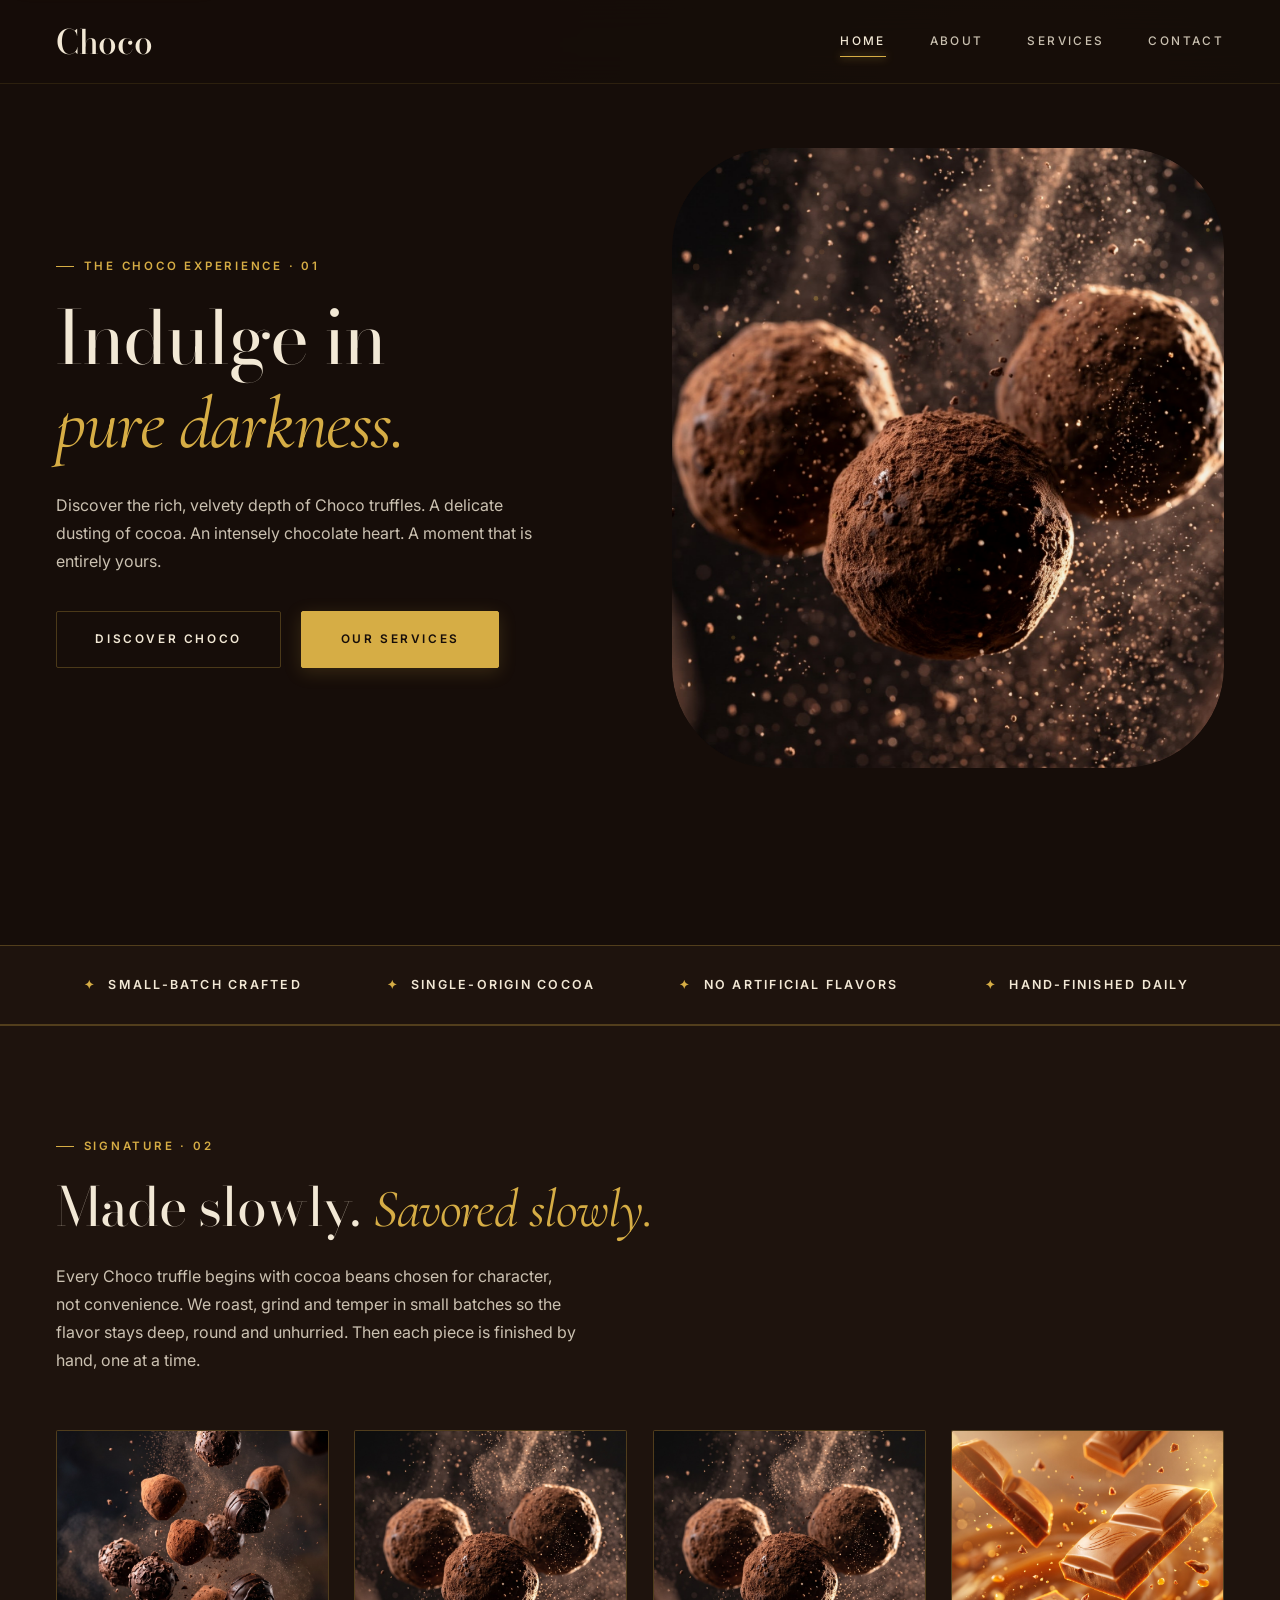
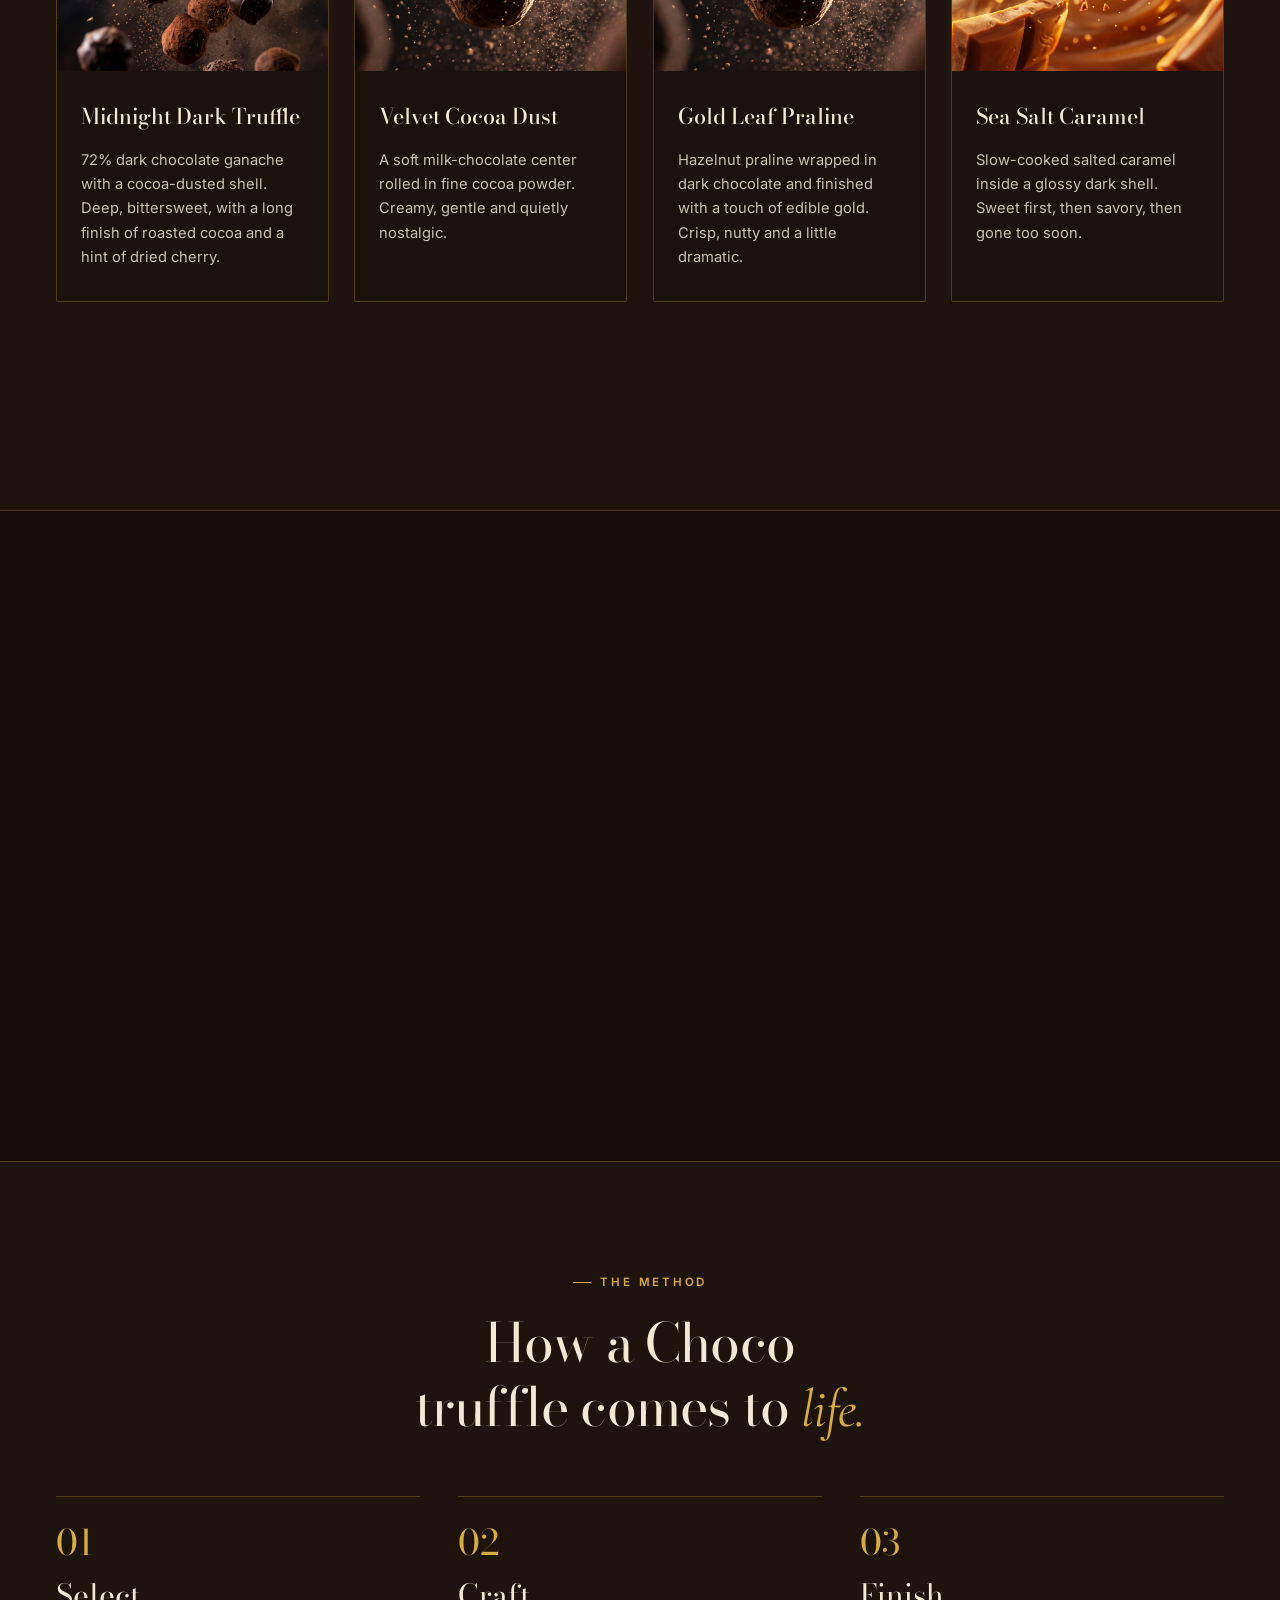
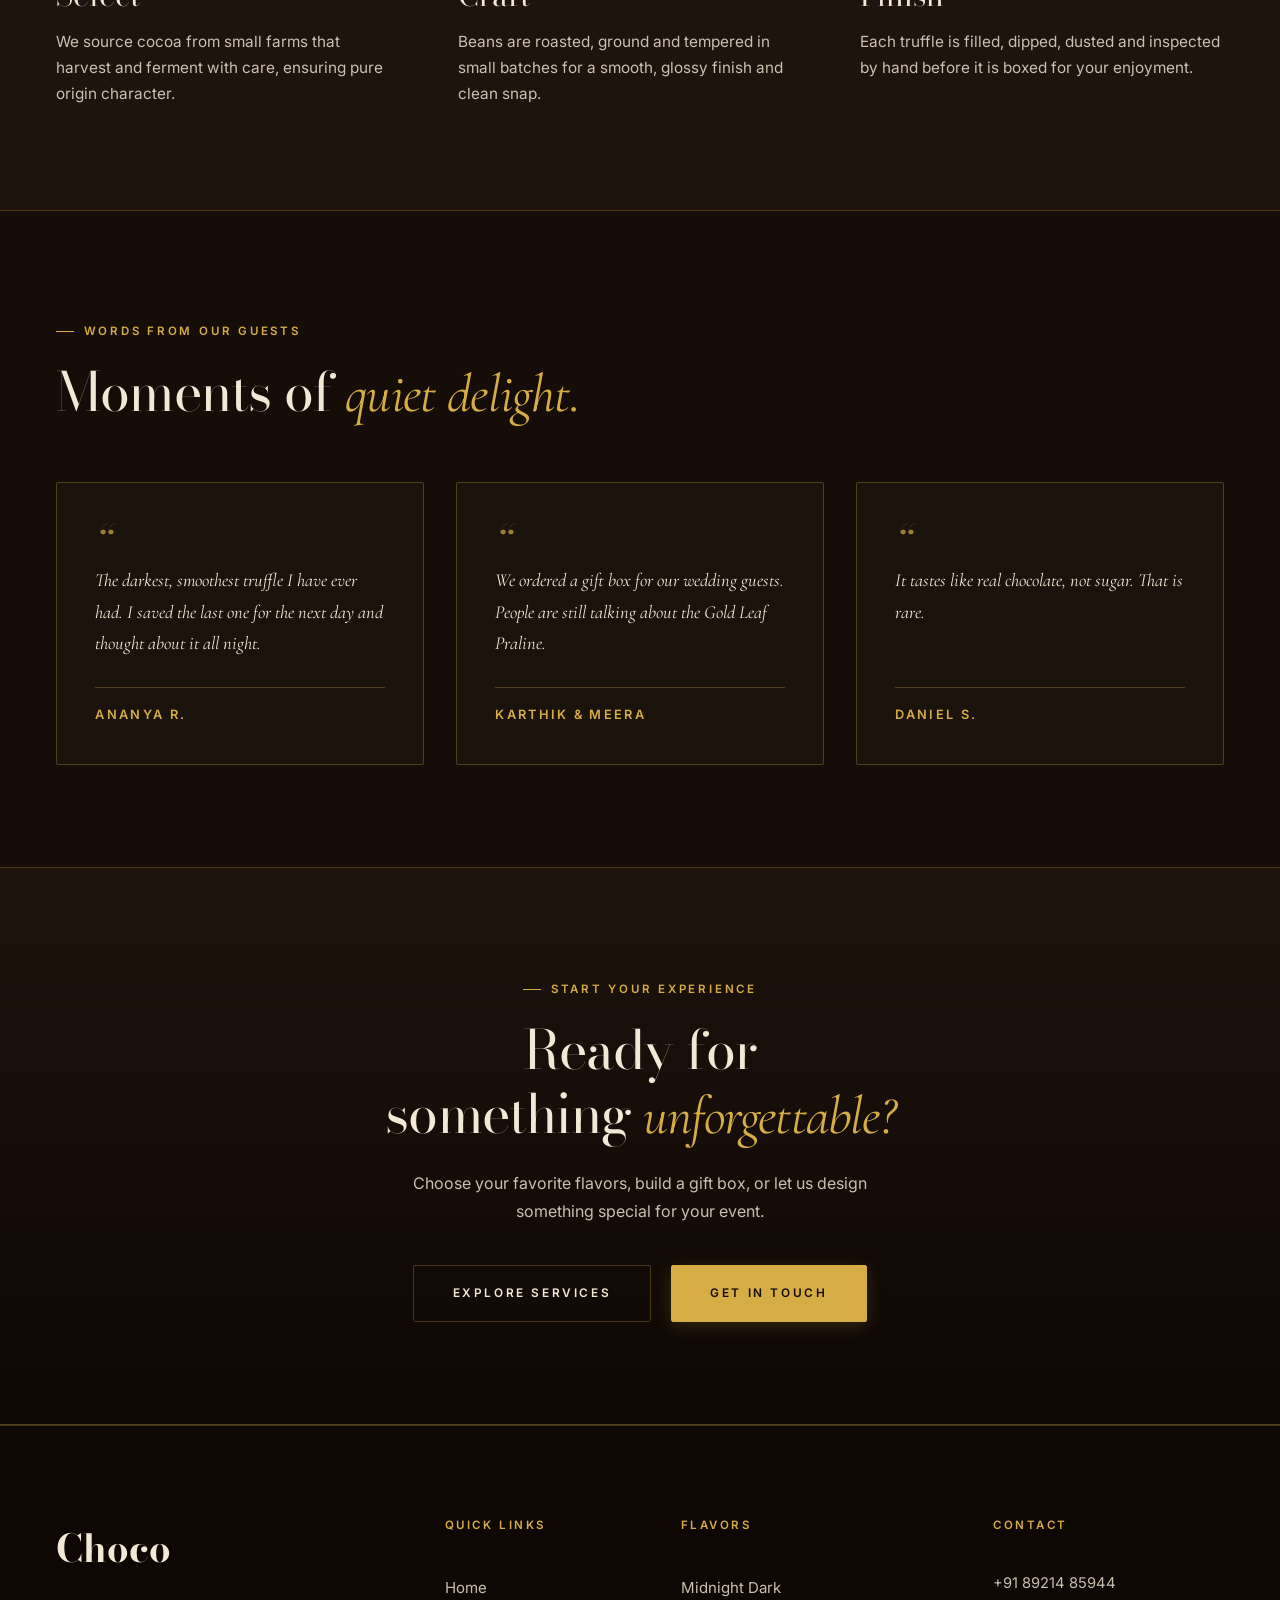
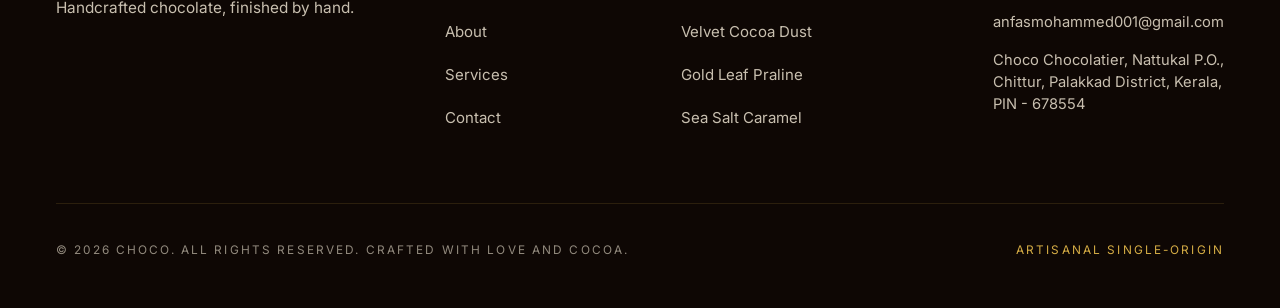
<file: index.html>
<!DOCTYPE html>
<html lang="en">
<head>
  <meta charset="UTF-8">
  <meta name="viewport" content="width=device-width, initial-scale=1.0">
  <meta name="description" content="Choco — Handcrafted artisanal luxury chocolate. Discover single-origin truffles made slowly and savored slowly.">
  <meta name="keywords" content="Choco, luxury chocolate, artisanal truffles, dark chocolate, single origin, handcrafted chocolate">
  <meta name="author" content="Choco">

  <!-- Open Graph -->
  <meta property="og:title" content="Choco — Indulge in Pure Darkness">
  <meta property="og:description" content="Discover the rich, velvety depth of Choco truffles. Small-batch crafted, single-origin cocoa, finished by hand daily.">
  <meta property="og:type" content="website">
  <meta property="og:image" content="assets/images/dark-truffles-poster.jpg">

  <title>Choco — Indulge in Pure Darkness</title>

  <!-- Google Fonts: Bodoni Moda (Headings), Cormorant Garamond (Italic Luxury), Inter (Body) -->
  <link rel="preconnect" href="https://fonts.googleapis.com">
  <link rel="preconnect" href="https://fonts.gstatic.com" crossorigin>
  <link href="https://fonts.googleapis.com/css2?family=Bodoni+Moda:ital,opsz,wght@0,6..96,400..900;1,6..96,400..900&family=Cormorant+Garamond:ital,wght@0,300..700;1,300..700&family=Inter:wght@300;400;500;600;700&display=swap" rel="stylesheet">

  <!-- Stylesheets -->
  <link rel="stylesheet" href="css/style.css?v=2.1">
  <link rel="stylesheet" href="css/animations.css">

  <link rel="icon" type="image/svg+xml" href="assets/icons/folder.svg">
</head>
<body>
  <!-- Accessibility Skip-Link -->
  <a href="#main-content" class="skip-to-content">Skip to content</a>

  <!-- Global Header Navigation -->
  <header class="site-header" role="banner">
    <div class="container nav-container">
      <a href="index.html" class="nav-brand" aria-label="Choco Home">Choco</a>

      <!-- Desktop Navigation Links -->
      <nav class="nav-links-desktop" role="navigation" aria-label="Main Navigation">
        <a href="index.html" class="nav-item-link active" aria-current="page">Home</a>
        <a href="about.html" class="nav-item-link">About</a>
        <a href="services.html" class="nav-item-link">Services</a>
        <a href="contact.html" class="nav-item-link">Contact</a>
      </nav>

      <!-- Mobile Hamburger Button -->
      <button type="button" class="hamburger-toggle" aria-label="Toggle navigation menu" aria-expanded="false" aria-controls="mobile-nav">
        <span class="hamburger-line"></span>
        <span class="hamburger-line"></span>
        <span class="hamburger-line"></span>
      </button>
    </div>
  </header>

  <!-- Mobile Navigation Drawer (Full-Screen Solid Luxury Overlay) -->
  <div id="mobile-nav" class="mobile-nav-drawer" role="dialog" aria-modal="true" aria-label="Mobile Navigation">
    <nav class="mobile-nav-list" aria-label="Mobile Navigation Links">
      <a href="index.html" class="mobile-nav-link active" aria-current="page">Home</a>
      <a href="about.html" class="mobile-nav-link">About</a>
      <a href="services.html" class="mobile-nav-link">Services</a>
      <a href="contact.html" class="mobile-nav-link">Contact</a>
    </nav>

    <div class="mobile-nav-footer">
      <div class="mobile-nav-contact">
        <span class="eyebrow" style="margin-bottom: 0.35rem; font-size: 0.72rem;">Atelier Concierge</span>
        <a href="tel:+918921485944" style="color: var(--color-gold); font-size: 0.95rem; text-decoration: none; display: block; margin-bottom: 0.2rem;">+91 89214 85944</a>
        <a href="mailto:anfasmohammed001@gmail.com" style="color: var(--color-ivory-secondary); font-size: 0.88rem; text-decoration: none; word-break: break-all;">anfasmohammed001@gmail.com</a>
      </div>
      <div class="social-links">
        <a href="https://instagram.com" target="_blank" rel="noopener noreferrer" class="social-link-icon" aria-label="Instagram">
          <svg width="22" height="22" viewBox="0 0 24 24" fill="none" stroke="currentColor" stroke-width="1.8" stroke-linecap="round" stroke-linejoin="round">
            <rect x="2" y="2" width="20" height="20" rx="5" ry="5"></rect>
            <path d="M16 11.37A4 4 0 1 1 12.63 8 4 4 0 0 1 16 11.37z"></path>
            <line x1="17.5" y1="6.5" x2="17.51" y2="6.5"></line>
          </svg>
        </a>
        <a href="https://facebook.com" target="_blank" rel="noopener noreferrer" class="social-link-icon" aria-label="Facebook">
          <svg width="22" height="22" viewBox="0 0 24 24" fill="currentColor">
            <path d="M18 2h-3a5 5 0 0 0-5 5v3H7v4h3v8h4v-8h3l1-4h-4V7a1 1 0 0 1 1-1h3z"></path>
          </svg>
        </a>
        <a href="https://wa.me/918921485944?text=Hello%20Choco" target="_blank" rel="noopener noreferrer" class="social-link-icon" aria-label="WhatsApp">
          <svg width="22" height="22" viewBox="0 0 24 24" fill="none" stroke="currentColor" stroke-width="1.8" stroke-linecap="round" stroke-linejoin="round">
            <path d="M21 11.5a8.38 8.38 0 0 1-.9 3.8 8.5 8.5 0 0 1-7.6 4.7 8.38 8.38 0 0 1-3.8-.9L3 21l1.9-5.7a8.38 8.38 0 0 1-.9-3.8 8.5 8.5 0 0 1 4.7-7.6 8.38 8.38 0 0 1 3.8-.9h.5a8.48 8.48 0 0 1 8 8v.5z"></path>
          </svg>
        </a>
      </div>
    </div>
  </div>

  <main id="main-content">

    <!-- =======================================================================
         SECTION 1: HERO (THE CHOCO EXPERIENCE · 01)
         ======================================================================= -->
    <section class="hero-experience" aria-label="The Choco Experience 01">
      <div class="container">
        <div class="hero-grid">

          <!-- Left Column: Typography & Action -->
          <div class="hero-content reveal-on-scroll">
            <span class="eyebrow">The Choco Experience · 01</span>
            <h1 class="heading-xl">Indulge in <em>pure darkness.</em></h1>
            <p class="body-lead">
              Discover the rich, velvety depth of Choco truffles. A delicate dusting of cocoa. An intensely chocolate heart. A moment that is entirely yours.
            </p>
            <div style="display: flex; gap: 1.25rem; align-items: center; flex-wrap: wrap;">
              <a href="about.html" class="btn btn-outline">Discover Choco</a>
              <a href="services.html" class="btn btn-primary">Our Services</a>
            </div>
          </div>

          <!-- Right Column: Transparent 3D Floating Chocolate Stage -->
          <div class="hero-interactive-stage" id="hero-stage" aria-label="Interactive 3D Floating Chocolate Truffles">
            <!-- Background Video Layer: Chocolate Truffles Floating in Milk Chocolate -->
            <video class="hero-video-layer" autoplay loop muted playsinline poster="assets/images/truffles-floating-in-milk-poster.jpg" preload="auto">
              <source src="assets/videos/chocolate-truffles-in-milk.mp4" type="video/mp4">
              <source src="assets/videos/Chocolate_truffles_floating_in_m…_a8e56839_1080p.mp4" type="video/mp4">
              <img src="assets/images/truffles-floating-in-milk-poster.jpg" alt="Chocolate truffles floating in milk chocolate animation">
            </video>

            <!-- Organic Cocoa Powder & Champagne Gold Dust Canvas -->
            <canvas class="hero-particle-canvas" id="hero-particle-canvas"></canvas>
          </div>

        </div>

        <!-- Meta Strip with Delicate Gold Accents -->
        <div class="hero-meta-strip reveal-on-scroll">
          <span>Dark Truffles</span>
          <span>Deep. Velvety. Unforgettable.</span>
        </div>
      </div>
    </section>

    <!-- =======================================================================
         SECTION 2: TRUST STRIP (4 Small Items in a Row)
         ======================================================================= -->
    <section class="trust-strip" aria-label="Choco Standards">
      <div class="container">
        <div class="trust-strip-grid">
          <div class="trust-item">Small-batch crafted</div>
          <div class="trust-item">Single-origin cocoa</div>
          <div class="trust-item">No artificial flavors</div>
          <div class="trust-item">Hand-finished daily</div>
        </div>
      </div>
    </section>

    <!-- =======================================================================
         SECTION 3: OUR SIGNATURE COLLECTION (SIGNATURE · 02)
         ======================================================================= -->
    <section class="section-collection" aria-label="Our Signature Collection">
      <div class="container">
        <div class="reveal-on-scroll">
          <span class="eyebrow">Signature · 02</span>
          <h2 class="heading-lg">Made slowly. <em>Savored slowly.</em></h2>
          <p class="body-lead">
            Every Choco truffle begins with cocoa beans chosen for character, not convenience. We roast, grind and temper in small batches so the flavor stays deep, round and unhurried. Then each piece is finished by hand, one at a time.
          </p>
        </div>

        <div class="signature-grid">
          <!-- Card 1: Midnight Dark Truffle -->
          <article class="signature-card reveal-on-scroll">
            <div class="signature-card-media">
              <img src="assets/images/dark-truffles-poster.jpg" alt="Midnight Dark Truffle" loading="lazy">
            </div>
            <div class="signature-card-body">
              <h3 class="signature-card-title">Midnight Dark Truffle</h3>
              <p class="signature-card-desc">
                72% dark chocolate ganache with a cocoa-dusted shell. Deep, bittersweet, with a long finish of roasted cocoa and a hint of dried cherry.
              </p>
            </div>
          </article>

          <!-- Card 2: Velvet Cocoa Dust -->
          <article class="signature-card reveal-on-scroll" style="animation-delay: 0.1s;">
            <div class="signature-card-media">
              <img src="assets/images/truffles-floating-in-milk-poster.jpg" alt="Velvet Cocoa Dust Truffle" loading="lazy">
            </div>
            <div class="signature-card-body">
              <h3 class="signature-card-title">Velvet Cocoa Dust</h3>
              <p class="signature-card-desc">
                A soft milk-chocolate center rolled in fine cocoa powder. Creamy, gentle and quietly nostalgic.
              </p>
            </div>
          </article>

          <!-- Card 3: Gold Leaf Praline -->
          <article class="signature-card reveal-on-scroll" style="animation-delay: 0.2s;">
            <div class="signature-card-media">
              <img src="assets/images/Chocolate_truffles_floating_with…_68b56a59_2K.jpg" alt="Gold Leaf Praline Truffle" loading="lazy">
            </div>
            <div class="signature-card-body">
              <h3 class="signature-card-title">Gold Leaf Praline</h3>
              <p class="signature-card-desc">
                Hazelnut praline wrapped in dark chocolate and finished with a touch of edible gold. Crisp, nutty and a little dramatic.
              </p>
            </div>
          </article>

          <!-- Card 4: Sea Salt Caramel -->
          <article class="signature-card reveal-on-scroll" style="animation-delay: 0.3s;">
            <div class="signature-card-media">
              <img src="assets/images/milk-chocolate-poster.jpg" alt="Sea Salt Caramel Truffle" loading="lazy">
            </div>
            <div class="signature-card-body">
              <h3 class="signature-card-title">Sea Salt Caramel</h3>
              <p class="signature-card-desc">
                Slow-cooked salted caramel inside a glossy dark shell. Sweet first, then savory, then gone too soon.
              </p>
            </div>
          </article>
        </div>

        <div style="margin-top: 3rem; text-align: center;" class="reveal-on-scroll">
          <a href="services.html#flavors" class="btn btn-outline">View All Flavors &rarr;</a>
        </div>
      </div>
    </section>

    <!-- =======================================================================
         SECTION 4: THE CHOCO DIFFERENCE (WHY CHOCO · 03)
         ======================================================================= -->
    <section class="section-difference" style="background-color: var(--color-espresso); padding: var(--section-pad-y) 0; border-top: 1px solid var(--color-gold-border);" aria-label="The Choco Difference">
      <div class="container">
        <div class="reveal-on-scroll">
          <span class="eyebrow">Why Choco · 03</span>
          <h2 class="heading-lg">Chocolate with <em>intention.</em></h2>
        </div>

        <div class="three-col-grid">
          <!-- Pillar 1 -->
          <article class="difference-card reveal-on-scroll">
            <span class="eyebrow" style="margin-bottom: 0.75rem;">Pillar 01</span>
            <h3 class="heading-md">Honest ingredients</h3>
            <p class="body-text">
              Cocoa, cocoa butter, cream, sugar and real flavors. Nothing we cannot pronounce, nothing that hides the taste of the chocolate itself.
            </p>
          </article>

          <!-- Pillar 2 -->
          <article class="difference-card reveal-on-scroll" style="animation-delay: 0.15s;">
            <span class="eyebrow" style="margin-bottom: 0.75rem;">Pillar 02</span>
            <h3 class="heading-md">Patient craft</h3>
            <p class="body-text">
              Our truffles rest, set and mature before they leave the kitchen. Good chocolate cannot be rushed, so we do not rush it.
            </p>
          </article>

          <!-- Pillar 3 -->
          <article class="difference-card reveal-on-scroll" style="animation-delay: 0.3s;">
            <span class="eyebrow" style="margin-bottom: 0.75rem;">Pillar 03</span>
            <h3 class="heading-md">Made to be shared</h3>
            <p class="body-text">
              From a single truffle for yourself to a hand-tied box for someone you love, every piece is made to turn an ordinary moment into a small occasion.
            </p>
          </article>
        </div>
      </div>
    </section>

    <!-- =======================================================================
         SECTION 5: A MOMENT IN THREE STEPS
         ======================================================================= -->
    <section class="section-steps" style="background-color: var(--color-espresso-surface); padding: var(--section-pad-y) 0; border-top: 1px solid var(--color-gold-border);" aria-label="How a Choco Truffle Comes to Life">
      <div class="container">
        <div class="reveal-on-scroll" style="text-align: center; max-width: 700px; margin: 0 auto 1rem;">
          <span class="eyebrow">The Method</span>
          <h2 class="heading-lg">How a Choco truffle comes to <em>life.</em></h2>
        </div>

        <div class="three-col-grid">
          <!-- Step 1 -->
          <article class="step-card reveal-on-scroll">
            <div class="step-number">01</div>
            <h3 class="heading-md">Select</h3>
            <p class="body-text">
              We source cocoa from small farms that harvest and ferment with care, ensuring pure origin character.
            </p>
          </article>

          <!-- Step 2 -->
          <article class="step-card reveal-on-scroll" style="animation-delay: 0.15s;">
            <div class="step-number">02</div>
            <h3 class="heading-md">Craft</h3>
            <p class="body-text">
              Beans are roasted, ground and tempered in small batches for a smooth, glossy finish and clean snap.
            </p>
          </article>

          <!-- Step 3 -->
          <article class="step-card reveal-on-scroll" style="animation-delay: 0.3s;">
            <div class="step-number">03</div>
            <h3 class="heading-md">Finish</h3>
            <p class="body-text">
              Each truffle is filled, dipped, dusted and inspected by hand before it is boxed for your enjoyment.
            </p>
          </article>
        </div>
      </div>
    </section>

    <!-- =======================================================================
         SECTION 6: TESTIMONIALS
         ======================================================================= -->
    <section class="section-testimonials" style="background-color: var(--color-espresso); padding: var(--section-pad-y) 0; border-top: 1px solid var(--color-gold-border);" aria-label="Customer Testimonials">
      <div class="container">
        <div class="reveal-on-scroll">
          <span class="eyebrow">Words from Our Guests</span>
          <h2 class="heading-lg">Moments of <em>quiet delight.</em></h2>
        </div>

        <div class="testimonials-grid">
          <!-- Testimonial 1 -->
          <article class="testimonial-card reveal-on-scroll">
            <p class="testimonial-quote">
              The darkest, smoothest truffle I have ever had. I saved the last one for the next day and thought about it all night.
            </p>
            <div class="testimonial-author">Ananya R.</div>
          </article>

          <!-- Testimonial 2 -->
          <article class="testimonial-card reveal-on-scroll" style="animation-delay: 0.15s;">
            <p class="testimonial-quote">
              We ordered a gift box for our wedding guests. People are still talking about the Gold Leaf Praline.
            </p>
            <div class="testimonial-author">Karthik &amp; Meera</div>
          </article>

          <!-- Testimonial 3 -->
          <article class="testimonial-card reveal-on-scroll" style="animation-delay: 0.3s;">
            <p class="testimonial-quote">
              It tastes like real chocolate, not sugar. That is rare.
            </p>
            <div class="testimonial-author">Daniel S.</div>
          </article>
        </div>
      </div>
    </section>

    <!-- =======================================================================
         SECTION 7: CALL TO ACTION BAND
         ======================================================================= -->
    <section class="cta-band" aria-label="Call to Action">
      <div class="container reveal-on-scroll">
        <span class="eyebrow">Start Your Experience</span>
        <h2 class="heading-lg">Ready for something <em>unforgettable?</em></h2>
        <p class="body-lead">
          Choose your favorite flavors, build a gift box, or let us design something special for your event.
        </p>
        <div class="cta-actions">
          <a href="services.html" class="btn btn-outline">Explore Services</a>
          <a href="contact.html" class="btn btn-primary">Get in Touch</a>
        </div>
      </div>
    </section>

  </main>

  <!-- =========================================================================
       GLOBAL LUXURY FOOTER (MATCHING ALL 4 PAGES)
       ========================================================================= -->
  <footer class="site-footer" role="contentinfo">
    <div class="container">
      <div class="footer-top-grid">

        <!-- Column 1: Brand & Tagline -->
        <div class="footer-brand-col">
          <h2 class="footer-brand">Choco</h2>
          <p class="footer-tagline">Handcrafted chocolate, finished by hand.</p>
        </div>

        <!-- Column 2: Quick Links -->
        <nav class="footer-nav-col" aria-label="Footer Navigation">
          <span class="footer-nav-title">Quick Links</span>
          <a href="index.html" class="footer-nav-link">Home</a>
          <a href="about.html" class="footer-nav-link">About</a>
          <a href="services.html" class="footer-nav-link">Services</a>
          <a href="contact.html" class="footer-nav-link">Contact</a>
        </nav>

        <!-- Column 3: Flavors -->
        <div class="footer-nav-col" aria-label="Signature Flavors">
          <span class="footer-nav-title">Flavors</span>
          <a href="services.html#flavors" class="footer-nav-link">Midnight Dark</a>
          <a href="services.html#flavors" class="footer-nav-link">Velvet Cocoa Dust</a>
          <a href="services.html#flavors" class="footer-nav-link">Gold Leaf Praline</a>
          <a href="services.html#flavors" class="footer-nav-link">Sea Salt Caramel</a>
        </div>

        <!-- Column 4: Contact -->
        <div class="footer-contact-col">
          <span class="footer-nav-title">Contact</span>
          <a href="tel:+918921485944" class="footer-contact-link">+91 89214 85944</a>
          <a href="mailto:anfasmohammed001@gmail.com" class="footer-contact-link">anfasmohammed001@gmail.com</a>
          <p class="footer-contact-item">Choco Chocolatier, Nattukal P.O., Chittur, Palakkad District, Kerala, PIN - 678554</p>
        </div>

      </div>

      <div class="footer-bottom">
        <p>&copy; 2026 Choco. All rights reserved. Crafted with love and cocoa.</p>
        <p style="color: var(--color-gold);">ARTISANAL SINGLE-ORIGIN</p>
      </div>
    </div>
  </footer>

  <!-- Scripts -->
  <script src="js/main.js"></script>
  <script src="js/hero-choc-3d.js"></script>
</body>
</html>
</file>
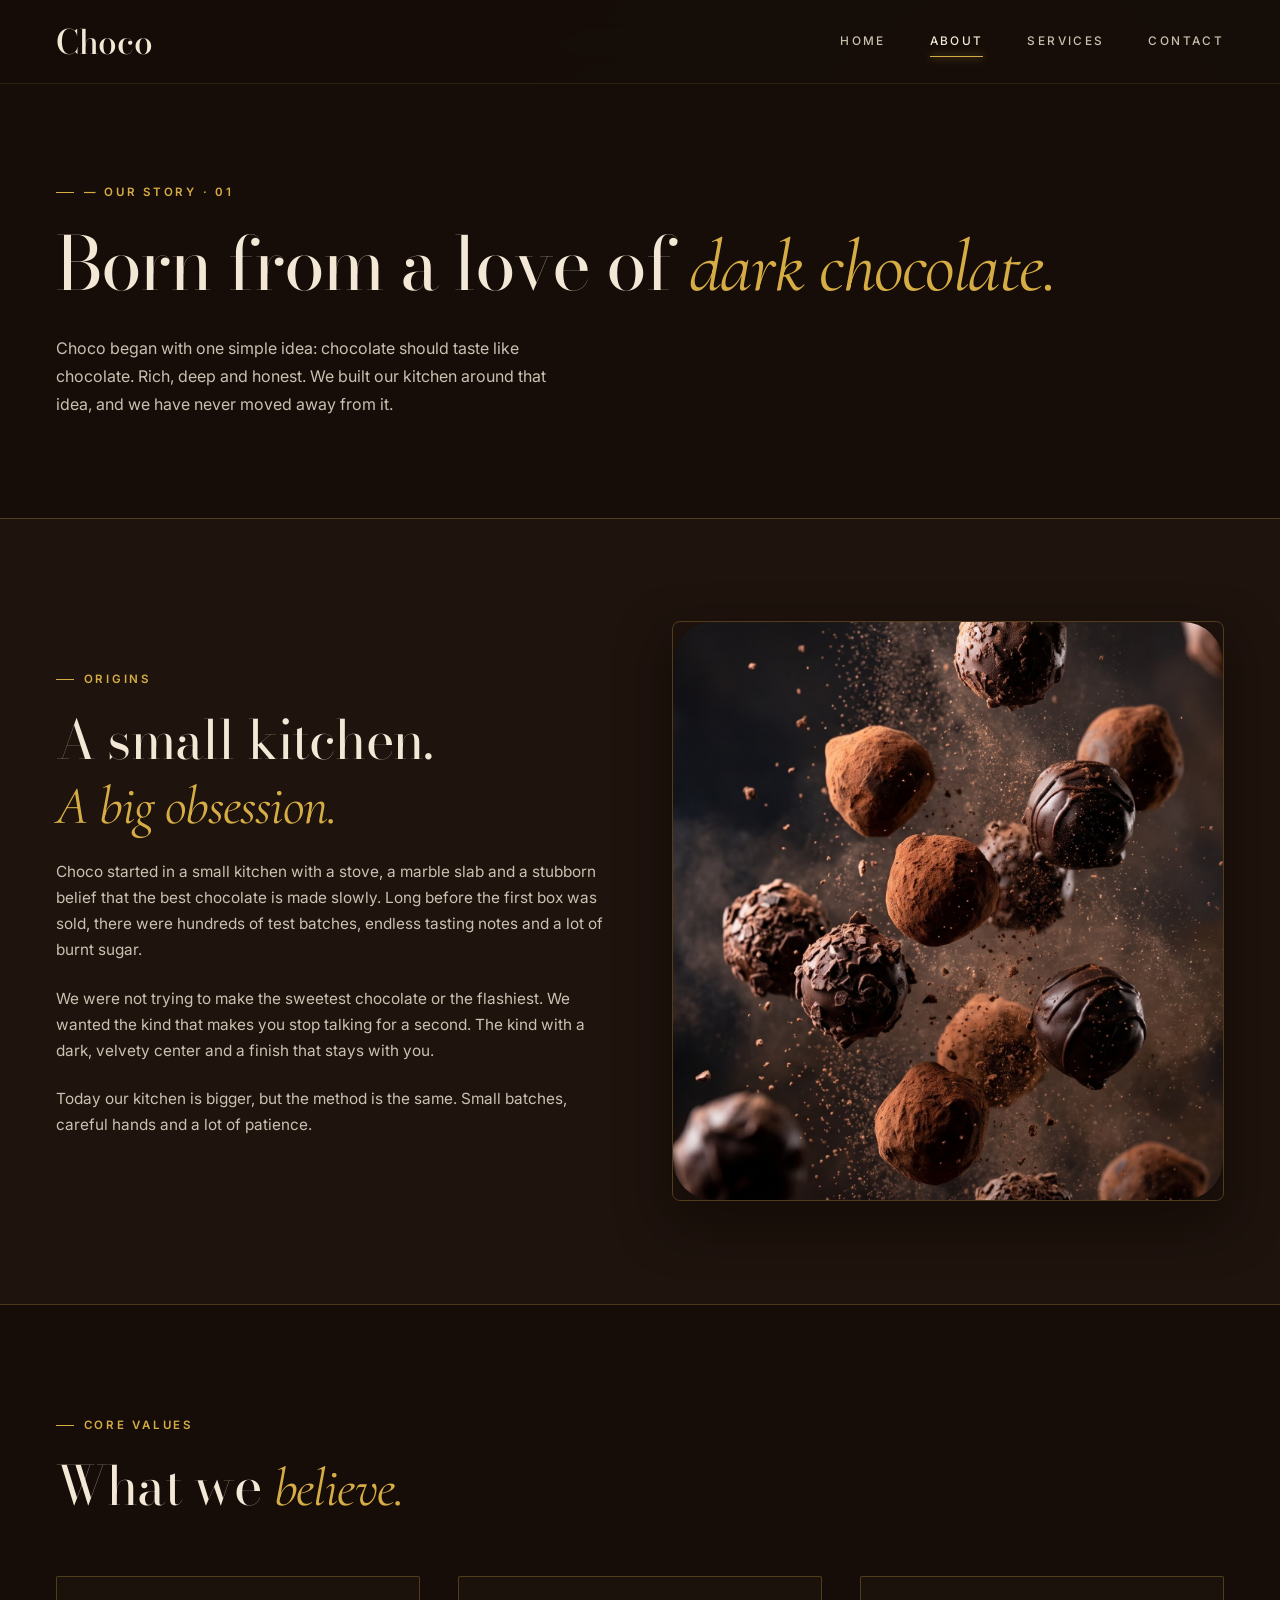
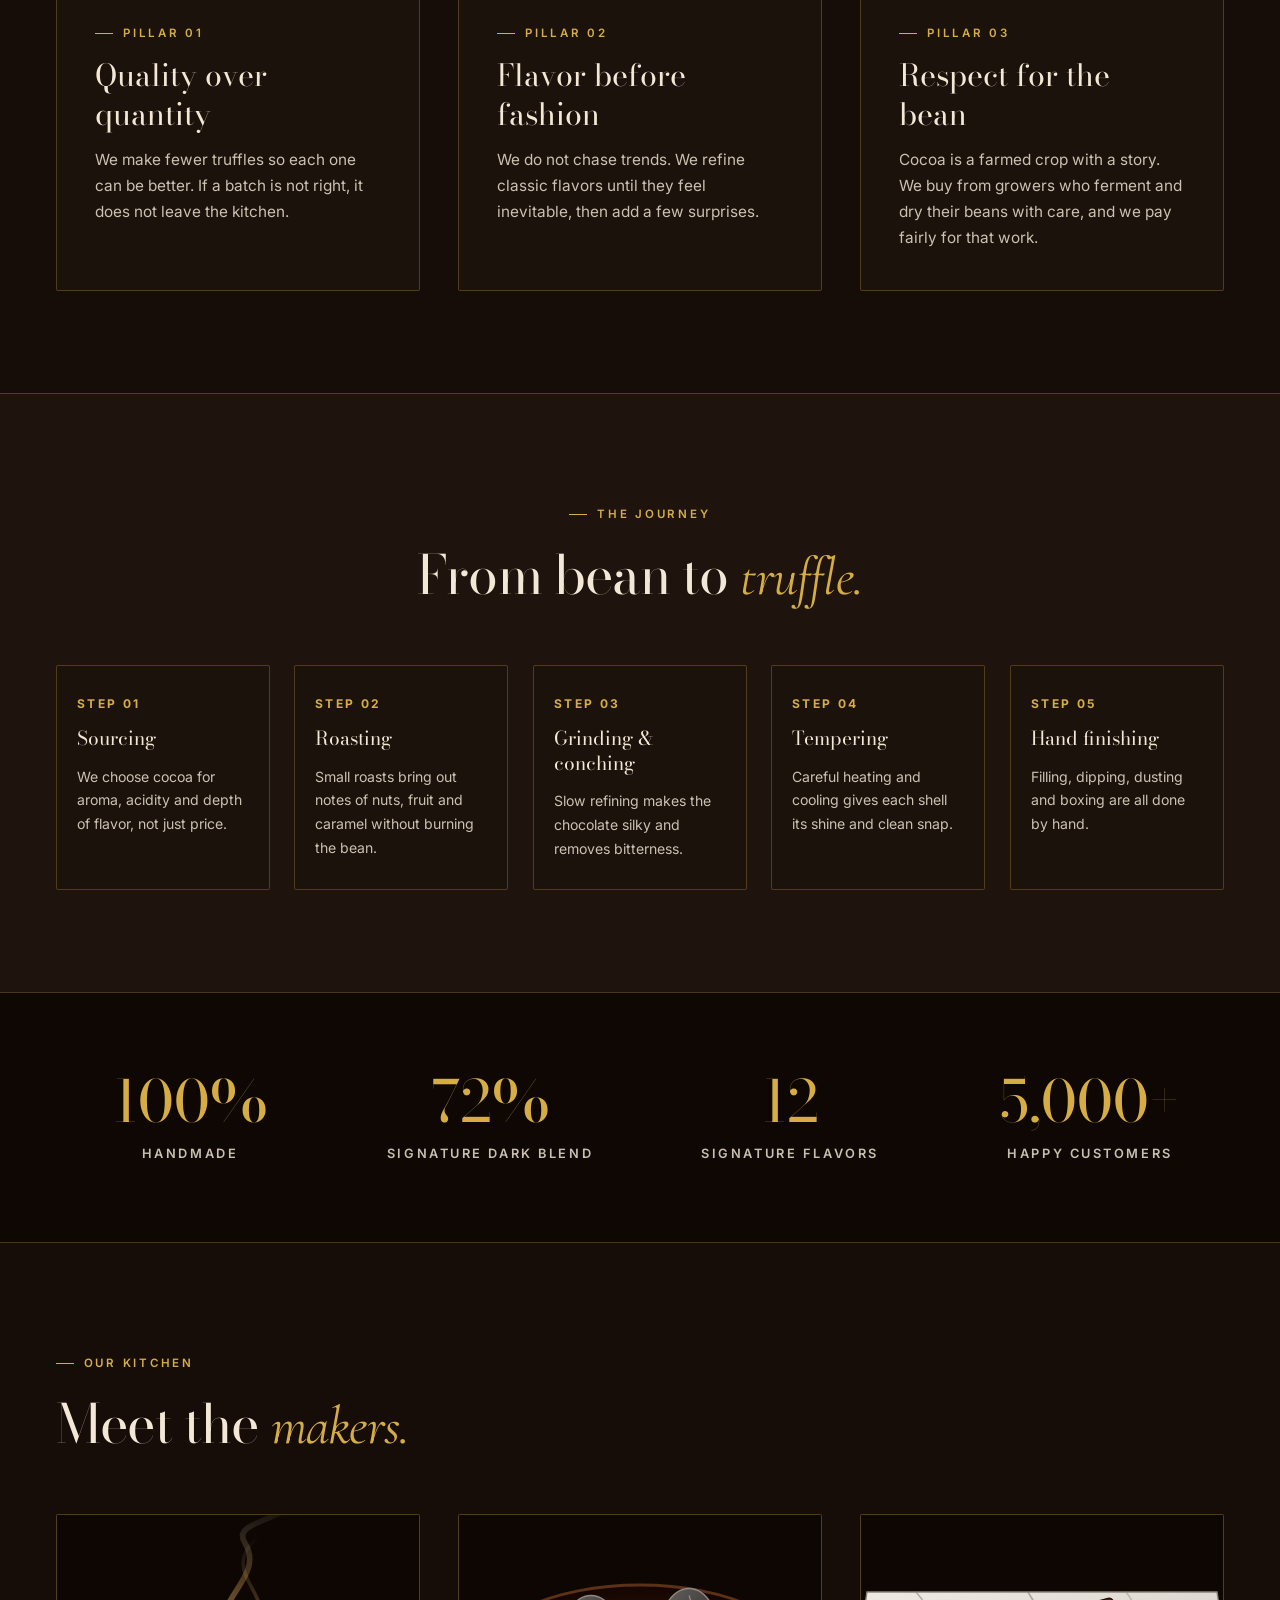
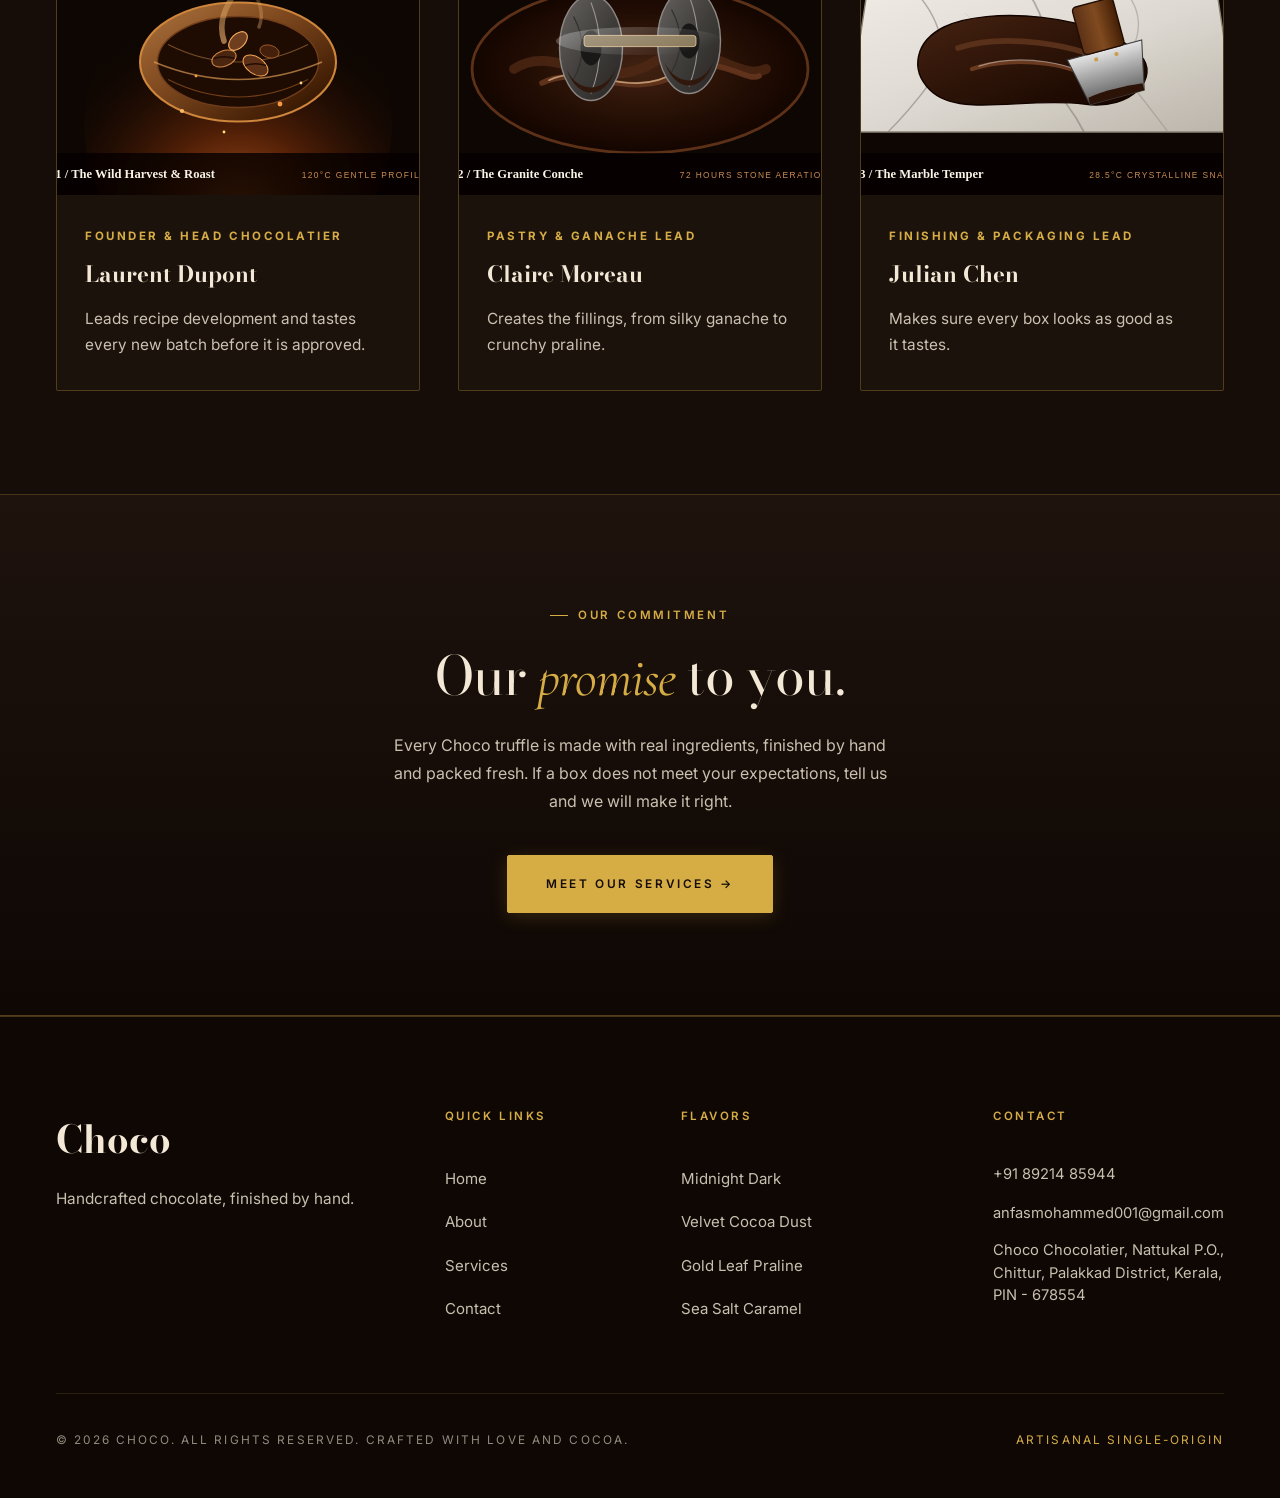
<file: about.html>
<!DOCTYPE html>
<html lang="en">
<head>
  <meta charset="UTF-8">
  <meta name="viewport" content="width=device-width, initial-scale=1.0">
  <meta name="description" content="About Choco — Born from a love of dark chocolate. Discover our philosophy, our makers, and how we craft truffles from bean to box.">
  <meta name="keywords" content="About Choco, artisanal chocolatiers, single origin cacao, dark chocolate craft, bean to truffle">
  <meta name="author" content="Choco">

  <!-- Open Graph -->
  <meta property="og:title" content="About Choco — Born from a Love of Dark Chocolate">
  <meta property="og:description" content="Choco began with one simple idea: chocolate should taste like chocolate. Rich, deep and honest.">
  <meta property="og:type" content="website">
  <meta property="og:image" content="assets/images/dark-truffles-poster.jpg">

  <title>About Choco — Born from a Love of Dark Chocolate</title>

  <!-- Google Fonts: Bodoni Moda (Headings), Cormorant Garamond (Italic Luxury), Inter (Body) -->
  <link rel="preconnect" href="https://fonts.googleapis.com">
  <link rel="preconnect" href="https://fonts.gstatic.com" crossorigin>
  <link href="https://fonts.googleapis.com/css2?family=Bodoni+Moda:ital,opsz,wght@0,6..96,400..900;1,6..96,400..900&family=Cormorant+Garamond:ital,wght@0,300..700;1,300..700&family=Inter:wght@300;400;500;600;700&display=swap" rel="stylesheet">

  <!-- Stylesheets -->
  <link rel="stylesheet" href="css/style.css?v=2.1">
  <link rel="stylesheet" href="css/animations.css">

  <link rel="icon" type="image/svg+xml" href="assets/icons/folder.svg">
</head>
<body>
  <!-- Accessibility Skip-Link -->
  <a href="#main-content" class="skip-to-content">Skip to content</a>

  <!-- Global Header Navigation -->
  <header class="site-header" role="banner">
    <div class="container nav-container">
      <a href="index.html" class="nav-brand" aria-label="Choco Home">Choco</a>

      <!-- Desktop Navigation Links -->
      <nav class="nav-links-desktop" role="navigation" aria-label="Main Navigation">
        <a href="index.html" class="nav-item-link">Home</a>
        <a href="about.html" class="nav-item-link active" aria-current="page">About</a>
        <a href="services.html" class="nav-item-link">Services</a>
        <a href="contact.html" class="nav-item-link">Contact</a>
      </nav>

      <!-- Mobile Hamburger Button -->
      <button type="button" class="hamburger-toggle" aria-label="Toggle navigation menu" aria-expanded="false" aria-controls="mobile-nav">
        <span class="hamburger-line"></span>
        <span class="hamburger-line"></span>
        <span class="hamburger-line"></span>
      </button>
    </div>
  </header>

  <!-- Mobile Navigation Drawer (Full-Screen Solid Luxury Overlay) -->
  <div id="mobile-nav" class="mobile-nav-drawer" role="dialog" aria-modal="true" aria-label="Mobile Navigation">
    <nav class="mobile-nav-list" aria-label="Mobile Navigation Links">
      <a href="index.html" class="mobile-nav-link">Home</a>
      <a href="about.html" class="mobile-nav-link active" aria-current="page">About</a>
      <a href="services.html" class="mobile-nav-link">Services</a>
      <a href="contact.html" class="mobile-nav-link">Contact</a>
    </nav>

    <div class="mobile-nav-footer">
      <div class="mobile-nav-contact">
        <span class="eyebrow" style="margin-bottom: 0.35rem; font-size: 0.72rem;">Atelier Concierge</span>
        <a href="tel:+918921485944" style="color: var(--color-gold); font-size: 0.95rem; text-decoration: none; display: block; margin-bottom: 0.2rem;">+91 89214 85944</a>
        <a href="mailto:anfasmohammed001@gmail.com" style="color: var(--color-ivory-secondary); font-size: 0.88rem; text-decoration: none; word-break: break-all;">anfasmohammed001@gmail.com</a>
      </div>
      <div class="social-links">
        <a href="https://instagram.com" target="_blank" rel="noopener noreferrer" class="social-link-icon" aria-label="Instagram">
          <svg width="22" height="22" viewBox="0 0 24 24" fill="none" stroke="currentColor" stroke-width="1.8" stroke-linecap="round" stroke-linejoin="round">
            <rect x="2" y="2" width="20" height="20" rx="5" ry="5"></rect>
            <path d="M16 11.37A4 4 0 1 1 12.63 8 4 4 0 0 1 16 11.37z"></path>
            <line x1="17.5" y1="6.5" x2="17.51" y2="6.5"></line>
          </svg>
        </a>
        <a href="https://facebook.com" target="_blank" rel="noopener noreferrer" class="social-link-icon" aria-label="Facebook">
          <svg width="22" height="22" viewBox="0 0 24 24" fill="currentColor">
            <path d="M18 2h-3a5 5 0 0 0-5 5v3H7v4h3v8h4v-8h3l1-4h-4V7a1 1 0 0 1 1-1h3z"></path>
          </svg>
        </a>
        <a href="https://wa.me/918921485944?text=Hello%20Choco" target="_blank" rel="noopener noreferrer" class="social-link-icon" aria-label="WhatsApp">
          <svg width="22" height="22" viewBox="0 0 24 24" fill="none" stroke="currentColor" stroke-width="1.8" stroke-linecap="round" stroke-linejoin="round">
            <path d="M21 11.5a8.38 8.38 0 0 1-.9 3.8 8.5 8.5 0 0 1-7.6 4.7 8.38 8.38 0 0 1-3.8-.9L3 21l1.9-5.7a8.38 8.38 0 0 1-.9-3.8 8.5 8.5 0 0 1 4.7-7.6 8.38 8.38 0 0 1 3.8-.9h.5a8.48 8.48 0 0 1 8 8v.5z"></path>
          </svg>
        </a>
      </div>
    </div>
  </div>

  <main id="main-content">

    <!-- =======================================================================
         PAGE HERO: OUR STORY · 01
         ======================================================================= -->
    <section class="about-hero" aria-label="Our Story Introduction">
      <div class="container reveal-on-scroll">
        <span class="eyebrow">— Our Story · 01</span>
        <h1 class="heading-xl">Born from a love of <em>dark chocolate.</em></h1>
        <p class="body-lead">
          Choco began with one simple idea: chocolate should taste like chocolate. Rich, deep and honest. We built our kitchen around that idea, and we have never moved away from it.
        </p>
      </div>
    </section>

    <!-- =======================================================================
         SECTION: THE BEGINNING (Text Left, Image Right)
         ======================================================================= -->
    <section class="about-story-split" aria-label="The Beginning">
      <div class="container">
        <div class="story-split-grid">

          <div class="story-content-col reveal-on-scroll">
            <span class="eyebrow">Origins</span>
            <h2 class="heading-lg">A small kitchen. <em>A big obsession.</em></h2>
            <div class="story-content-paragraphs">
              <p class="body-text">
                Choco started in a small kitchen with a stove, a marble slab and a stubborn belief that the best chocolate is made slowly. Long before the first box was sold, there were hundreds of test batches, endless tasting notes and a lot of burnt sugar.
              </p>
              <p class="body-text">
                We were not trying to make the sweetest chocolate or the flashiest. We wanted the kind that makes you stop talking for a second. The kind with a dark, velvety center and a finish that stays with you.
              </p>
              <p class="body-text">
                Today our kitchen is bigger, but the method is the same. Small batches, careful hands and a lot of patience.
              </p>
            </div>
          </div>

          <div class="story-image-box reveal-on-scroll" style="animation-delay: 0.15s;">
            <img src="assets/images/dark-truffles-poster.jpg" alt="Handcrafted Choco dark truffles dusted with rich cocoa powder" class="img-rounded-luxury" loading="lazy">
          </div>

        </div>
      </div>
    </section>

    <!-- =======================================================================
         SECTION: OUR PHILOSOPHY (3 Pillars)
         ======================================================================= -->
    <section class="about-philosophy" style="background-color: var(--color-espresso); padding: var(--section-pad-y) 0; border-top: 1px solid var(--color-gold-border);" aria-label="Our Philosophy">
      <div class="container">
        <div class="reveal-on-scroll">
          <span class="eyebrow">Core Values</span>
          <h2 class="heading-lg">What we <em>believe.</em></h2>
        </div>

        <div class="three-col-grid">
          <!-- Pillar 1 -->
          <article class="difference-card reveal-on-scroll">
            <span class="eyebrow" style="margin-bottom: 0.75rem;">Pillar 01</span>
            <h3 class="heading-md">Quality over quantity</h3>
            <p class="body-text">
              We make fewer truffles so each one can be better. If a batch is not right, it does not leave the kitchen.
            </p>
          </article>

          <!-- Pillar 2 -->
          <article class="difference-card reveal-on-scroll" style="animation-delay: 0.15s;">
            <span class="eyebrow" style="margin-bottom: 0.75rem;">Pillar 02</span>
            <h3 class="heading-md">Flavor before fashion</h3>
            <p class="body-text">
              We do not chase trends. We refine classic flavors until they feel inevitable, then add a few surprises.
            </p>
          </article>

          <!-- Pillar 3 -->
          <article class="difference-card reveal-on-scroll" style="animation-delay: 0.3s;">
            <span class="eyebrow" style="margin-bottom: 0.75rem;">Pillar 03</span>
            <h3 class="heading-md">Respect for the bean</h3>
            <p class="body-text">
              Cocoa is a farmed crop with a story. We buy from growers who ferment and dry their beans with care, and we pay fairly for that work.
            </p>
          </article>
        </div>
      </div>
    </section>

    <!-- =======================================================================
         SECTION: FROM BEAN TO TRUFFLE (Timeline, 5 Steps)
         ======================================================================= -->
    <section class="about-process" style="background-color: var(--color-espresso-surface); padding: var(--section-pad-y) 0; border-top: 1px solid var(--color-gold-border);" aria-label="From Bean to Truffle Process">
      <div class="container">
        <div class="reveal-on-scroll" style="text-align: center; max-width: 680px; margin: 0 auto;">
          <span class="eyebrow">The Journey</span>
          <h2 class="heading-lg">From bean to <em>truffle.</em></h2>
        </div>

        <div class="timeline-grid">
          <!-- Step 1 -->
          <div class="timeline-step reveal-on-scroll">
            <div class="timeline-step-num">STEP 01</div>
            <h3 class="heading-md" style="font-size: 1.2rem;">Sourcing</h3>
            <p class="body-text" style="font-size: 0.88rem;">
              We choose cocoa for aroma, acidity and depth of flavor, not just price.
            </p>
          </div>

          <!-- Step 2 -->
          <div class="timeline-step reveal-on-scroll" style="animation-delay: 0.1s;">
            <div class="timeline-step-num">STEP 02</div>
            <h3 class="heading-md" style="font-size: 1.2rem;">Roasting</h3>
            <p class="body-text" style="font-size: 0.88rem;">
              Small roasts bring out notes of nuts, fruit and caramel without burning the bean.
            </p>
          </div>

          <!-- Step 3 -->
          <div class="timeline-step reveal-on-scroll" style="animation-delay: 0.2s;">
            <div class="timeline-step-num">STEP 03</div>
            <h3 class="heading-md" style="font-size: 1.2rem;">Grinding &amp; conching</h3>
            <p class="body-text" style="font-size: 0.88rem;">
              Slow refining makes the chocolate silky and removes bitterness.
            </p>
          </div>

          <!-- Step 4 -->
          <div class="timeline-step reveal-on-scroll" style="animation-delay: 0.3s;">
            <div class="timeline-step-num">STEP 04</div>
            <h3 class="heading-md" style="font-size: 1.2rem;">Tempering</h3>
            <p class="body-text" style="font-size: 0.88rem;">
              Careful heating and cooling gives each shell its shine and clean snap.
            </p>
          </div>

          <!-- Step 5 -->
          <div class="timeline-step reveal-on-scroll" style="animation-delay: 0.4s;">
            <div class="timeline-step-num">STEP 05</div>
            <h3 class="heading-md" style="font-size: 1.2rem;">Hand finishing</h3>
            <p class="body-text" style="font-size: 0.88rem;">
              Filling, dipping, dusting and boxing are all done by hand.
            </p>
          </div>
        </div>
      </div>
    </section>

    <!-- =======================================================================
         SECTION: BY THE NUMBERS (4 Counters)
         ======================================================================= -->
    <section class="numbers-band" aria-label="By the Numbers">
      <div class="container">
        <div class="numbers-grid reveal-on-scroll">
          <div class="number-item">
            <div class="number-item-val">100%</div>
            <div class="number-item-label">Handmade</div>
          </div>
          <div class="number-item">
            <div class="number-item-val">72%</div>
            <div class="number-item-label">Signature Dark Blend</div>
          </div>
          <div class="number-item">
            <div class="number-item-val">12</div>
            <div class="number-item-label">Signature Flavors</div>
          </div>
          <div class="number-item">
            <div class="number-item-val">5,000+</div>
            <div class="number-item-label">Happy Customers</div>
          </div>
        </div>
      </div>
    </section>

    <!-- =======================================================================
         SECTION: MEET THE MAKERS (3 Profile Cards)
         ======================================================================= -->
    <section class="about-makers-section" style="background-color: var(--color-espresso); padding: var(--section-pad-y) 0;" aria-label="Meet the Makers">
      <div class="container">
        <div class="reveal-on-scroll">
          <span class="eyebrow">Our Kitchen</span>
          <h2 class="heading-lg">Meet the <em>makers.</em></h2>
        </div>

        <div class="makers-grid">
          <!-- Maker 1 -->
          <!-- Placeholder name: can be replaced later -->
          <article class="maker-card reveal-on-scroll">
            <div class="maker-avatar">
              <img src="assets/images/craft-roasting.svg" alt="Founder and Head Chocolatier craft illustration" loading="lazy">
            </div>
            <div class="maker-body">
              <span class="maker-role">Founder &amp; Head Chocolatier</span>
              <h3 class="maker-name">Laurent Dupont</h3>
              <p class="body-text">
                Leads recipe development and tastes every new batch before it is approved.
              </p>
            </div>
          </article>

          <!-- Maker 2 -->
          <!-- Placeholder name: can be replaced later -->
          <article class="maker-card reveal-on-scroll" style="animation-delay: 0.15s;">
            <div class="maker-avatar">
              <img src="assets/images/craft-conching.svg" alt="Pastry and Ganache Lead craft illustration" loading="lazy">
            </div>
            <div class="maker-body">
              <span class="maker-role">Pastry &amp; Ganache Lead</span>
              <h3 class="maker-name">Claire Moreau</h3>
              <p class="body-text">
                Creates the fillings, from silky ganache to crunchy praline.
              </p>
            </div>
          </article>

          <!-- Maker 3 -->
          <!-- Placeholder name: can be replaced later -->
          <article class="maker-card reveal-on-scroll" style="animation-delay: 0.3s;">
            <div class="maker-avatar">
              <img src="assets/images/craft-tempering.svg" alt="Finishing and Packaging Lead craft illustration" loading="lazy">
            </div>
            <div class="maker-body">
              <span class="maker-role">Finishing &amp; Packaging Lead</span>
              <h3 class="maker-name">Julian Chen</h3>
              <p class="body-text">
                Makes sure every box looks as good as it tastes.
              </p>
            </div>
          </article>
        </div>
      </div>
    </section>

    <!-- =======================================================================
         SECTION: OUR PROMISE
         ======================================================================= -->
    <section class="cta-band" aria-label="Our Promise">
      <div class="container reveal-on-scroll">
        <span class="eyebrow">Our Commitment</span>
        <h2 class="heading-lg">Our <em>promise</em> to you.</h2>
        <p class="body-lead">
          Every Choco truffle is made with real ingredients, finished by hand and packed fresh. If a box does not meet your expectations, tell us and we will make it right.
        </p>
        <div class="cta-actions">
          <a href="services.html" class="btn btn-primary">Meet Our Services &rarr;</a>
        </div>
      </div>
    </section>

  </main>

  <!-- =========================================================================
       GLOBAL LUXURY FOOTER (MATCHING ALL 4 PAGES)
       ========================================================================= -->
  <footer class="site-footer" role="contentinfo">
    <div class="container">
      <div class="footer-top-grid">

        <!-- Column 1: Brand & Tagline -->
        <div class="footer-brand-col">
          <h2 class="footer-brand">Choco</h2>
          <p class="footer-tagline">Handcrafted chocolate, finished by hand.</p>
        </div>

        <!-- Column 2: Quick Links -->
        <nav class="footer-nav-col" aria-label="Footer Navigation">
          <span class="footer-nav-title">Quick Links</span>
          <a href="index.html" class="footer-nav-link">Home</a>
          <a href="about.html" class="footer-nav-link">About</a>
          <a href="services.html" class="footer-nav-link">Services</a>
          <a href="contact.html" class="footer-nav-link">Contact</a>
        </nav>

        <!-- Column 3: Flavors -->
        <div class="footer-nav-col" aria-label="Signature Flavors">
          <span class="footer-nav-title">Flavors</span>
          <a href="services.html#flavors" class="footer-nav-link">Midnight Dark</a>
          <a href="services.html#flavors" class="footer-nav-link">Velvet Cocoa Dust</a>
          <a href="services.html#flavors" class="footer-nav-link">Gold Leaf Praline</a>
          <a href="services.html#flavors" class="footer-nav-link">Sea Salt Caramel</a>
        </div>

        <!-- Column 4: Contact -->
        <div class="footer-contact-col">
          <span class="footer-nav-title">Contact</span>
          <a href="tel:+918921485944" class="footer-contact-link">+91 89214 85944</a>
          <a href="mailto:anfasmohammed001@gmail.com" class="footer-contact-link">anfasmohammed001@gmail.com</a>
          <p class="footer-contact-item">Choco Chocolatier, Nattukal P.O., Chittur, Palakkad District, Kerala, PIN - 678554</p>
        </div>

      </div>

      <div class="footer-bottom">
        <p>&copy; 2026 Choco. All rights reserved. Crafted with love and cocoa.</p>
        <p style="color: var(--color-gold);">ARTISANAL SINGLE-ORIGIN</p>
      </div>
    </div>
  </footer>

  <!-- Scripts -->
  <script src="js/main.js"></script>
</body>
</html>
</file>
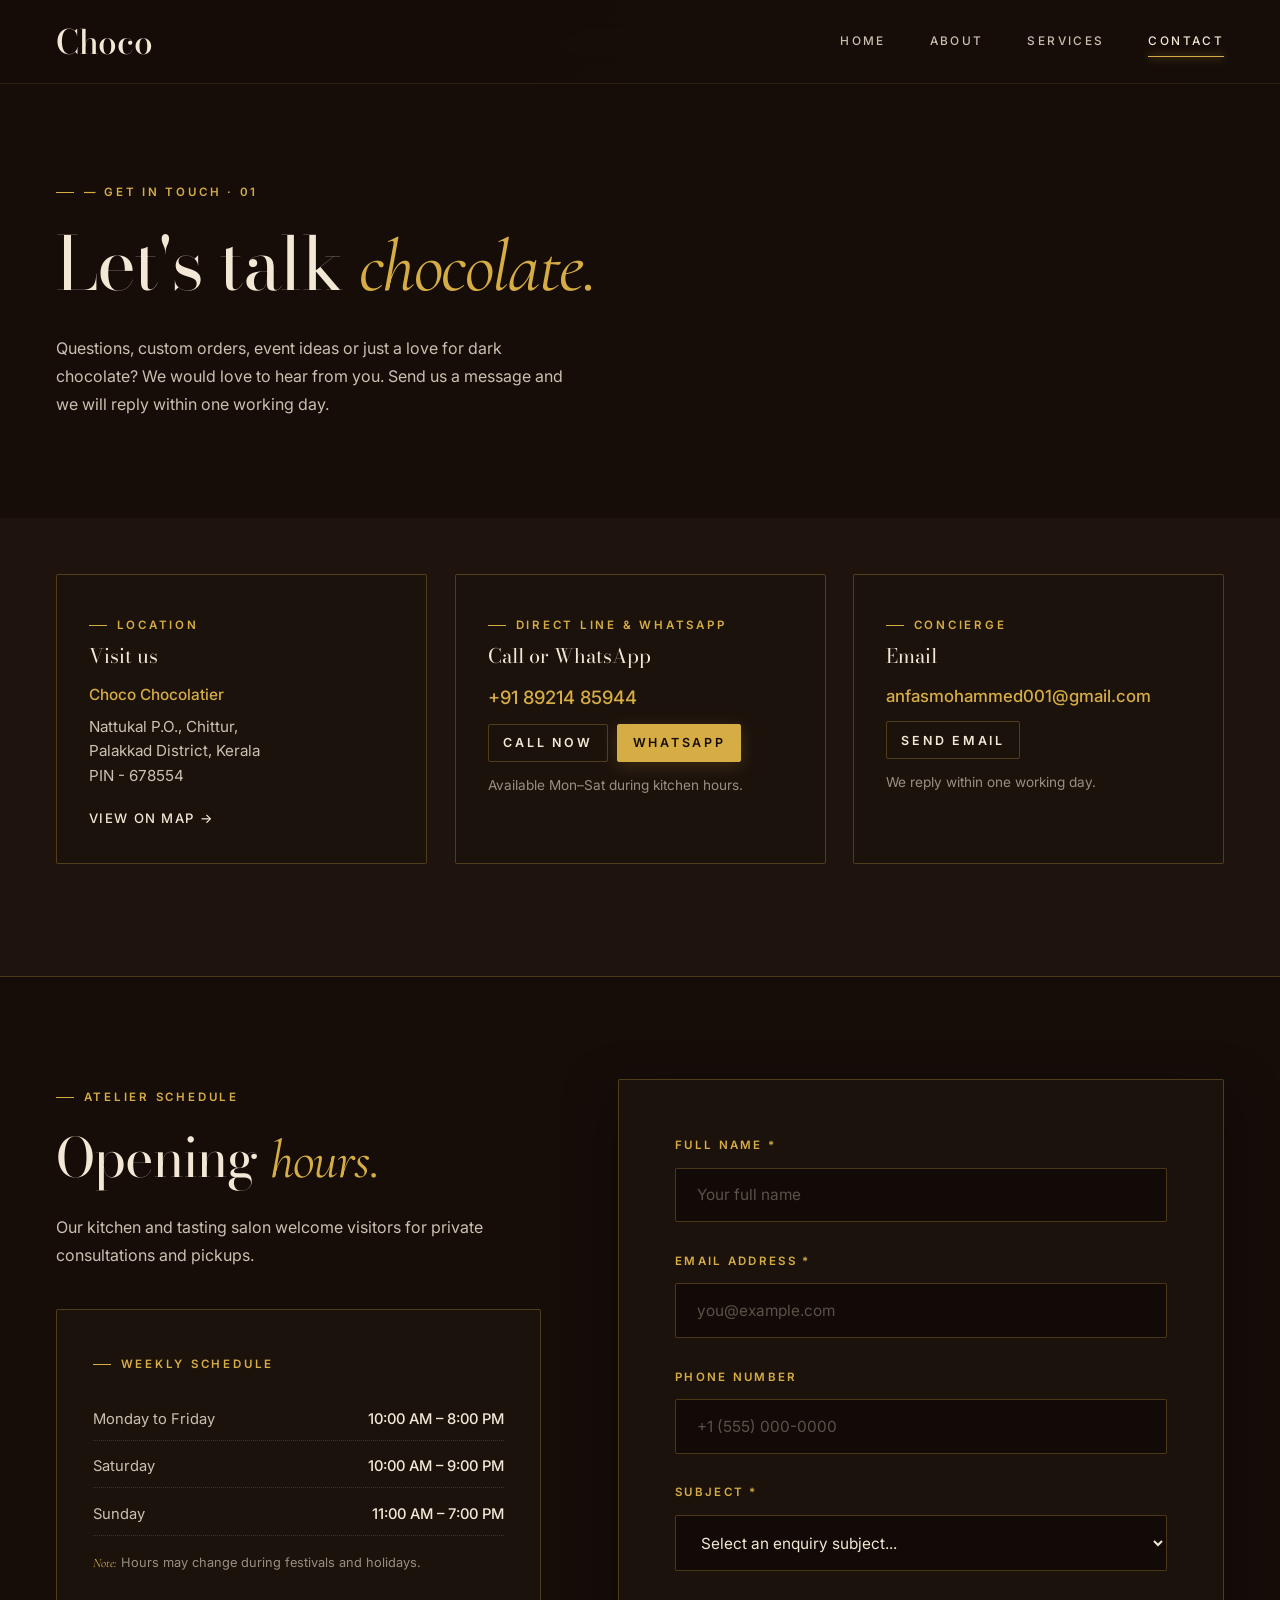
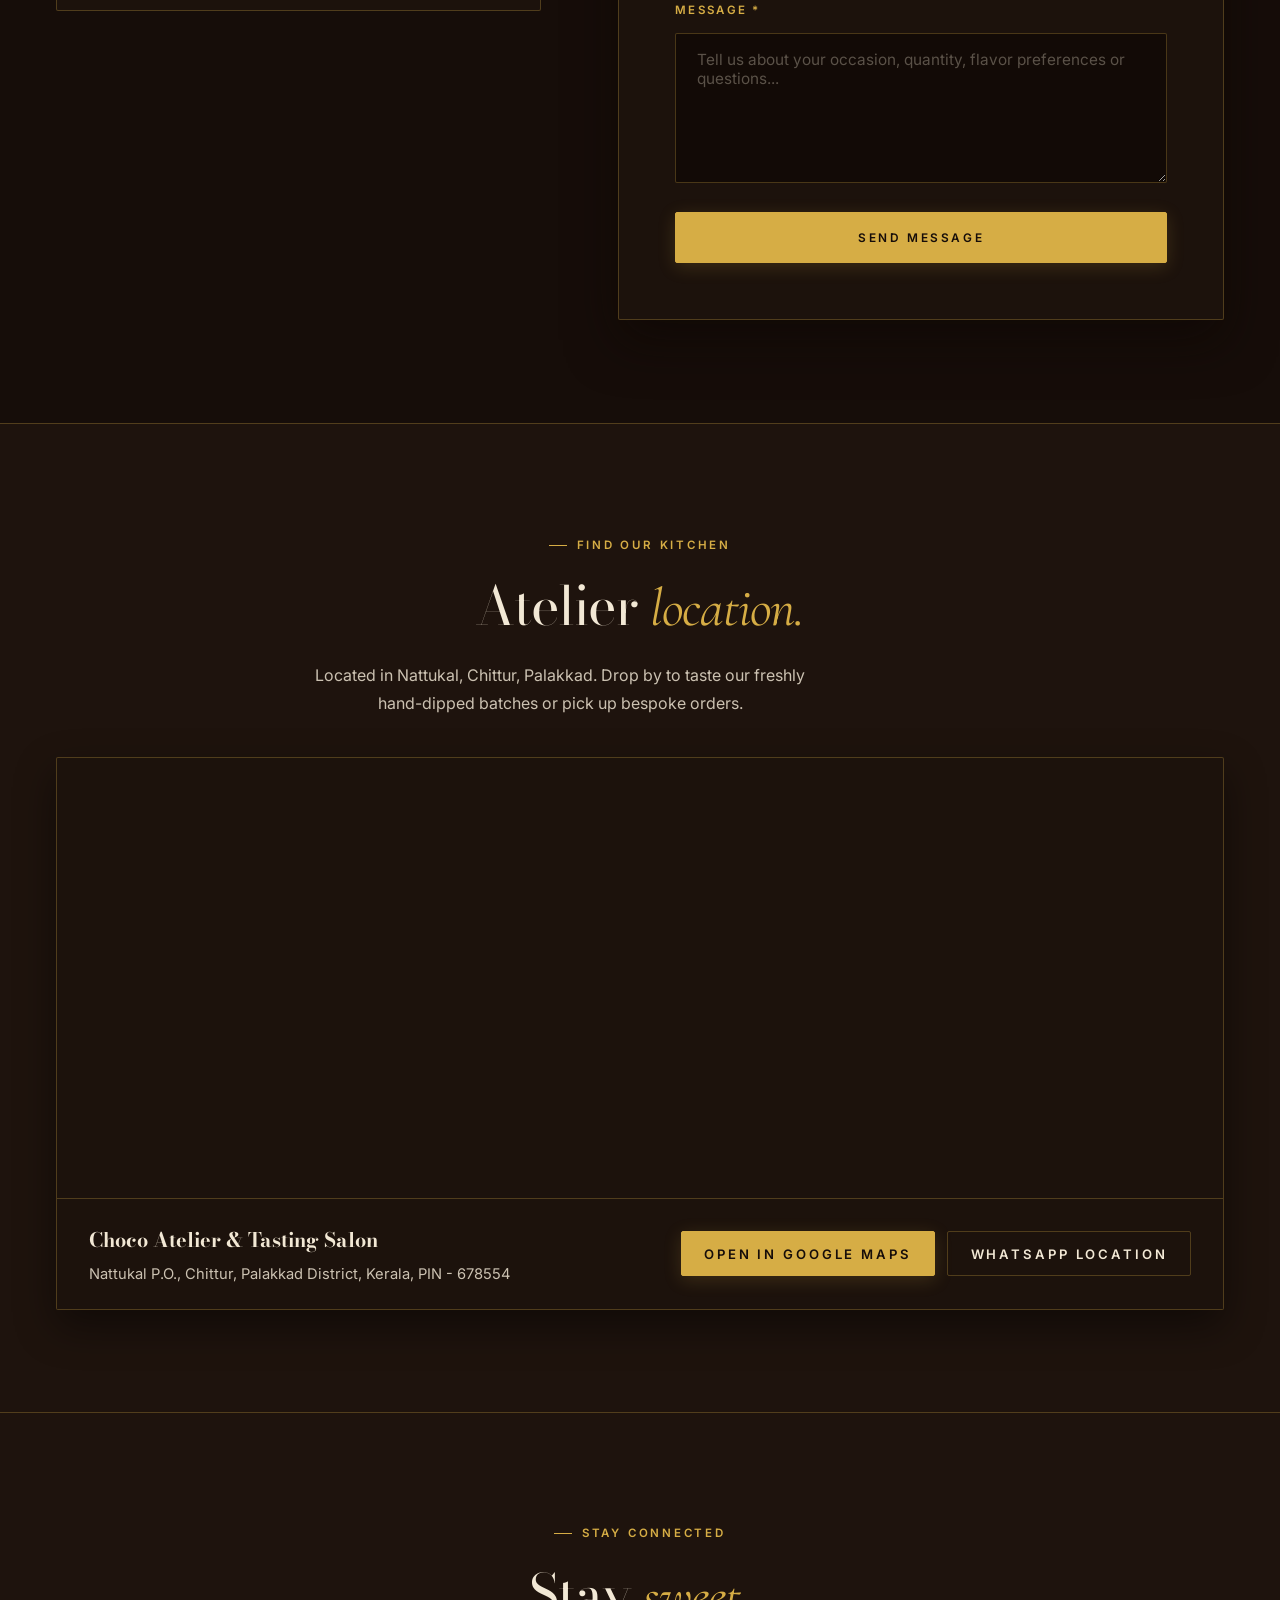
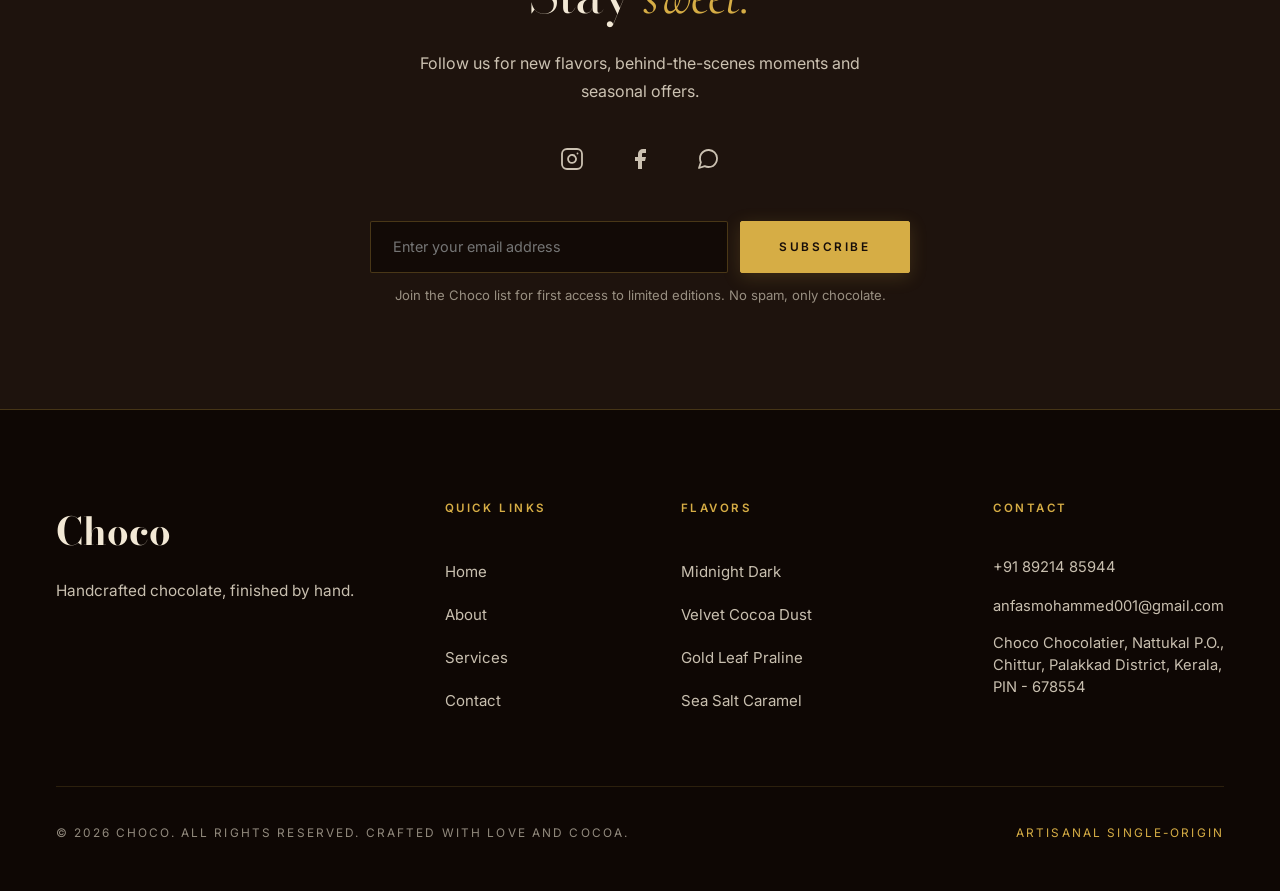
<file: contact.html>
<!DOCTYPE html>
<html lang="en">
<head>
  <meta charset="UTF-8">
  <meta name="viewport" content="width=device-width, initial-scale=1.0">
  <meta name="description" content="Contact Choco — Let's talk chocolate. Enquire about bespoke gift boxes, corporate gifting, event favors, and chocolate workshops.">
  <meta name="keywords" content="Contact Choco, chocolate concierge, bespoke chocolate order, wedding favors consultation">
  <meta name="author" content="Choco">

  <!-- Open Graph -->
  <meta property="og:title" content="Contact Choco — Let's Talk Chocolate">
  <meta property="og:description" content="Questions, custom orders, event ideas or just a love for dark chocolate? Send us a message and we will reply within one working day.">
  <meta property="og:type" content="website">
  <meta property="og:image" content="assets/images/dark-truffles-poster.jpg">

  <title>Contact Choco — Let's Talk Chocolate</title>

  <!-- Google Fonts: Bodoni Moda (Headings), Cormorant Garamond (Italic Luxury), Inter (Body) -->
  <link rel="preconnect" href="https://fonts.googleapis.com">
  <link rel="preconnect" href="https://fonts.gstatic.com" crossorigin>
  <link href="https://fonts.googleapis.com/css2?family=Bodoni+Moda:ital,opsz,wght@0,6..96,400..900;1,6..96,400..900&family=Cormorant+Garamond:ital,wght@0,300..700;1,300..700&family=Inter:wght@300;400;500;600;700&display=swap" rel="stylesheet">

  <!-- Stylesheets -->
  <link rel="stylesheet" href="css/style.css?v=2.1">
  <link rel="stylesheet" href="css/animations.css">

  <link rel="icon" type="image/svg+xml" href="assets/icons/folder.svg">
</head>
<body>
  <!-- Accessibility Skip-Link -->
  <a href="#main-content" class="skip-to-content">Skip to content</a>

  <!-- Global Header Navigation -->
  <header class="site-header" role="banner">
    <div class="container nav-container">
      <a href="index.html" class="nav-brand" aria-label="Choco Home">Choco</a>

      <!-- Desktop Navigation Links -->
      <nav class="nav-links-desktop" role="navigation" aria-label="Main Navigation">
        <a href="index.html" class="nav-item-link">Home</a>
        <a href="about.html" class="nav-item-link">About</a>
        <a href="services.html" class="nav-item-link">Services</a>
        <a href="contact.html" class="nav-item-link active" aria-current="page">Contact</a>
      </nav>

      <!-- Mobile Hamburger Button -->
      <button type="button" class="hamburger-toggle" aria-label="Toggle navigation menu" aria-expanded="false" aria-controls="mobile-nav">
        <span class="hamburger-line"></span>
        <span class="hamburger-line"></span>
        <span class="hamburger-line"></span>
      </button>
    </div>
  </header>

  <!-- Mobile Navigation Drawer (Full-Screen Solid Luxury Overlay) -->
  <div id="mobile-nav" class="mobile-nav-drawer" role="dialog" aria-modal="true" aria-label="Mobile Navigation">
    <nav class="mobile-nav-list" aria-label="Mobile Navigation Links">
      <a href="index.html" class="mobile-nav-link">Home</a>
      <a href="about.html" class="mobile-nav-link">About</a>
      <a href="services.html" class="mobile-nav-link">Services</a>
      <a href="contact.html" class="mobile-nav-link active" aria-current="page">Contact</a>
    </nav>

    <div class="mobile-nav-footer">
      <div class="mobile-nav-contact">
        <span class="eyebrow" style="margin-bottom: 0.35rem; font-size: 0.72rem;">Atelier Concierge</span>
        <a href="tel:+918921485944" style="color: var(--color-gold); font-size: 0.95rem; text-decoration: none; display: block; margin-bottom: 0.2rem;">+91 89214 85944</a>
        <a href="mailto:anfasmohammed001@gmail.com" style="color: var(--color-ivory-secondary); font-size: 0.88rem; text-decoration: none; word-break: break-all;">anfasmohammed001@gmail.com</a>
      </div>
      <div class="social-links">
        <a href="https://instagram.com" target="_blank" rel="noopener noreferrer" class="social-link-icon" aria-label="Instagram">
          <svg width="22" height="22" viewBox="0 0 24 24" fill="none" stroke="currentColor" stroke-width="1.8" stroke-linecap="round" stroke-linejoin="round">
            <rect x="2" y="2" width="20" height="20" rx="5" ry="5"></rect>
            <path d="M16 11.37A4 4 0 1 1 12.63 8 4 4 0 0 1 16 11.37z"></path>
            <line x1="17.5" y1="6.5" x2="17.51" y2="6.5"></line>
          </svg>
        </a>
        <a href="https://facebook.com" target="_blank" rel="noopener noreferrer" class="social-link-icon" aria-label="Facebook">
          <svg width="22" height="22" viewBox="0 0 24 24" fill="currentColor">
            <path d="M18 2h-3a5 5 0 0 0-5 5v3H7v4h3v8h4v-8h3l1-4h-4V7a1 1 0 0 1 1-1h3z"></path>
          </svg>
        </a>
        <a href="https://wa.me/918921485944?text=Hello%20Choco" target="_blank" rel="noopener noreferrer" class="social-link-icon" aria-label="WhatsApp">
          <svg width="22" height="22" viewBox="0 0 24 24" fill="none" stroke="currentColor" stroke-width="1.8" stroke-linecap="round" stroke-linejoin="round">
            <path d="M21 11.5a8.38 8.38 0 0 1-.9 3.8 8.5 8.5 0 0 1-7.6 4.7 8.38 8.38 0 0 1-3.8-.9L3 21l1.9-5.7a8.38 8.38 0 0 1-.9-3.8 8.5 8.5 0 0 1 4.7-7.6 8.38 8.38 0 0 1 3.8-.9h.5a8.48 8.48 0 0 1 8 8v.5z"></path>
          </svg>
        </a>
      </div>
    </div>
  </div>

  <main id="main-content">

    <!-- =======================================================================
         PAGE HERO: GET IN TOUCH · 01
         ======================================================================= -->
    <section class="contact-hero" style="background-color: var(--color-espresso); padding: clamp(4rem, 7vw, 6.5rem) 0 clamp(3rem, 5vw, 4.5rem);" aria-label="Contact Introduction">
      <div class="container reveal-on-scroll">
        <span class="eyebrow">— Get in Touch · 01</span>
        <h1 class="heading-xl">Let's talk <em>chocolate.</em></h1>
        <p class="body-lead">
          Questions, custom orders, event ideas or just a love for dark chocolate? We would love to hear from you. Send us a message and we will reply within one working day.
        </p>
      </div>
    </section>

    <!-- =======================================================================
         SECTION: CONTACT DETAILS (3 Cards)
         ======================================================================= -->
    <section class="contact-cards-section" style="background-color: var(--color-espresso-surface); padding: 3.5rem 0;" aria-label="Contact Channels">
      <div class="container">
        <div class="contact-details-grid">

          <!-- Card 1: Visit Us -->
          <article class="contact-card reveal-on-scroll">
            <span class="eyebrow" style="margin-bottom: 0.5rem;">Location</span>
            <h3 class="heading-md" style="font-size: 1.25rem;">Visit us</h3>
            <p class="body-text" style="color: var(--color-gold); font-weight: 500; margin-bottom: 0.4rem;">Choco Chocolatier</p>
            <address style="font-style: normal; color: var(--color-ivory-secondary); line-height: 1.6; margin-bottom: 1rem; font-size: 0.95rem;">
              Nattukal P.O., Chittur,<br>
              Palakkad District, Kerala<br>
              PIN - 678554
            </address>
            <a href="https://maps.google.com/?q=Nattukal+Chittur+Palakkad+District+Kerala+678554" target="_blank" rel="noopener noreferrer" class="link-inline-gold" style="font-size: 0.82rem; letter-spacing: 0.1em; text-transform: uppercase; font-weight: 500; display: inline-flex; align-items: center; gap: 0.35rem;">
              View on Map &rarr;
            </a>
          </article>

          <!-- Card 2: Call or WhatsApp -->
          <article class="contact-card reveal-on-scroll" style="animation-delay: 0.1s;">
            <span class="eyebrow" style="margin-bottom: 0.5rem;">Direct Line &amp; WhatsApp</span>
            <h3 class="heading-md" style="font-size: 1.25rem;">Call or WhatsApp</h3>
            <p class="body-text" style="margin-bottom: 0.65rem;">
              <a href="tel:+918921485944" style="color: var(--color-gold); font-size: 1.15rem; font-weight: 500; text-decoration: none;">+91 89214 85944</a>
            </p>
            <div style="display: flex; gap: 0.6rem; flex-wrap: wrap; margin-bottom: 0.75rem;">
              <a href="tel:+918921485944" class="btn btn-outline" style="padding: 0.45rem 0.9rem; font-size: 0.78rem;">
                Call Now
              </a>
              <a href="https://wa.me/918921485944?text=Hello%20Choco,%20I%20would%20like%20to%20inquire%20about%20your%20artisanal%20chocolates." target="_blank" rel="noopener noreferrer" class="btn btn-primary" style="padding: 0.45rem 0.9rem; font-size: 0.78rem;">
                WhatsApp
              </a>
            </div>
            <p class="body-muted" style="font-size: 0.85rem;">Available Mon–Sat during kitchen hours.</p>
          </article>

          <!-- Card 3: Email -->
          <article class="contact-card reveal-on-scroll" style="animation-delay: 0.2s;">
            <span class="eyebrow" style="margin-bottom: 0.5rem;">Concierge</span>
            <h3 class="heading-md" style="font-size: 1.25rem;">Email</h3>
            <p class="body-text" style="margin-bottom: 0.65rem;">
              <a href="mailto:anfasmohammed001@gmail.com" style="color: var(--color-gold); font-size: 1.05rem; font-weight: 500; text-decoration: none; word-break: break-all;">anfasmohammed001@gmail.com</a>
            </p>
            <div style="margin-bottom: 0.75rem;">
              <a href="mailto:anfasmohammed001@gmail.com" class="btn btn-outline" style="padding: 0.45rem 0.9rem; font-size: 0.78rem;">
                Send Email
              </a>
            </div>
            <p class="body-muted" style="font-size: 0.85rem;">We reply within one working day.</p>
          </article>

        </div>
      </div>
    </section>

    <!-- =======================================================================
         SECTION: FORM & OPENING HOURS SPLIT
         ======================================================================= -->
    <section class="contact-main-section" style="background-color: var(--color-espresso); padding: var(--section-pad-y) 0; border-top: 1px solid var(--color-gold-border);" aria-label="Enquiry Form and Hours">
      <div class="container">
        <div class="contact-split-grid">

          <!-- Left Column: Opening Hours & Information -->
          <div class="contact-info-col reveal-on-scroll">
            <span class="eyebrow">Atelier Schedule</span>
            <h2 class="heading-lg">Opening <em>hours.</em></h2>
            <p class="body-lead">
              Our kitchen and tasting salon welcome visitors for private consultations and pickups.
            </p>

            <div class="opening-hours-box">
              <span class="eyebrow" style="margin-bottom: 0.75rem;">Weekly Schedule</span>
              <div class="hours-list">
                <div class="hours-row">
                  <span>Monday to Friday</span>
                  <span>10:00 AM – 8:00 PM</span>
                </div>
                <div class="hours-row">
                  <span>Saturday</span>
                  <span>10:00 AM – 9:00 PM</span>
                </div>
                <div class="hours-row">
                  <span>Sunday</span>
                  <span>11:00 AM – 7:00 PM</span>
                </div>
              </div>
              <p class="body-muted" style="font-size: 0.8rem; margin-top: 1rem;">
                <em>Note:</em> Hours may change during festivals and holidays.
              </p>
            </div>
          </div>

          <!-- Right Column: Interactive Contact Form -->
          <div class="contact-form-container reveal-on-scroll">
            <div class="contact-form-card">
              <form id="choco-contact-form" novalidate>

                <!-- Full Name Field -->
                <div class="form-group" id="group-name">
                  <label for="contact-name" class="form-label">Full Name *</label>
                  <input type="text" id="contact-name" name="name" class="form-input" placeholder="Your full name" required autocomplete="name" aria-describedby="error-name" aria-required="true">
                  <span class="field-error-msg" id="error-name">Please enter your name.</span>
                </div>

                <!-- Email Field -->
                <div class="form-group" id="group-email">
                  <label for="contact-email" class="form-label">Email Address *</label>
                  <input type="email" id="contact-email" name="email" class="form-input" placeholder="you@example.com" required autocomplete="email" aria-describedby="error-email" aria-required="true">
                  <span class="field-error-msg" id="error-email">Please enter a valid email address.</span>
                </div>

                <!-- Phone Field -->
                <div class="form-group" id="group-phone">
                  <label for="contact-phone" class="form-label">Phone Number</label>
                  <input type="tel" id="contact-phone" name="phone" class="form-input" placeholder="+1 (555) 000-0000" autocomplete="tel">
                </div>

                <!-- Subject Dropdown Field -->
                <div class="form-group" id="group-subject">
                  <label for="contact-subject" class="form-label">Subject *</label>
                  <select id="contact-subject" name="subject" class="form-input" required aria-describedby="error-subject" aria-required="true" style="background-color: var(--color-espresso-input); color: var(--color-ivory);">
                    <option value="" disabled selected>Select an enquiry subject...</option>
                    <option value="General enquiry">General enquiry</option>
                    <option value="Gift box order">Gift box order</option>
                    <option value="Corporate order">Corporate order</option>
                    <option value="Wedding or event">Wedding or event</option>
                    <option value="Workshop or tasting">Workshop or tasting</option>
                    <option value="Other">Other</option>
                  </select>
                  <span class="field-error-msg" id="error-subject">Please select a subject.</span>
                </div>

                <!-- Message Field -->
                <div class="form-group" id="group-message">
                  <label for="contact-message" class="form-label">Message *</label>
                  <textarea id="contact-message" name="message" class="form-textarea" placeholder="Tell us about your occasion, quantity, flavor preferences or questions..." rows="5" required aria-describedby="error-message" aria-required="true"></textarea>
                  <span class="field-error-msg" id="error-message">Please enter your message.</span>
                </div>

                <!-- Submit Button -->
                <button type="submit" class="btn btn-primary" id="btn-submit-enquiry" style="width: 100%;">
                  <span id="submit-btn-text">Send Message</span>
                </button>
              </form>

              <!-- Success Feedback Message -->
              <div class="contact-receipt-box" id="contact-success-banner" role="alert" aria-live="polite">
                <div class="receipt-header">
                  <svg width="26" height="26" viewBox="0 0 24 24" fill="none" stroke="currentColor" stroke-width="2" stroke-linecap="round" stroke-linejoin="round">
                    <path d="M22 11.08V12a10 10 0 1 1-5.93-9.14"></path>
                    <polyline points="22 4 12 14.01 9 11.01"></polyline>
                  </svg>
                  <h3 class="heading-md" style="margin: 0; color: var(--color-gold);">Message Sent</h3>
                </div>
                <p class="body-text" id="receipt-summary-text" style="margin: 1.25rem 0 1.5rem; color: var(--color-ivory);">
                  Thank you. Your message is on its way. We will get back to you within one working day.
                </p>
                <button type="button" class="btn btn-outline btn-sm" id="btn-new-enquiry">Send Another Message</button>
              </div>

            </div>
          </div>

        </div>
      </div>
    </section>

    <!-- =======================================================================
         SECTION: MAP AREA (PINPOINT EXACT ATELIER LOCATION)
         ======================================================================= -->
    <section class="contact-map-section" style="background-color: var(--color-espresso-surface); padding: var(--section-pad-y) 0; border-top: 1px solid var(--color-gold-border);" aria-label="Atelier Location Map">
      <div class="container">
        <div class="reveal-on-scroll" style="text-align: center; max-width: 680px; margin: 0 auto 2.5rem;">
          <span class="eyebrow">Find Our Kitchen</span>
          <h2 class="heading-lg">Atelier <em>location.</em></h2>
          <p class="body-lead">
            Located in Nattukal, Chittur, Palakkad. Drop by to taste our freshly hand-dipped batches or pick up bespoke orders.
          </p>
        </div>

        <!-- Live Interactive Google Map Pinpointing Nattukal, Chittur, Palakkad District, Kerala, PIN - 678554 -->
        <div class="map-embed-frame reveal-on-scroll" style="position: relative; width: 100%; border: 1px solid var(--color-gold-border); border-radius: var(--radius-sm); overflow: hidden; background-color: var(--color-espresso-card); box-shadow: 0 16px 40px rgba(0, 0, 0, 0.45);">
          <iframe
            title="Choco Location Map — Nattukal P.O., Chittur, Palakkad District, Kerala 678554"
            width="100%"
            height="440"
            style="border:0; display: block; filter: contrast(1.05) brightness(0.92);"
            loading="lazy"
            allowfullscreen
            referrerpolicy="no-referrer-when-downgrade"
            src="https://maps.google.com/maps?q=Nattukal%20Chittur%20Palakkad%20District%20Kerala%20678554&t=&z=15&ie=UTF8&iwloc=&output=embed">
          </iframe>

          <!-- Location Details Bar Below Map -->
          <div style="padding: 1.5rem 2rem; display: flex; flex-wrap: wrap; justify-content: space-between; align-items: center; gap: 1.25rem; background-color: var(--color-espresso-card); border-top: 1px solid var(--color-gold-border);">
            <div>
              <h4 style="font-family: var(--font-serif); font-size: 1.25rem; color: var(--color-ivory); margin-bottom: 0.35rem;">Choco Atelier &amp; Tasting Salon</h4>
              <p style="font-size: 0.92rem; color: var(--color-ivory-secondary); margin: 0; line-height: 1.5;">
                Nattukal P.O., Chittur, Palakkad District, Kerala, PIN - 678554
              </p>
            </div>
            <div style="display: flex; gap: 0.75rem; flex-wrap: wrap; align-items: center;">
              <a href="https://maps.google.com/?q=Nattukal+Chittur+Palakkad+District+Kerala+678554" target="_blank" rel="noopener noreferrer" class="btn btn-primary" style="padding: 0.65rem 1.4rem; font-size: 0.82rem;">
                Open in Google Maps
              </a>
              <a href="https://wa.me/918921485944?text=Hello%20Choco,%20I%20am%20visiting%20your%20tasting%20salon." target="_blank" rel="noopener noreferrer" class="btn btn-outline" style="padding: 0.65rem 1.4rem; font-size: 0.82rem;">
                WhatsApp Location
              </a>
            </div>
          </div>
        </div>
      </div>
    </section>

    <!-- =======================================================================
         SECTION: SOCIAL & NEWSLETTER
         ======================================================================= -->
    <section class="social-newsletter-section" aria-label="Social and Newsletter">
      <div class="container">
        <div class="reveal-on-scroll" style="text-align: center; max-width: 640px; margin: 0 auto;">
          <span class="eyebrow">Stay Connected</span>
          <h2 class="heading-lg">Stay <em>sweet.</em></h2>
          <p class="body-lead" style="margin: 0 auto 2rem;">
            Follow us for new flavors, behind-the-scenes moments and seasonal offers.
          </p>

          <!-- Social Links -->
          <div style="display: flex; gap: 1.5rem; justify-content: center; align-items: center; margin-bottom: 2.5rem;">
            <!-- Instagram -->
            <a href="https://instagram.com" target="_blank" rel="noopener noreferrer" class="social-link-icon" aria-label="Instagram">
              <svg width="24" height="24" viewBox="0 0 24 24" fill="none" stroke="currentColor" stroke-width="1.8" stroke-linecap="round" stroke-linejoin="round">
                <rect x="2" y="2" width="20" height="20" rx="5" ry="5"></rect>
                <path d="M16 11.37A4 4 0 1 1 12.63 8 4 4 0 0 1 16 11.37z"></path>
                <line x1="17.5" y1="6.5" x2="17.51" y2="6.5"></line>
              </svg>
            </a>
            <!-- Facebook -->
            <a href="https://facebook.com" target="_blank" rel="noopener noreferrer" class="social-link-icon" aria-label="Facebook">
              <svg width="24" height="24" viewBox="0 0 24 24" fill="currentColor">
                <path d="M18 2h-3a5 5 0 0 0-5 5v3H7v4h3v8h4v-8h3l1-4h-4V7a1 1 0 0 1 1-1h3z"></path>
              </svg>
            </a>
            <!-- WhatsApp -->
            <a href="https://wa.me/918921485944?text=Hello%20Choco,%20I%20would%20like%20to%20inquire%20about%20your%20artisanal%20chocolates." target="_blank" rel="noopener noreferrer" class="social-link-icon" aria-label="WhatsApp">
              <svg width="24" height="24" viewBox="0 0 24 24" fill="none" stroke="currentColor" stroke-width="1.8" stroke-linecap="round" stroke-linejoin="round">
                <path d="M21 11.5a8.38 8.38 0 0 1-.9 3.8 8.5 8.5 0 0 1-7.6 4.7 8.38 8.38 0 0 1-3.8-.9L3 21l1.9-5.7a8.38 8.38 0 0 1-.9-3.8 8.5 8.5 0 0 1 4.7-7.6 8.38 8.38 0 0 1 3.8-.9h.5a8.48 8.48 0 0 1 8 8v.5z"></path>
              </svg>
            </a>
          </div>

          <!-- Newsletter -->
          <form id="newsletter-form" class="newsletter-form" onsubmit="event.preventDefault(); alert('Thank you for subscribing to the Choco list.'); this.reset();">
            <input type="email" class="newsletter-input" placeholder="Enter your email address" required aria-label="Email address for newsletter">
            <button type="submit" class="btn btn-primary" style="white-space: nowrap;">Subscribe</button>
          </form>
          <p class="body-muted" style="font-size: 0.82rem; margin-top: 0.5rem;">
            Join the Choco list for first access to limited editions. No spam, only chocolate.
          </p>
        </div>
      </div>
    </section>

  </main>

  <!-- =========================================================================
       GLOBAL LUXURY FOOTER (MATCHING ALL 4 PAGES)
       ========================================================================= -->
  <footer class="site-footer" role="contentinfo">
    <div class="container">
      <div class="footer-top-grid">

        <!-- Column 1: Brand & Tagline -->
        <div class="footer-brand-col">
          <h2 class="footer-brand">Choco</h2>
          <p class="footer-tagline">Handcrafted chocolate, finished by hand.</p>
        </div>

        <!-- Column 2: Quick Links -->
        <nav class="footer-nav-col" aria-label="Footer Navigation">
          <span class="footer-nav-title">Quick Links</span>
          <a href="index.html" class="footer-nav-link">Home</a>
          <a href="about.html" class="footer-nav-link">About</a>
          <a href="services.html" class="footer-nav-link">Services</a>
          <a href="contact.html" class="footer-nav-link">Contact</a>
        </nav>

        <!-- Column 3: Flavors -->
        <div class="footer-nav-col" aria-label="Signature Flavors">
          <span class="footer-nav-title">Flavors</span>
          <a href="services.html#flavors" class="footer-nav-link">Midnight Dark</a>
          <a href="services.html#flavors" class="footer-nav-link">Velvet Cocoa Dust</a>
          <a href="services.html#flavors" class="footer-nav-link">Gold Leaf Praline</a>
          <a href="services.html#flavors" class="footer-nav-link">Sea Salt Caramel</a>
        </div>

        <!-- Column 4: Contact -->
        <div class="footer-contact-col">
          <span class="footer-nav-title">Contact</span>
          <a href="tel:+918921485944" class="footer-contact-link">+91 89214 85944</a>
          <a href="mailto:anfasmohammed001@gmail.com" class="footer-contact-link">anfasmohammed001@gmail.com</a>
          <p class="footer-contact-item">Choco Chocolatier, Nattukal P.O., Chittur, Palakkad District, Kerala, PIN - 678554</p>
        </div>

      </div>

      <div class="footer-bottom">
        <p>&copy; 2026 Choco. All rights reserved. Crafted with love and cocoa.</p>
        <p style="color: var(--color-gold);">ARTISANAL SINGLE-ORIGIN</p>
      </div>
    </div>
  </footer>

  <!-- Scripts -->
  <script src="js/main.js"></script>
  <script src="js/contact.js"></script>
</body>
</html>
</file>
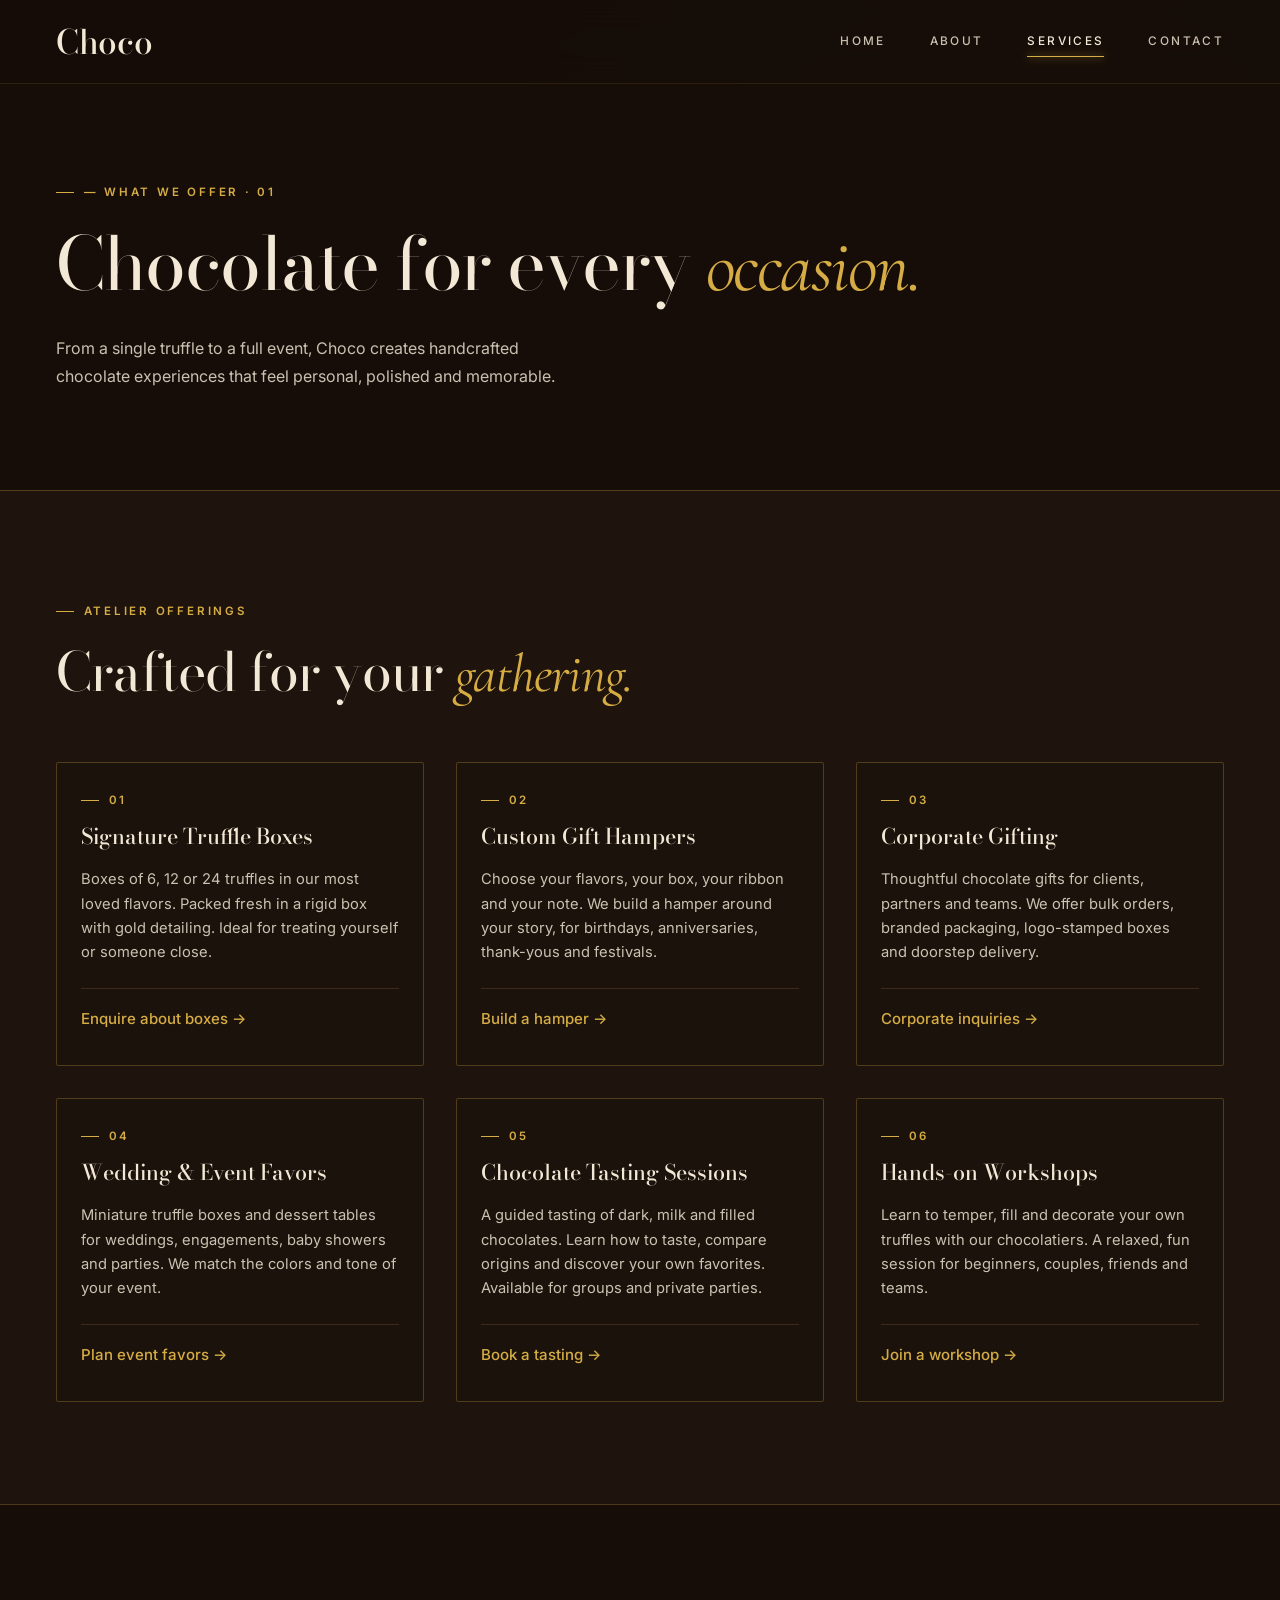
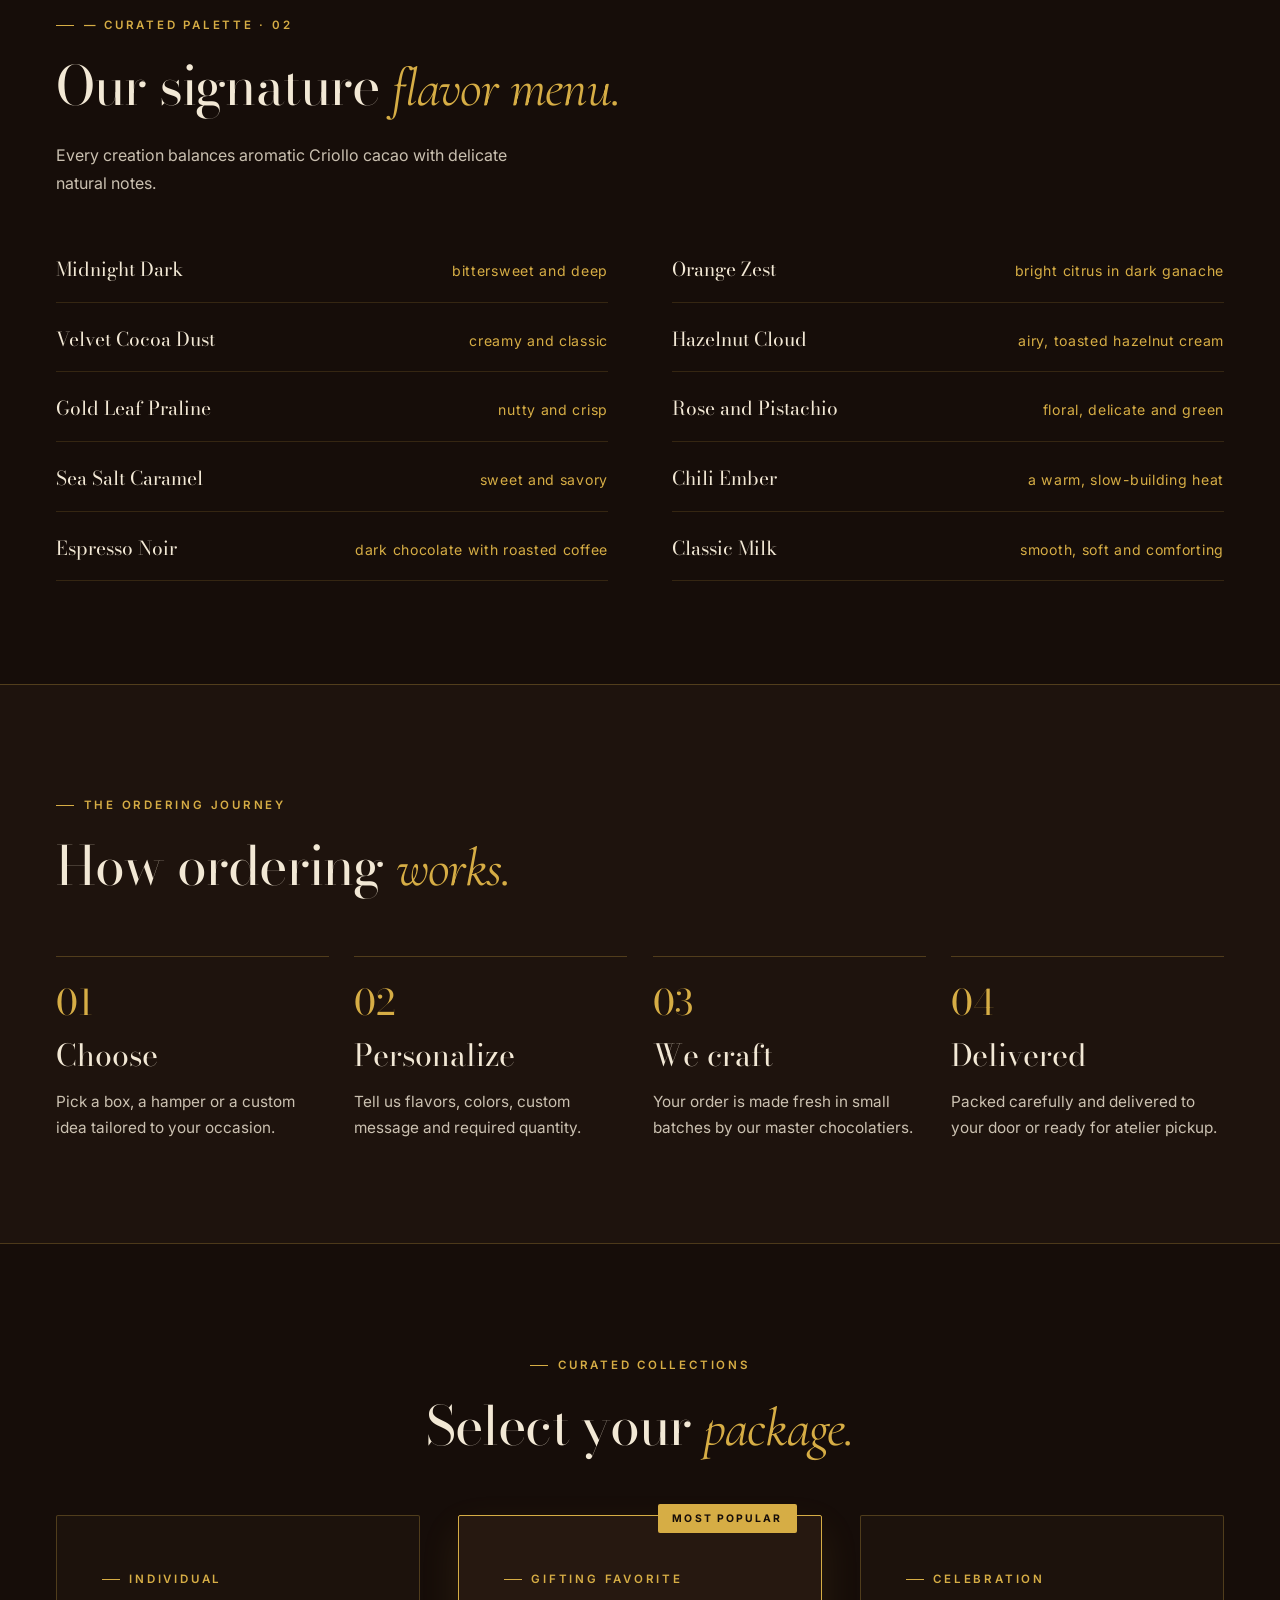
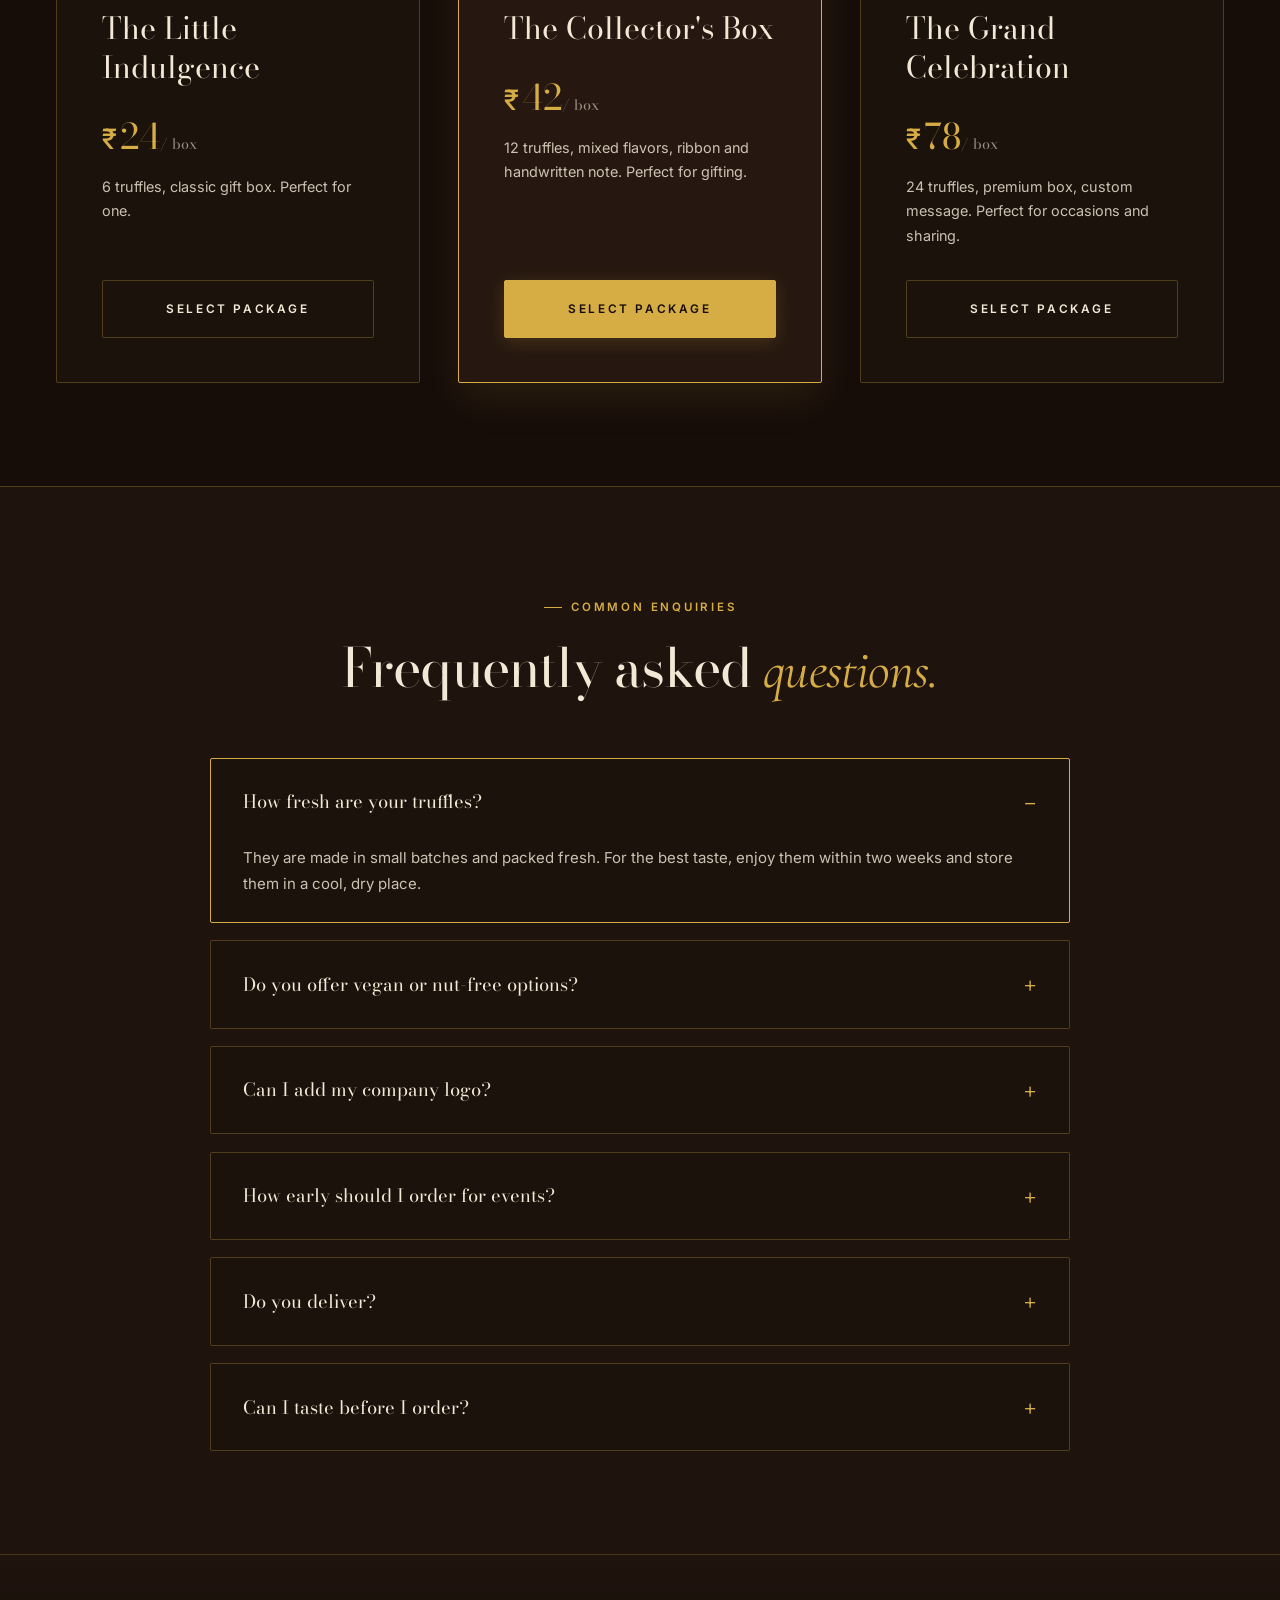
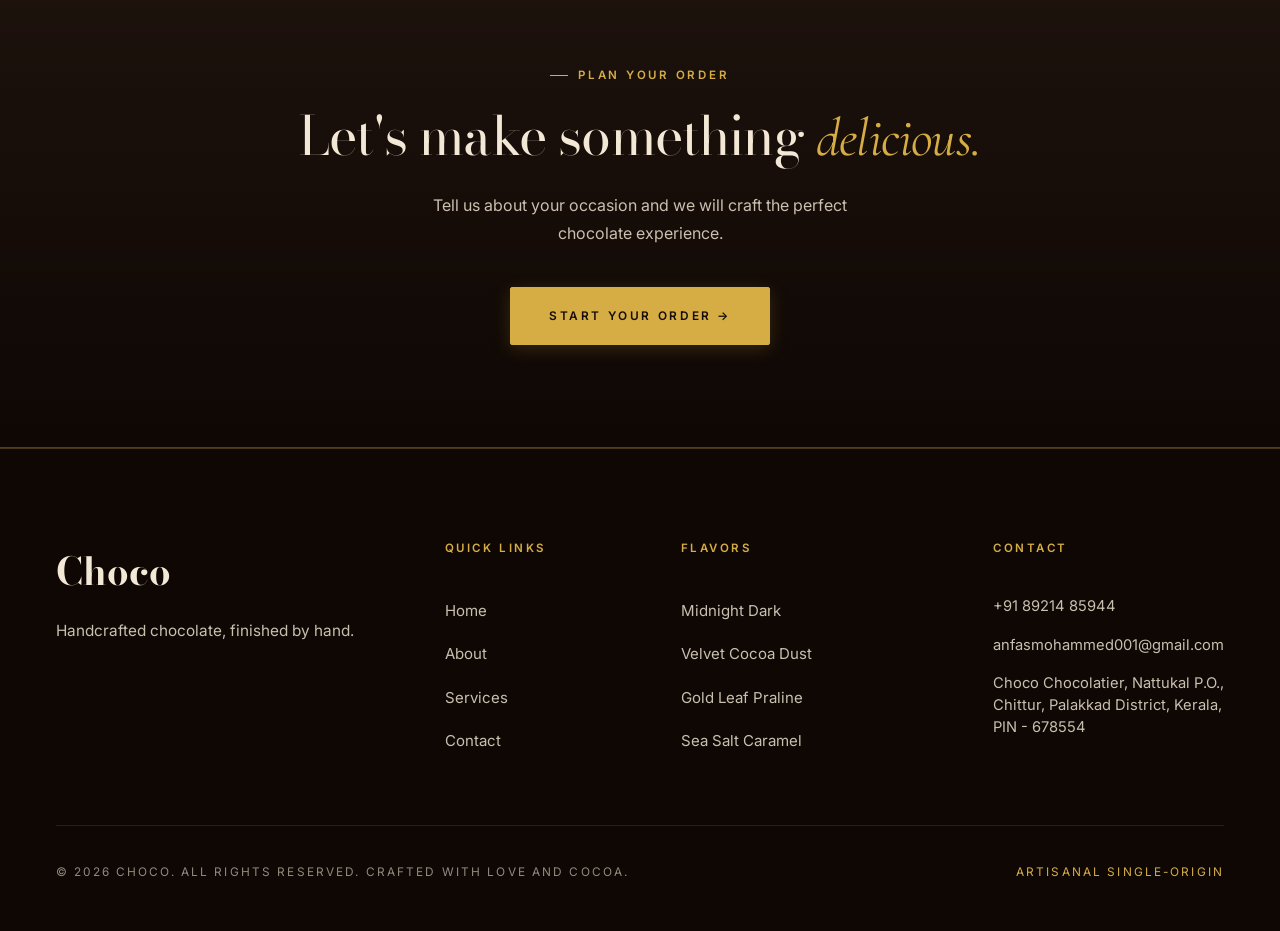
<file: services.html>
<!DOCTYPE html>
<html lang="en">
<head>
  <meta charset="UTF-8">
  <meta name="viewport" content="width=device-width, initial-scale=1.0">
  <meta name="description" content="Choco Services — Handcrafted chocolate experiences for every occasion. Signature gift boxes, bespoke hampers, corporate gifting, event favors, and workshops.">
  <meta name="keywords" content="Choco services, corporate chocolate gifting, wedding favors, chocolate tasting, chocolate workshops, luxury gift boxes">
  <meta name="author" content="Choco">

  <!-- Open Graph -->
  <meta property="og:title" content="Choco Services — Chocolate for Every Occasion">
  <meta property="og:description" content="From a single truffle to a full event, Choco creates handcrafted chocolate experiences that feel personal, polished and memorable.">
  <meta property="og:type" content="website">
  <meta property="og:image" content="assets/images/milk-chocolate-poster.jpg">

  <title>Choco Services — Chocolate for Every Occasion</title>

  <!-- Google Fonts: Bodoni Moda (Headings), Cormorant Garamond (Italic Luxury), Inter (Body) -->
  <link rel="preconnect" href="https://fonts.googleapis.com">
  <link rel="preconnect" href="https://fonts.gstatic.com" crossorigin>
  <link href="https://fonts.googleapis.com/css2?family=Bodoni+Moda:ital,opsz,wght@0,6..96,400..900;1,6..96,400..900&family=Cormorant+Garamond:ital,wght@0,300..700;1,300..700&family=Inter:wght@300;400;500;600;700&display=swap" rel="stylesheet">

  <!-- Stylesheets -->
  <link rel="stylesheet" href="css/style.css?v=2.1">
  <link rel="stylesheet" href="css/animations.css">

  <link rel="icon" type="image/svg+xml" href="assets/icons/folder.svg">
</head>
<body>
  <!-- Accessibility Skip-Link -->
  <a href="#main-content" class="skip-to-content">Skip to content</a>

  <!-- Global Header Navigation -->
  <header class="site-header" role="banner">
    <div class="container nav-container">
      <a href="index.html" class="nav-brand" aria-label="Choco Home">Choco</a>

      <!-- Desktop Navigation Links -->
      <nav class="nav-links-desktop" role="navigation" aria-label="Main Navigation">
        <a href="index.html" class="nav-item-link">Home</a>
        <a href="about.html" class="nav-item-link">About</a>
        <a href="services.html" class="nav-item-link active" aria-current="page">Services</a>
        <a href="contact.html" class="nav-item-link">Contact</a>
      </nav>

      <!-- Mobile Hamburger Button -->
      <button type="button" class="hamburger-toggle" aria-label="Toggle navigation menu" aria-expanded="false" aria-controls="mobile-nav">
        <span class="hamburger-line"></span>
        <span class="hamburger-line"></span>
        <span class="hamburger-line"></span>
      </button>
    </div>
  </header>

  <!-- Mobile Navigation Drawer (Full-Screen Solid Luxury Overlay) -->
  <div id="mobile-nav" class="mobile-nav-drawer" role="dialog" aria-modal="true" aria-label="Mobile Navigation">
    <nav class="mobile-nav-list" aria-label="Mobile Navigation Links">
      <a href="index.html" class="mobile-nav-link">Home</a>
      <a href="about.html" class="mobile-nav-link">About</a>
      <a href="services.html" class="mobile-nav-link active" aria-current="page">Services</a>
      <a href="contact.html" class="mobile-nav-link">Contact</a>
    </nav>

    <div class="mobile-nav-footer">
      <div class="mobile-nav-contact">
        <span class="eyebrow" style="margin-bottom: 0.35rem; font-size: 0.72rem;">Atelier Concierge</span>
        <a href="tel:+918921485944" style="color: var(--color-gold); font-size: 0.95rem; text-decoration: none; display: block; margin-bottom: 0.2rem;">+91 89214 85944</a>
        <a href="mailto:anfasmohammed001@gmail.com" style="color: var(--color-ivory-secondary); font-size: 0.88rem; text-decoration: none; word-break: break-all;">anfasmohammed001@gmail.com</a>
      </div>
      <div class="social-links">
        <a href="https://instagram.com" target="_blank" rel="noopener noreferrer" class="social-link-icon" aria-label="Instagram">
          <svg width="22" height="22" viewBox="0 0 24 24" fill="none" stroke="currentColor" stroke-width="1.8" stroke-linecap="round" stroke-linejoin="round">
            <rect x="2" y="2" width="20" height="20" rx="5" ry="5"></rect>
            <path d="M16 11.37A4 4 0 1 1 12.63 8 4 4 0 0 1 16 11.37z"></path>
            <line x1="17.5" y1="6.5" x2="17.51" y2="6.5"></line>
          </svg>
        </a>
        <a href="https://facebook.com" target="_blank" rel="noopener noreferrer" class="social-link-icon" aria-label="Facebook">
          <svg width="22" height="22" viewBox="0 0 24 24" fill="currentColor">
            <path d="M18 2h-3a5 5 0 0 0-5 5v3H7v4h3v8h4v-8h3l1-4h-4V7a1 1 0 0 1 1-1h3z"></path>
          </svg>
        </a>
        <a href="https://wa.me/918921485944?text=Hello%20Choco" target="_blank" rel="noopener noreferrer" class="social-link-icon" aria-label="WhatsApp">
          <svg width="22" height="22" viewBox="0 0 24 24" fill="none" stroke="currentColor" stroke-width="1.8" stroke-linecap="round" stroke-linejoin="round">
            <path d="M21 11.5a8.38 8.38 0 0 1-.9 3.8 8.5 8.5 0 0 1-7.6 4.7 8.38 8.38 0 0 1-3.8-.9L3 21l1.9-5.7a8.38 8.38 0 0 1-.9-3.8 8.5 8.5 0 0 1 4.7-7.6 8.38 8.38 0 0 1 3.8-.9h.5a8.48 8.48 0 0 1 8 8v.5z"></path>
          </svg>
        </a>
      </div>
    </div>
  </div>

  <main id="main-content">

    <!-- =======================================================================
         PAGE HERO: WHAT WE OFFER · 01
         ======================================================================= -->
    <section class="services-hero" style="background-color: var(--color-espresso); padding: clamp(4rem, 7vw, 6.5rem) 0 clamp(3rem, 5vw, 4.5rem);" aria-label="Services Introduction">
      <div class="container reveal-on-scroll">
        <span class="eyebrow">— What We Offer · 01</span>
        <h1 class="heading-xl">Chocolate for every <em>occasion.</em></h1>
        <p class="body-lead">
          From a single truffle to a full event, Choco creates handcrafted chocolate experiences that feel personal, polished and memorable.
        </p>
      </div>
    </section>

    <!-- =======================================================================
         SECTION: OUR SERVICES (6 Cards with Numbers & Links)
         ======================================================================= -->
    <section class="services-overview-section" style="background-color: var(--color-espresso-surface); padding: var(--section-pad-y) 0; border-top: 1px solid var(--color-gold-border);" aria-label="Our Core Services">
      <div class="container">
        <div class="reveal-on-scroll">
          <span class="eyebrow">Atelier Offerings</span>
          <h2 class="heading-lg">Crafted for your <em>gathering.</em></h2>
        </div>

        <div class="signature-grid" style="grid-template-columns: repeat(3, 1fr); gap: clamp(1.5rem, 2.5vw, 2.5rem);">

          <!-- Service 1 -->
          <article class="signature-card reveal-on-scroll">
            <div class="signature-card-body">
              <span class="eyebrow" style="margin-bottom: 0.5rem;">01</span>
              <h3 class="signature-card-title">Signature Truffle Boxes</h3>
              <p class="signature-card-desc">
                Boxes of 6, 12 or 24 truffles in our most loved flavors. Packed fresh in a rigid box with gold detailing. Ideal for treating yourself or someone close.
              </p>
              <div style="margin-top: 1.5rem; padding-top: 1rem; border-top: 1px solid rgba(214, 173, 69, 0.16);">
                <a href="contact.html?service=signature-truffle-boxes" class="footer-nav-link" style="color: var(--color-gold); font-weight: 500;">Enquire about boxes &rarr;</a>
              </div>
            </div>
          </article>

          <!-- Service 2 -->
          <article class="signature-card reveal-on-scroll" style="animation-delay: 0.1s;">
            <div class="signature-card-body">
              <span class="eyebrow" style="margin-bottom: 0.5rem;">02</span>
              <h3 class="signature-card-title">Custom Gift Hampers</h3>
              <p class="signature-card-desc">
                Choose your flavors, your box, your ribbon and your note. We build a hamper around your story, for birthdays, anniversaries, thank-yous and festivals.
              </p>
              <div style="margin-top: 1.5rem; padding-top: 1rem; border-top: 1px solid rgba(214, 173, 69, 0.16);">
                <a href="contact.html?service=custom-gift-hampers" class="footer-nav-link" style="color: var(--color-gold); font-weight: 500;">Build a hamper &rarr;</a>
              </div>
            </div>
          </article>

          <!-- Service 3 -->
          <article class="signature-card reveal-on-scroll" style="animation-delay: 0.2s;">
            <div class="signature-card-body">
              <span class="eyebrow" style="margin-bottom: 0.5rem;">03</span>
              <h3 class="signature-card-title">Corporate Gifting</h3>
              <p class="signature-card-desc">
                Thoughtful chocolate gifts for clients, partners and teams. We offer bulk orders, branded packaging, logo-stamped boxes and doorstep delivery.
              </p>
              <div style="margin-top: 1.5rem; padding-top: 1rem; border-top: 1px solid rgba(214, 173, 69, 0.16);">
                <a href="contact.html?service=corporate-gifting" class="footer-nav-link" style="color: var(--color-gold); font-weight: 500;">Corporate inquiries &rarr;</a>
              </div>
            </div>
          </article>

          <!-- Service 4 -->
          <article class="signature-card reveal-on-scroll" style="animation-delay: 0.1s;">
            <div class="signature-card-body">
              <span class="eyebrow" style="margin-bottom: 0.5rem;">04</span>
              <h3 class="signature-card-title">Wedding &amp; Event Favors</h3>
              <p class="signature-card-desc">
                Miniature truffle boxes and dessert tables for weddings, engagements, baby showers and parties. We match the colors and tone of your event.
              </p>
              <div style="margin-top: 1.5rem; padding-top: 1rem; border-top: 1px solid rgba(214, 173, 69, 0.16);">
                <a href="contact.html?service=wedding-and-event-favors" class="footer-nav-link" style="color: var(--color-gold); font-weight: 500;">Plan event favors &rarr;</a>
              </div>
            </div>
          </article>

          <!-- Service 5 -->
          <article class="signature-card reveal-on-scroll" style="animation-delay: 0.2s;">
            <div class="signature-card-body">
              <span class="eyebrow" style="margin-bottom: 0.5rem;">05</span>
              <h3 class="signature-card-title">Chocolate Tasting Sessions</h3>
              <p class="signature-card-desc">
                A guided tasting of dark, milk and filled chocolates. Learn how to taste, compare origins and discover your own favorites. Available for groups and private parties.
              </p>
              <div style="margin-top: 1.5rem; padding-top: 1rem; border-top: 1px solid rgba(214, 173, 69, 0.16);">
                <a href="contact.html?service=chocolate-tasting-sessions" class="footer-nav-link" style="color: var(--color-gold); font-weight: 500;">Book a tasting &rarr;</a>
              </div>
            </div>
          </article>

          <!-- Service 6 -->
          <article class="signature-card reveal-on-scroll" style="animation-delay: 0.3s;">
            <div class="signature-card-body">
              <span class="eyebrow" style="margin-bottom: 0.5rem;">06</span>
              <h3 class="signature-card-title">Hands-on Workshops</h3>
              <p class="signature-card-desc">
                Learn to temper, fill and decorate your own truffles with our chocolatiers. A relaxed, fun session for beginners, couples, friends and teams.
              </p>
              <div style="margin-top: 1.5rem; padding-top: 1rem; border-top: 1px solid rgba(214, 173, 69, 0.16);">
                <a href="contact.html?service=hands-on-workshops" class="footer-nav-link" style="color: var(--color-gold); font-weight: 500;">Join a workshop &rarr;</a>
              </div>
            </div>
          </article>

        </div>
      </div>
    </section>

    <!-- =======================================================================
         SECTION: FLAVOR MENU (#flavors, Two-Column List)
         ======================================================================= -->
    <section id="flavors" class="services-flavor-menu" style="background-color: var(--color-espresso); padding: var(--section-pad-y) 0; border-top: 1px solid var(--color-gold-border);" aria-label="Curated Flavor Menu">
      <div class="container">
        <div class="reveal-on-scroll">
          <span class="eyebrow">— Curated Palette · 02</span>
          <h2 class="heading-lg">Our signature <em>flavor menu.</em></h2>
          <p class="body-lead">
            Every creation balances aromatic Criollo cacao with delicate natural notes.
          </p>
        </div>

        <div class="flavor-menu-grid reveal-on-scroll">
          <!-- Column 1 -->
          <div class="flavor-menu-col">
            <div class="flavor-menu-item">
              <span class="flavor-item-name">Midnight Dark</span>
              <span class="flavor-item-desc">bittersweet and deep</span>
            </div>
            <div class="flavor-menu-item">
              <span class="flavor-item-name">Velvet Cocoa Dust</span>
              <span class="flavor-item-desc">creamy and classic</span>
            </div>
            <div class="flavor-menu-item">
              <span class="flavor-item-name">Gold Leaf Praline</span>
              <span class="flavor-item-desc">nutty and crisp</span>
            </div>
            <div class="flavor-menu-item">
              <span class="flavor-item-name">Sea Salt Caramel</span>
              <span class="flavor-item-desc">sweet and savory</span>
            </div>
            <div class="flavor-menu-item">
              <span class="flavor-item-name">Espresso Noir</span>
              <span class="flavor-item-desc">dark chocolate with roasted coffee</span>
            </div>
          </div>

          <!-- Column 2 -->
          <div class="flavor-menu-col">
            <div class="flavor-menu-item">
              <span class="flavor-item-name">Orange Zest</span>
              <span class="flavor-item-desc">bright citrus in dark ganache</span>
            </div>
            <div class="flavor-menu-item">
              <span class="flavor-item-name">Hazelnut Cloud</span>
              <span class="flavor-item-desc">airy, toasted hazelnut cream</span>
            </div>
            <div class="flavor-menu-item">
              <span class="flavor-item-name">Rose and Pistachio</span>
              <span class="flavor-item-desc">floral, delicate and green</span>
            </div>
            <div class="flavor-menu-item">
              <span class="flavor-item-name">Chili Ember</span>
              <span class="flavor-item-desc">a warm, slow-building heat</span>
            </div>
            <div class="flavor-menu-item">
              <span class="flavor-item-name">Classic Milk</span>
              <span class="flavor-item-desc">smooth, soft and comforting</span>
            </div>
          </div>
        </div>
      </div>
    </section>

    <!-- =======================================================================
         SECTION: HOW ORDERING WORKS (4 Steps)
         ======================================================================= -->
    <section class="services-process" style="background-color: var(--color-espresso-surface); padding: var(--section-pad-y) 0; border-top: 1px solid var(--color-gold-border);" aria-label="How Ordering Works">
      <div class="container">
        <div class="reveal-on-scroll">
          <span class="eyebrow">The Ordering Journey</span>
          <h2 class="heading-lg">How ordering <em>works.</em></h2>
        </div>

        <div class="signature-grid" style="grid-template-columns: repeat(4, 1fr); margin-top: 3.5rem;">
          <!-- Step 1 -->
          <div class="step-card reveal-on-scroll">
            <div class="step-number">01</div>
            <h3 class="heading-md">Choose</h3>
            <p class="body-text">Pick a box, a hamper or a custom idea tailored to your occasion.</p>
          </div>

          <!-- Step 2 -->
          <div class="step-card reveal-on-scroll" style="animation-delay: 0.1s;">
            <div class="step-number">02</div>
            <h3 class="heading-md">Personalize</h3>
            <p class="body-text">Tell us flavors, colors, custom message and required quantity.</p>
          </div>

          <!-- Step 3 -->
          <div class="step-card reveal-on-scroll" style="animation-delay: 0.2s;">
            <div class="step-number">03</div>
            <h3 class="heading-md">We craft</h3>
            <p class="body-text">Your order is made fresh in small batches by our master chocolatiers.</p>
          </div>

          <!-- Step 4 -->
          <div class="step-card reveal-on-scroll" style="animation-delay: 0.3s;">
            <div class="step-number">04</div>
            <h3 class="heading-md">Delivered</h3>
            <p class="body-text">Packed carefully and delivered to your door or ready for atelier pickup.</p>
          </div>
        </div>
      </div>
    </section>

    <!-- =======================================================================
         SECTION: PACKAGES (3 Pricing Cards with Placeholders)
         ======================================================================= -->
    <section class="services-packages" style="background-color: var(--color-espresso); padding: var(--section-pad-y) 0; border-top: 1px solid var(--color-gold-border);" aria-label="Packages">
      <div class="container">
        <div class="reveal-on-scroll" style="text-align: center; max-width: 680px; margin: 0 auto;">
          <span class="eyebrow">Curated Collections</span>
          <h2 class="heading-lg">Select your <em>package.</em></h2>
        </div>

        <div class="packages-grid">
          <!-- Package 1 -->
          <article class="package-card reveal-on-scroll">
            <div>
              <span class="eyebrow">Individual</span>
              <h3 class="heading-md">The Little Indulgence</h3>
              <div class="package-price"><span class="currency-symbol">₹</span>24 <span style="font-size: 0.9rem; color: var(--color-ivory-muted);">/ box</span></div>
              <p class="package-specs">6 truffles, classic gift box. Perfect for one.</p>
            </div>
            <a href="contact.html?package=little-indulgence" class="btn btn-outline" style="width: 100%;">Select Package</a>
          </article>

          <!-- Package 2: Featured -->
          <article class="package-card featured reveal-on-scroll" style="animation-delay: 0.15s;">
            <span class="package-badge">Most Popular</span>
            <div>
              <span class="eyebrow">Gifting Favorite</span>
              <h3 class="heading-md">The Collector's Box</h3>
              <div class="package-price"><span class="currency-symbol">₹</span>42 <span style="font-size: 0.9rem; color: var(--color-ivory-muted);">/ box</span></div>
              <p class="package-specs">12 truffles, mixed flavors, ribbon and handwritten note. Perfect for gifting.</p>
            </div>
            <a href="contact.html?package=collectors-box" class="btn btn-primary" style="width: 100%;">Select Package</a>
          </article>

          <!-- Package 3 -->
          <article class="package-card reveal-on-scroll" style="animation-delay: 0.3s;">
            <div>
              <span class="eyebrow">Celebration</span>
              <h3 class="heading-md">The Grand Celebration</h3>
              <div class="package-price"><span class="currency-symbol">₹</span>78 <span style="font-size: 0.9rem; color: var(--color-ivory-muted);">/ box</span></div>
              <p class="package-specs">24 truffles, premium box, custom message. Perfect for occasions and sharing.</p>
            </div>
            <a href="contact.html?package=grand-celebration" class="btn btn-outline" style="width: 100%;">Select Package</a>
          </article>
        </div>
      </div>
    </section>

    <!-- =======================================================================
         SECTION: FREQUENTLY ASKED QUESTIONS (Accordion, 6 Items)
         ======================================================================= -->
    <section class="services-faq" style="background-color: var(--color-espresso-surface); padding: var(--section-pad-y) 0; border-top: 1px solid var(--color-gold-border);" aria-label="Frequently Asked Questions">
      <div class="container">
        <div class="reveal-on-scroll" style="text-align: center; max-width: 680px; margin: 0 auto;">
          <span class="eyebrow">Common Enquiries</span>
          <h2 class="heading-lg">Frequently asked <em>questions.</em></h2>
        </div>

        <div class="faq-accordion reveal-on-scroll">
          <!-- FAQ 1 -->
          <details class="faq-item" open>
            <summary class="faq-question">How fresh are your truffles?</summary>
            <div class="faq-answer">
              They are made in small batches and packed fresh. For the best taste, enjoy them within two weeks and store them in a cool, dry place.
            </div>
          </details>

          <!-- FAQ 2 -->
          <details class="faq-item">
            <summary class="faq-question">Do you offer vegan or nut-free options?</summary>
            <div class="faq-answer">
              We can prepare selected flavors without dairy or nuts on request. Please tell us about allergies when you order, as our kitchen handles nuts and milk.
            </div>
          </details>

          <!-- FAQ 3 -->
          <details class="faq-item">
            <summary class="faq-question">Can I add my company logo?</summary>
            <div class="faq-answer">
              Yes. We offer logo-stamped boxes and branded labels for corporate orders.
            </div>
          </details>

          <!-- FAQ 4 -->
          <details class="faq-item">
            <summary class="faq-question">How early should I order for events?</summary>
            <div class="faq-answer">
              We recommend at least two weeks for large orders and custom designs.
            </div>
          </details>

          <!-- FAQ 5 -->
          <details class="faq-item">
            <summary class="faq-question">Do you deliver?</summary>
            <div class="faq-answer">
              Yes. We deliver locally and can arrange courier delivery to other cities. Chocolate is packed to stay safe in warm weather.
            </div>
          </details>

          <!-- FAQ 6 -->
          <details class="faq-item">
            <summary class="faq-question">Can I taste before I order?</summary>
            <div class="faq-answer">
              Ask us about our tasting box, a small selection designed to help you choose.
            </div>
          </details>
        </div>
      </div>
    </section>

    <!-- =======================================================================
         SECTION: CALL TO ACTION BAND
         ======================================================================= -->
    <section class="cta-band" aria-label="Call to Action">
      <div class="container reveal-on-scroll">
        <span class="eyebrow">Plan Your Order</span>
        <h2 class="heading-lg">Let's make something <em>delicious.</em></h2>
        <p class="body-lead">
          Tell us about your occasion and we will craft the perfect chocolate experience.
        </p>
        <div class="cta-actions">
          <a href="contact.html" class="btn btn-primary">Start Your Order &rarr;</a>
        </div>
      </div>
    </section>

  </main>

  <!-- =========================================================================
       GLOBAL LUXURY FOOTER (MATCHING ALL 4 PAGES)
       ========================================================================= -->
  <footer class="site-footer" role="contentinfo">
    <div class="container">
      <div class="footer-top-grid">

        <!-- Column 1: Brand & Tagline -->
        <div class="footer-brand-col">
          <h2 class="footer-brand">Choco</h2>
          <p class="footer-tagline">Handcrafted chocolate, finished by hand.</p>
        </div>

        <!-- Column 2: Quick Links -->
        <nav class="footer-nav-col" aria-label="Footer Navigation">
          <span class="footer-nav-title">Quick Links</span>
          <a href="index.html" class="footer-nav-link">Home</a>
          <a href="about.html" class="footer-nav-link">About</a>
          <a href="services.html" class="footer-nav-link">Services</a>
          <a href="contact.html" class="footer-nav-link">Contact</a>
        </nav>

        <!-- Column 3: Flavors -->
        <div class="footer-nav-col" aria-label="Signature Flavors">
          <span class="footer-nav-title">Flavors</span>
          <a href="services.html#flavors" class="footer-nav-link">Midnight Dark</a>
          <a href="services.html#flavors" class="footer-nav-link">Velvet Cocoa Dust</a>
          <a href="services.html#flavors" class="footer-nav-link">Gold Leaf Praline</a>
          <a href="services.html#flavors" class="footer-nav-link">Sea Salt Caramel</a>
        </div>

        <!-- Column 4: Contact -->
        <div class="footer-contact-col">
          <span class="footer-nav-title">Contact</span>
          <a href="tel:+918921485944" class="footer-contact-link">+91 89214 85944</a>
          <a href="mailto:anfasmohammed001@gmail.com" class="footer-contact-link">anfasmohammed001@gmail.com</a>
          <p class="footer-contact-item">Choco Chocolatier, Nattukal P.O., Chittur, Palakkad District, Kerala, PIN - 678554</p>
        </div>

      </div>

      <div class="footer-bottom">
        <p>&copy; 2026 Choco. All rights reserved. Crafted with love and cocoa.</p>
        <p style="color: var(--color-gold);">ARTISANAL SINGLE-ORIGIN</p>
      </div>
    </div>
  </footer>

  <!-- Scripts -->
  <script src="js/main.js"></script>
</body>
</html>
</file>
<file: css/style.css>
/* ==========================================================================
   CHOCO. — EXCLUSIVE ARTISANAL LUXURY CHOCOLATE
   Official Three-Color Design System
   Palette:
     1. Deep Espresso  – #160D09
     2. Champagne Gold – #D6AD45
     3. Warm Ivory     – #F2E8D5
   ========================================================================== */

/* --- 1. CSS Custom Properties / Design Tokens --- */
:root {
  /* Three-Color System */
  --color-espresso: #160D09;
  --color-espresso-surface: #1E130D;
  --color-espresso-deep: #0E0704;
  --color-espresso-card: #1C120C;
  --color-espresso-card-hover: #261810;
  --color-espresso-input: #120A06;

  --color-gold: #D6AD45;
  --color-gold-light: #E8C35C;
  --color-gold-dark: #A68329;
  --color-gold-border: rgba(214, 173, 69, 0.28);
  --color-gold-border-strong: rgba(214, 173, 69, 0.65);
  --color-gold-subtle: rgba(214, 173, 69, 0.10);
  --color-gold-glow: rgba(214, 173, 69, 0.24);

  --color-ivory: #F2E8D5;
  --color-ivory-secondary: rgba(242, 232, 213, 0.82);
  --color-ivory-muted: rgba(242, 232, 213, 0.58);
  --color-ivory-subtle: rgba(242, 232, 213, 0.32);

  /* Typography */
  --font-serif: 'Bodoni Moda', 'Cormorant Garamond', Didot, 'Bodoni MT', Georgia, serif;
  --font-italic: 'Cormorant Garamond', 'Bodoni Moda', Georgia, serif;
  --font-sans: 'Inter', -apple-system, BlinkMacSystemFont, 'Segoe UI', Roboto, Helvetica, Arial, sans-serif;

  /* Spacing & Layout */
  --container-max: 1360px;
  --section-pad-y: clamp(5rem, 8vw, 8rem);
  --container-pad-x: clamp(1.5rem, 5vw, 3.5rem);
  --header-height: 84px;

  /* Radii */
  --radius-sm: 2px;
  --radius-md: 8px;
  --radius-lg: 18px;
  --radius-hero: 101px; /* Reference Framer border radius */

  /* Transitions */
  --ease-luxury: cubic-bezier(0.16, 1, 0.3, 1);
  --trans-fast: 0.25s var(--ease-luxury);
  --trans-normal: 0.45s var(--ease-luxury);
  --trans-slow: 0.85s var(--ease-luxury);
}

/* --- 2. CSS Reset & Standard Elements --- */
*, *::before, *::after {
  box-sizing: border-box;
  margin: 0;
  padding: 0;
}

html {
  font-size: 16px;
  scroll-behavior: smooth;
  -webkit-font-smoothing: antialiased;
  -moz-osx-font-smoothing: grayscale;
  background-color: var(--color-espresso);
}

body {
  min-height: 100vh;
  background-color: var(--color-espresso);
  color: var(--color-ivory);
  font-family: var(--font-sans);
  font-weight: 400;
  line-height: 1.7;
  overflow-x: hidden;
  position: relative;
}

/* Subtle ambient gold atmospheric vignette */
body::before {
  content: '';
  position: fixed;
  inset: 0;
  pointer-events: none;
  z-index: 1;
  background: radial-gradient(circle at 80% 12%, rgba(214, 173, 69, 0.04) 0%, transparent 45%),
              radial-gradient(circle at 15% 75%, rgba(214, 173, 69, 0.03) 0%, transparent 50%),
              linear-gradient(180deg, rgba(22, 13, 9, 0.3) 0%, rgba(22, 13, 9, 0.8) 100%);
}

img, video {
  max-width: 100%;
  display: block;
}

/* Accessibility: Skip to Content */
.skip-to-content {
  position: fixed;
  top: 1rem;
  left: 1rem;
  z-index: 9999;
  background-color: var(--color-gold);
  color: var(--color-espresso);
  padding: 0.75rem 1.5rem;
  font-family: var(--font-sans);
  font-size: 0.8rem;
  font-weight: 700;
  letter-spacing: 0.15em;
  text-transform: uppercase;
  border-radius: var(--radius-sm);
  transform: translateY(-200%);
  transition: transform var(--trans-fast);
  box-shadow: 0 8px 24px var(--color-gold-glow);
}

.skip-to-content:focus {
  transform: translateY(0);
  outline: 2px solid var(--color-ivory);
}

/* WCAG 2.2 Accessible Focus Visible */
:focus-visible {
  outline: 2px solid var(--color-gold);
  outline-offset: 3px;
}

a {
  color: inherit;
  text-decoration: none;
  transition: color var(--trans-fast), opacity var(--trans-fast);
  touch-action: manipulation;
}

button {
  font-family: inherit;
  cursor: pointer;
  border: none;
  background: none;
  touch-action: manipulation;
}

em {
  font-family: var(--font-italic);
  font-style: italic;
  font-weight: 400;
  color: var(--color-gold);
}

/* Container */
.container {
  width: 100%;
  max-width: var(--container-max);
  margin-left: auto;
  margin-right: auto;
  padding-left: var(--container-pad-x);
  padding-right: var(--container-pad-x);
  position: relative;
  z-index: 2;
}

/* --- 3. Typography Hierarchy --- */
.eyebrow {
  display: inline-flex;
  align-items: center;
  gap: 0.6rem;
  font-family: var(--font-sans);
  font-size: 0.72rem;
  font-weight: 600;
  letter-spacing: 0.24em;
  text-transform: uppercase;
  color: var(--color-gold);
  margin-bottom: 1.25rem;
}

.eyebrow::before {
  content: '';
  display: inline-block;
  width: 18px;
  height: 1px;
  background-color: var(--color-gold);
}

.heading-xl {
  font-family: var(--font-serif);
  font-size: clamp(2.6rem, 5.8vw, 4.6rem);
  font-weight: 400;
  line-height: 1.12;
  letter-spacing: -0.02em;
  color: var(--color-ivory);
  margin-bottom: 1.6rem;
  text-wrap: balance;
}

.heading-lg {
  font-family: var(--font-serif);
  font-size: clamp(2.1rem, 4.2vw, 3.4rem);
  font-weight: 400;
  line-height: 1.18;
  letter-spacing: -0.015em;
  color: var(--color-ivory);
  margin-bottom: 1.35rem;
  text-wrap: balance;
}

.heading-md {
  font-family: var(--font-serif);
  font-size: clamp(1.4rem, 2.4vw, 1.9rem);
  font-weight: 400;
  line-height: 1.28;
  color: var(--color-ivory);
  margin-bottom: 0.85rem;
}

.body-lead {
  font-size: clamp(1rem, 1.25vw, 1.15rem);
  color: var(--color-ivory-secondary);
  line-height: 1.75;
  max-width: 520px;
  margin-bottom: 2.25rem;
  text-wrap: pretty;
}

.body-text {
  font-size: 0.96rem;
  color: var(--color-ivory-secondary);
  line-height: 1.7;
  text-wrap: pretty;
}

.body-muted {
  font-size: 0.88rem;
  color: var(--color-ivory-muted);
  line-height: 1.65;
}

/* Thin Decorative Gold Lines */
.gold-divider {
  width: 100%;
  height: 1px;
  background: linear-gradient(90deg, transparent 0%, var(--color-gold-border) 25%, var(--color-gold-border) 75%, transparent 100%);
  margin: 2rem 0;
}

/* --- 4. Luxury Buttons --- */
.btn {
  display: inline-flex;
  align-items: center;
  justify-content: center;
  gap: 0.75rem;
  font-family: var(--font-sans);
  font-size: 0.74rem;
  font-weight: 600;
  letter-spacing: 0.22em;
  text-transform: uppercase;
  padding: 1.1rem 2.4rem;
  border-radius: var(--radius-sm);
  transition: all var(--trans-normal);
  text-align: center;
  position: relative;
  overflow: hidden;
  cursor: pointer;
  touch-action: manipulation;
  user-select: none;
}

.btn:active {
  transform: scale(0.97);
}

.btn-primary {
  background-color: var(--color-gold);
  color: var(--color-espresso);
  border: 1px solid var(--color-gold);
  box-shadow: 0 4px 18px rgba(214, 173, 69, 0.18);
}

.btn-primary:hover {
  background-color: var(--color-gold-light);
  border-color: var(--color-gold-light);
  transform: translateY(-2px);
  box-shadow: 0 8px 28px var(--color-gold-glow);
}

.btn-outline {
  background-color: transparent;
  color: var(--color-ivory);
  border: 1px solid var(--color-gold-border);
}

.btn-outline:hover {
  background-color: var(--color-gold);
  border-color: var(--color-gold);
  color: var(--color-espresso);
  transform: translateY(-2px);
  box-shadow: 0 8px 26px var(--color-gold-glow);
}

.btn-sm {
  padding: 0.75rem 1.6rem;
  font-size: 0.7rem;
}

/* --- 5. Navigation & Header --- */
.site-header {
  position: fixed;
  top: 0;
  left: 0;
  right: 0;
  z-index: 1000; /* Stays above full-screen drawer (z-index 999) */
  height: var(--header-height);
  display: flex;
  align-items: center;
  background-color: rgba(22, 13, 9, 0.85);
  backdrop-filter: blur(16px);
  -webkit-backdrop-filter: blur(16px);
  border-bottom: 1px solid rgba(214, 173, 69, 0.12);
  transition: background-color var(--trans-normal), border-color var(--trans-normal), box-shadow var(--trans-normal);
}

.site-header.nav-scrolled {
  background-color: rgba(22, 13, 9, 0.96);
  border-bottom-color: var(--color-gold-border);
  box-shadow: 0 10px 30px rgba(14, 7, 4, 0.7);
}

.site-header.nav-open {
  background-color: var(--color-espresso);
  backdrop-filter: none;
  -webkit-backdrop-filter: none;
  border-bottom-color: var(--color-gold-border);
}

.nav-container {
  display: flex;
  align-items: center;
  justify-content: space-between;
}

.nav-brand {
  display: inline-block;
  font-family: var(--font-serif);
  font-size: 2.1rem;
  font-weight: 500;
  letter-spacing: -0.01em;
  color: var(--color-ivory);
  text-decoration: none;
  transition: color var(--trans-fast);
}

.nav-brand:hover {
  color: var(--color-gold);
}

.nav-links-desktop {
  display: flex;
  align-items: center;
  gap: 2.75rem;
}

.nav-item-link {
  font-family: var(--font-sans);
  font-size: 0.74rem;
  font-weight: 500;
  letter-spacing: 0.2em;
  text-transform: uppercase;
  color: var(--color-ivory-secondary);
  position: relative;
  padding: 0.5rem 0;
  min-height: 44px;
  display: inline-flex;
  align-items: center;
  transition: color var(--trans-fast);
}

.nav-item-link:hover {
  color: var(--color-gold);
}

.nav-item-link.active {
  color: var(--color-ivory);
}

.nav-item-link.active::after {
  content: '';
  position: absolute;
  bottom: 6px;
  left: 0;
  right: 0;
  height: 1px;
  background: var(--color-gold);
  box-shadow: 0 0 8px var(--color-gold);
}

/* Hamburger toggle */
.hamburger-toggle {
  display: none;
  flex-direction: column;
  justify-content: center;
  align-items: center;
  gap: 6px;
  width: 44px;
  height: 44px;
  padding: 9px;
  background: transparent;
  border: 1px solid var(--color-gold-border);
  border-radius: var(--radius-sm);
  cursor: pointer;
  z-index: 1001; /* Above header and drawer */
  touch-action: manipulation;
  transition: border-color var(--trans-fast), background-color var(--trans-fast);
}

.hamburger-toggle:hover {
  border-color: var(--color-gold);
}

.hamburger-line {
  display: block;
  width: 22px;
  height: 2px;
  background-color: var(--color-gold);
  border-radius: 1px;
  transition: transform 0.3s ease, opacity 0.3s ease;
}

.hamburger-toggle[aria-expanded="true"] .hamburger-line:nth-child(1) {
  transform: translateY(8px) rotate(45deg);
}

.hamburger-toggle[aria-expanded="true"] .hamburger-line:nth-child(2) {
  opacity: 0;
}

.hamburger-toggle[aria-expanded="true"] .hamburger-line:nth-child(3) {
  transform: translateY(-8px) rotate(-45deg);
}

/* Mobile & Tablet Nav Drawer (Full-Screen Solid Luxury Overlay) */
.mobile-nav-drawer {
  position: fixed;
  top: 0;
  left: 0;
  right: 0;
  bottom: 0;
  width: 100%;
  height: 100vh;
  height: 100dvh;
  background-color: var(--color-espresso); /* 100% Solid Deep Espresso, no opacity bleed-through */
  z-index: 999;
  display: flex;
  flex-direction: column;
  justify-content: space-between;
  padding: calc(var(--header-height) + 1.5rem) var(--container-pad-x) 2.5rem;
  overflow-y: auto;
  -webkit-overflow-scrolling: touch;
  opacity: 0;
  visibility: hidden;
  pointer-events: none;
  transform: translateY(-16px);
  transition: opacity 0.35s var(--ease-luxury),
              transform 0.35s var(--ease-luxury),
              visibility 0.35s var(--ease-luxury);
}

.mobile-nav-drawer.is-open {
  opacity: 1;
  visibility: visible;
  pointer-events: auto;
  transform: translateY(0);
}

.mobile-nav-list {
  display: flex;
  flex-direction: column;
  gap: 1.6rem;
  margin-top: 0.5rem;
}

.mobile-nav-link {
  font-family: var(--font-serif);
  font-size: clamp(2.1rem, 5.5vw, 2.9rem);
  color: var(--color-ivory-secondary);
  text-decoration: none;
  display: inline-block;
  line-height: 1.25;
  transition: color var(--trans-fast), transform var(--trans-fast);
}

.mobile-nav-link:hover,
.mobile-nav-link.active {
  color: var(--color-gold);
  font-style: italic;
  transform: translateX(8px);
}

.mobile-nav-footer {
  border-top: 1px solid var(--color-gold-border);
  padding-top: 2rem;
  margin-top: 2rem;
  display: flex;
  justify-content: space-between;
  align-items: flex-end;
  flex-wrap: wrap;
  gap: 1.5rem;
}

.mobile-nav-contact {
  display: flex;
  flex-direction: column;
}

.social-links {
  display: flex;
  align-items: center;
  gap: 1.35rem;
}

.social-link-icon {
  color: var(--color-ivory-secondary);
  transition: color var(--trans-fast), transform var(--trans-fast);
  display: flex;
  align-items: center;
  justify-content: center;
  min-width: 44px;
  min-height: 44px;
  border-radius: var(--radius-sm);
  touch-action: manipulation;
}

.social-link-icon:hover {
  color: var(--color-gold);
  transform: translateY(-2px);
}

/* Content offset with safe-area fallback */
main {
  padding-top: var(--header-height);
  padding-top: max(var(--header-height), env(safe-area-inset-top));
  position: relative;
  z-index: 2;
}

/* --- 6. Section 1: Premium Hero & Floating Chocolate Animation --- */
.hero-experience {
  background-color: var(--color-espresso);
  padding-top: clamp(2.5rem, 5vw, 4.5rem);
  padding-bottom: clamp(4rem, 6vw, 6rem);
  position: relative;
  overflow: hidden;
}

.hero-grid {
  display: grid;
  grid-template-columns: 1fr 1fr;
  align-items: center;
  gap: clamp(2rem, 5vw, 4.5rem);
}

.hero-content {
  max-width: 560px;
}

/* Transparent Hero 3D Stage (No opaque card background, no solid box) */
.hero-interactive-stage {
  position: relative;
  width: 100%;
  height: 620px;
  background: transparent;
  border-radius: var(--radius-hero);
  overflow: hidden;
  display: flex;
  align-items: center;
  justify-content: center;
  perspective: 1200px;
}

/* Video Background Layer */
.hero-video-layer {
  position: absolute;
  inset: 0;
  width: 100%;
  height: 100%;
  object-fit: cover;
  border-radius: var(--radius-hero);
  filter: contrast(1.05) brightness(0.96);
  z-index: 1;
}

/* Ambient Canvas Overlay: Cocoa & Gold Dust Particle Simulation */
.hero-particle-canvas {
  position: absolute;
  inset: 0;
  width: 100%;
  height: 100%;
  pointer-events: none;
  z-index: 2;
}

.hero-meta-strip {
  display: flex;
  justify-content: space-between;
  align-items: center;
  margin-top: 3.5rem;
  padding-top: 1.5rem;
  border-top: 1px solid var(--color-gold-border);
  font-family: var(--font-sans);
  font-size: 0.72rem;
  letter-spacing: 0.22em;
  text-transform: uppercase;
  color: var(--color-ivory-muted);
}

.hero-meta-strip span:first-child {
  color: var(--color-gold);
}

/* --- 7. Section 2: The Chocolate Collection --- */
.section-collection {
  background-color: var(--color-espresso-surface);
  padding: var(--section-pad-y) 0;
  border-top: 1px solid var(--color-gold-border);
  position: relative;
}

.collection-grid {
  display: grid;
  grid-template-columns: repeat(3, 1fr);
  gap: clamp(1.5rem, 3vw, 2.5rem);
  margin-top: 3rem;
}

.collection-card {
  background-color: var(--color-espresso-card);
  border: 1px solid var(--color-gold-border);
  border-radius: var(--radius-sm);
  padding: clamp(2rem, 3vw, 2.5rem);
  display: flex;
  flex-direction: column;
  transition: transform var(--trans-normal), border-color var(--trans-normal), box-shadow var(--trans-normal);
}

.collection-card:hover {
  transform: translateY(-6px);
  border-color: var(--color-gold);
  box-shadow: 0 15px 35px rgba(214, 173, 69, 0.15);
}

.collection-media {
  position: relative;
  width: 100%;
  aspect-ratio: 1 / 1;
  border-radius: var(--radius-sm);
  overflow: hidden;
  margin-bottom: 1.75rem;
}

.collection-media img,
.collection-media video {
  width: 100%;
  height: 100%;
  object-fit: cover;
  transition: transform var(--trans-slow);
}

.collection-card:hover .collection-media img,
.collection-card:hover .collection-media video {
  transform: scale(1.05);
}

.collection-origin {
  font-family: var(--font-sans);
  font-size: 0.68rem;
  font-weight: 600;
  letter-spacing: 0.2em;
  text-transform: uppercase;
  color: var(--color-gold);
  margin-bottom: 0.5rem;
}

/* --- 8. Section 3: The Chocolate Experience (Milk Chocolate) --- */
.experience-02 {
  background-color: var(--color-espresso);
  padding: var(--section-pad-y) 0;
  border-top: 1px solid var(--color-gold-border);
}

.experience-grid-reverse {
  display: grid;
  grid-template-columns: 1fr 1fr;
  align-items: center;
  gap: clamp(2rem, 5vw, 4.5rem);
}

.experience-media-box {
  width: 100%;
  height: 620px;
  border-radius: var(--radius-md);
  overflow: hidden;
  background-color: transparent;
  position: relative;
  box-shadow: 0 25px 60px rgba(14, 7, 4, 0.65);
}

.experience-media-box video,
.experience-media-box img,
.experience-video {
  width: 100%;
  height: 100%;
  object-fit: cover;
  display: block;
  border-radius: 0 !important;
}

.experience-accent-label {
  display: inline-block;
  font-family: var(--font-sans);
  font-size: 0.72rem;
  font-weight: 600;
  letter-spacing: 0.22em;
  text-transform: uppercase;
  color: var(--color-gold);
  margin-top: 2rem;
  padding-top: 1rem;
  border-top: 1px solid var(--color-gold-border);
}

/* --- 9. Section 4: The Choco Films --- */
.choco-films {
  background-color: var(--color-espresso-surface);
  padding: var(--section-pad-y) 0;
  border-top: 1px solid var(--color-gold-border);
}

.films-grid {
  display: grid;
  grid-template-columns: repeat(3, 1fr);
  gap: clamp(1.25rem, 2.5vw, 2.25rem);
  margin-top: 3.5rem;
}

.film-card {
  display: flex;
  flex-direction: column;
}

.film-media-wrapper {
  position: relative;
  width: 100%;
  height: 390px;
  background-color: var(--color-espresso-deep);
  border-radius: 0;
  border: 1px solid var(--color-gold-border);
  overflow: hidden;
  box-shadow: 0 16px 40px rgba(14, 7, 4, 0.55);
  transition: transform var(--trans-normal), border-color var(--trans-normal), box-shadow var(--trans-normal);
}

.film-media-wrapper:hover {
  transform: translateY(-6px);
  border-color: var(--color-gold);
  box-shadow: 0 22px 50px rgba(214, 173, 69, 0.2);
}

.film-media-wrapper video,
.film-media-wrapper img,
.film-video {
  width: 100%;
  height: 100%;
  object-fit: cover;
  display: block;
  border-radius: 0 !important;
}

.film-caption {
  font-family: var(--font-serif);
  font-size: 1.25rem;
  color: var(--color-ivory);
  margin-top: 1.25rem;
}

/* --- 10. Section 5: The Choco Approach --- */
.choco-approach {
  background-color: var(--color-espresso);
  padding: var(--section-pad-y) 0;
  border-top: 1px solid var(--color-gold-border);
}

.approach-grid {
  display: grid;
  grid-template-columns: repeat(3, 1fr);
  gap: clamp(2rem, 3.5vw, 3.5rem);
  margin-top: 3.5rem;
}

.approach-col {
  display: flex;
  flex-direction: column;
  padding: 1.5rem;
  border-left: 1px solid var(--color-gold-border);
  transition: border-color var(--trans-fast);
}

.approach-col:hover {
  border-left-color: var(--color-gold);
}

.approach-col .heading-md {
  margin-bottom: 1rem;
}

/* --- 11. Section 6: Contact / Closing CTA --- */
.section-cta {
  background-color: var(--color-espresso-surface);
  padding: clamp(5rem, 8vw, 8rem) 0;
  border-top: 1px solid var(--color-gold-border);
  position: relative;
}

.cta-container {
  display: flex;
  flex-direction: column;
  align-items: flex-start;
  max-width: 780px;
}

/* --- 12. Grand Luxury Footer --- */
.site-footer {
  background-color: var(--color-espresso-deep);
  border-top: 1px solid var(--color-gold-border);
  padding: clamp(4.5rem, 7vw, 6.5rem) 0 3rem;
  position: relative;
  z-index: 2;
}

.footer-top-grid {
  display: grid;
  grid-template-columns: 1.8fr 1fr 1.4fr 1.2fr;
  gap: clamp(2rem, 3.5vw, 3.5rem);
  margin-bottom: 4.5rem;
}

.footer-brand {
  font-family: var(--font-serif);
  font-size: 2.4rem;
  color: var(--color-ivory);
  margin-bottom: 0.85rem;
}

.footer-tagline {
  font-size: 0.96rem;
  color: var(--color-ivory-secondary);
}

.footer-nav-col {
  display: flex;
  flex-direction: column;
  gap: 1.1rem;
}

.footer-contact-col {
  display: flex;
  flex-direction: column;
  gap: 0.85rem;
}

.footer-contact-item {
  font-size: 0.92rem;
  color: var(--color-ivory-secondary);
  line-height: 1.5;
}

.footer-contact-link {
  font-size: 0.92rem;
  color: var(--color-ivory-secondary);
  transition: color var(--trans-fast);
}

.footer-contact-link:hover {
  color: var(--color-gold);
}

.footer-nav-title,
.footer-social-title {
  font-family: var(--font-sans);
  font-size: 0.72rem;
  font-weight: 600;
  letter-spacing: 0.22em;
  text-transform: uppercase;
  color: var(--color-gold);
  margin-bottom: 1.4rem;
}

.footer-nav-link {
  font-size: 0.94rem;
  color: var(--color-ivory-secondary);
  transition: color var(--trans-fast);
}

.footer-nav-link:hover {
  color: var(--color-gold);
}

.footer-bottom {
  display: flex;
  justify-content: space-between;
  align-items: center;
  padding-top: 2.25rem;
  border-top: 1px solid rgba(214, 173, 69, 0.15);
  font-size: 0.74rem;
  letter-spacing: 0.18em;
  text-transform: uppercase;
  color: var(--color-ivory-muted);
}

/* ==========================================================================
   PAGE-SPECIFIC STYLES: ABOUT, SERVICES, CONTACT
   ========================================================================== */

/* --- ABOUT PAGE STYLES --- */
.about-hero {
  background-color: var(--color-espresso);
  padding: clamp(4rem, 7vw, 6.5rem) 0 clamp(3rem, 5vw, 4.5rem);
}

.about-story-split {
  background-color: var(--color-espresso-surface);
  padding: var(--section-pad-y) 0;
  border-top: 1px solid var(--color-gold-border);
}

.story-split-grid {
  display: grid;
  grid-template-columns: 1fr 1fr;
  align-items: center;
  gap: clamp(2rem, 5vw, 4.5rem);
}

.story-image-box {
  width: 100%;
  height: 580px;
  border-radius: var(--radius-md);
  overflow: hidden;
  border: 1px solid var(--color-gold-border);
  box-shadow: 0 20px 50px rgba(14, 7, 4, 0.6);
}

.story-image-box img {
  width: 100%;
  height: 100%;
  object-fit: cover;
}

.story-content-paragraphs p {
  margin-bottom: 1.4rem;
}

/* About Page: Mission & Vision */
.about-mission-vision {
  background-color: var(--color-espresso-surface);
  padding: var(--section-pad-y) 0;
  border-top: 1px solid var(--color-gold-border);
}

.mission-vision-grid {
  display: grid;
  grid-template-columns: 1fr 1fr;
  gap: clamp(1.75rem, 3.5vw, 3rem);
}

.mission-vision-card {
  background-color: var(--color-espresso-card);
  border: 1px solid var(--color-gold-border);
  border-radius: var(--radius-sm);
  padding: clamp(2.5rem, 4vw, 3.5rem);
  display: flex;
  flex-direction: column;
  transition: transform var(--trans-normal), border-color var(--trans-normal), background-color var(--trans-normal), box-shadow var(--trans-normal);
}

.mission-vision-card:hover {
  transform: translateY(-5px);
  border-color: var(--color-gold);
  background-color: var(--color-espresso-card-hover);
  box-shadow: 0 16px 40px var(--color-gold-subtle);
}

.mission-points {
  list-style: none;
  margin-top: 2rem;
  padding-top: 1.5rem;
  border-top: 1px solid var(--color-gold-border);
  display: flex;
  flex-direction: column;
  gap: 0.85rem;
}

.mission-points li {
  font-family: var(--font-sans);
  font-size: 0.9rem;
  color: var(--color-ivory-secondary);
  display: flex;
  align-items: center;
  gap: 0.75rem;
}

.mission-points li::before {
  content: '✦';
  color: var(--color-gold);
  font-size: 0.75rem;
}

.about-team-section {
  background-color: var(--color-espresso);
  padding: var(--section-pad-y) 0;
  border-top: 1px solid var(--color-gold-border);
}

.team-grid {
  display: grid;
  grid-template-columns: repeat(3, 1fr);
  gap: clamp(1.5rem, 2.5vw, 2.25rem);
  margin-top: 3.5rem;
}

.team-discipline-card {
  background-color: var(--color-espresso-card);
  border: 1px solid var(--color-gold-border);
  border-radius: var(--radius-sm);
  padding: clamp(2.25rem, 3.5vw, 3rem);
  transition: transform var(--trans-normal), border-color var(--trans-normal), background-color var(--trans-normal), box-shadow var(--trans-normal);
}

.team-discipline-card:hover {
  transform: translateY(-5px);
  border-color: var(--color-gold);
  background-color: var(--color-espresso-card-hover);
  box-shadow: 0 15px 35px var(--color-gold-subtle);
}

/* --- SERVICES PAGE STYLES --- */
.services-hero {
  background-color: var(--color-espresso);
  padding: clamp(4rem, 7vw, 6.5rem) 0 clamp(3rem, 5vw, 4.5rem);
}

.services-showcase-section {
  background-color: var(--color-espresso-surface);
  padding: var(--section-pad-y) 0;
  border-top: 1px solid var(--color-gold-border);
}

.services-2x2-grid {
  display: grid;
  grid-template-columns: repeat(2, 1fr);
  gap: clamp(1.5rem, 3vw, 2.5rem);
}

.service-offering-card {
  background-color: var(--color-espresso-card);
  border: 1px solid var(--color-gold-border);
  border-radius: var(--radius-sm);
  padding: clamp(2.5rem, 4vw, 3.5rem);
  display: flex;
  flex-direction: column;
  justify-content: space-between;
  min-height: 400px;
  transition: transform var(--trans-normal), border-color var(--trans-normal), background-color var(--trans-normal), box-shadow var(--trans-normal);
}

.service-offering-card:hover {
  transform: translateY(-5px);
  border-color: var(--color-gold);
  background-color: var(--color-espresso-card-hover);
  box-shadow: 0 15px 35px var(--color-gold-subtle);
}

.service-card-top {
  display: flex;
  flex-direction: column;
}

.service-icon-box {
  color: var(--color-gold);
  margin-bottom: 2rem;
  display: inline-flex;
}

.service-tags {
  font-family: var(--font-sans);
  font-size: 0.7rem;
  font-weight: 600;
  letter-spacing: 0.2em;
  text-transform: uppercase;
  color: var(--color-gold);
  margin-top: 1.5rem;
  margin-bottom: 2rem;
}

.service-card-bottom {
  margin-top: auto;
}

.services-process-section {
  background-color: var(--color-espresso);
  padding: var(--section-pad-y) 0;
  border-top: 1px solid var(--color-gold-border);
}

.process-steps-grid {
  display: grid;
  grid-template-columns: repeat(3, 1fr);
  gap: clamp(2rem, 3.5vw, 3.5rem);
  margin-top: 3.5rem;
}

.step-num {
  font-family: var(--font-serif);
  font-size: 1.4rem;
  font-style: italic;
  color: var(--color-gold);
  margin-bottom: 1rem;
}

/* --- CONTACT PAGE STYLES --- */
.contact-hero {
  background-color: var(--color-espresso);
  padding: clamp(4rem, 7vw, 6.5rem) 0 clamp(3rem, 5vw, 4.5rem);
}

.contact-interactive-section {
  background-color: var(--color-espresso-surface);
  padding: var(--section-pad-y) 0;
  border-top: 1px solid var(--color-gold-border);
}

.contact-split-grid {
  display: grid;
  grid-template-columns: 1fr 1.25fr;
  align-items: flex-start;
  gap: clamp(2.5rem, 6vw, 5rem);
}

.contact-intro-col {
  max-width: 480px;
}

.contact-intro-col p {
  margin-bottom: 1.5rem;
}

.contact-form-card {
  background-color: var(--color-espresso-card);
  border: 1px solid var(--color-gold-border);
  border-radius: var(--radius-sm);
  padding: clamp(2.25rem, 4.5vw, 3.5rem);
  box-shadow: 0 20px 50px rgba(14, 7, 4, 0.6);
}

.form-group {
  margin-bottom: 1.85rem;
  display: flex;
  flex-direction: column;
}

.form-label {
  font-family: var(--font-sans);
  font-size: 0.72rem;
  font-weight: 600;
  letter-spacing: 0.2em;
  text-transform: uppercase;
  color: var(--color-gold);
  margin-bottom: 0.75rem;
}

.form-input,
.form-textarea {
  width: 100%;
  background-color: var(--color-espresso-input);
  border: 1px solid var(--color-gold-border);
  border-radius: var(--radius-sm);
  color: var(--color-ivory);
  font-family: var(--font-sans);
  font-size: 0.96rem;
  padding: 1.05rem 1.3rem;
  transition: border-color var(--trans-fast), background-color var(--trans-fast), box-shadow var(--trans-fast);
}

.form-input:focus,
.form-textarea:focus {
  outline: none;
  border-color: var(--color-gold);
  background-color: #1a0f08;
  box-shadow: 0 0 15px var(--color-gold-subtle);
}

.form-input::placeholder,
.form-textarea::placeholder {
  color: var(--color-ivory-subtle);
}

.form-textarea {
  resize: vertical;
  min-height: 150px;
}

.form-disclaimer {
  font-size: 0.8rem;
  color: var(--color-ivory-muted);
  margin-top: 1rem;
  margin-bottom: 1.75rem;
}

.field-error-msg {
  display: none;
  color: #ff6b6b;
  font-size: 0.78rem;
  margin-top: 0.5rem;
}

.form-group.has-error .form-input,
.form-group.has-error .form-textarea {
  border-color: #ff6b6b;
  background-color: rgba(255, 107, 107, 0.05);
}

.form-group.has-error .field-error-msg {
  display: block;
}

.form-group.is-valid .form-input,
.form-group.is-valid .form-textarea {
  border-color: var(--color-gold);
}

.contact-receipt-box {
  display: none;
  background-color: var(--color-espresso-deep);
  border: 1px solid var(--color-gold);
  border-radius: var(--radius-sm);
  padding: 2.75rem;
  margin-top: 1.5rem;
  box-shadow: 0 20px 50px rgba(14, 7, 4, 0.7);
  animation: fadeIn 0.4s ease;
}

.receipt-header {
  display: flex;
  align-items: center;
  gap: 0.85rem;
  color: var(--color-gold);
  margin-bottom: 1.25rem;
}

.receipt-ticket-id {
  font-family: monospace;
  font-size: 0.95rem;
  background-color: var(--color-gold-subtle);
  border: 1px solid var(--color-gold-border);
  padding: 0.35rem 0.8rem;
  border-radius: var(--radius-sm);
  color: var(--color-gold);
  display: inline-block;
  margin-bottom: 1.25rem;
}

/* --- 13. Scroll Reveal Animations --- */
.reveal-on-scroll {
  opacity: 0;
  transform: translateY(32px);
  transition: opacity 0.9s var(--ease-luxury), transform 0.9s var(--ease-luxury);
  will-change: opacity, transform;
}

.reveal-on-scroll.is-revealed {
  opacity: 1;
  transform: translateY(0);
}

/* ==========================================================================
   RESPONSIVE DESIGN BREAKPOINTS
   Fluid reorganization across Desktop, Tablet, and Mobile devices
   ========================================================================== */

/* Tablet (810px to 1199px) */
@media (min-width: 810px) and (max-width: 1199.98px) {
  .hero-grid,
  .experience-grid-reverse,
  .story-split-grid,
  .contact-split-grid {
    grid-template-columns: 1fr;
    gap: 3.5rem;
  }

  .hero-interactive-stage,
  .experience-media-box,
  .story-image-box {
    height: 500px;
    max-width: 680px;
    margin: 0 auto;
  }

  .collection-grid,
  .films-grid,
  .approach-grid,
  .team-grid,
  .process-steps-grid {
    grid-template-columns: repeat(2, 1fr);
  }

  .footer-top-grid {
    grid-template-columns: 1fr 1fr;
    gap: 3rem;
  }
}

/* Tablet & Mobile Navigation (1024px and below) */
@media (max-width: 1024px) {
  :root {
    --header-height: 72px;
  }

  .nav-links-desktop {
    display: none;
  }

  .hamburger-toggle {
    display: flex;
  }
}

/* Mobile & Compact Tablet Layout (809px and below) */
@media (max-width: 809.98px) {

  .hero-grid,
  .experience-grid-reverse,
  .story-split-grid,
  .contact-split-grid {
    grid-template-columns: 1fr;
    gap: 2.75rem;
  }

  .hero-interactive-stage,
  .experience-media-box,
  .story-image-box {
    height: 380px;
    border-radius: 40px;
  }

  .hero-video-layer {
    border-radius: 40px;
  }

  .collection-grid,
  .films-grid,
  .approach-grid,
  .team-grid,
  .process-steps-grid,
  .services-2x2-grid,
  .mission-vision-grid {
    grid-template-columns: 1fr;
    gap: 2rem;
  }

  .film-media-wrapper {
    height: 320px;
  }

  .hero-meta-strip {
    flex-direction: column;
    align-items: flex-start;
    gap: 0.85rem;
  }

  .footer-top-grid {
    grid-template-columns: 1fr;
    gap: 2.5rem;
  }

  .footer-bottom {
    flex-direction: column;
    align-items: flex-start;
    gap: 1.25rem;
  }
}

/* Small Mobile (320px to 480px) */
@media (max-width: 480px) {
  :root {
    --container-pad-x: 1.25rem;
  }

  .heading-xl {
    font-size: 2.1rem;
    line-height: 1.16;
  }

  .heading-lg {
    font-size: 1.75rem;
    line-height: 1.2;
  }

  .hero-interactive-stage,
  .experience-media-box,
  .story-image-box {
    height: 300px;
  }

  .btn {
    width: 100%;
    padding: 1rem 1.4rem;
  }

  .hero-meta-strip {
    font-size: 0.68rem;
  }

  .footer-bottom {
    font-size: 0.68rem;
  }
}

@keyframes fadeIn {
  from { opacity: 0; transform: translateY(10px); }
  to { opacity: 1; transform: translateY(0); }
}

/* ==========================================================================
   NEW LUXURY CONTENT SECTIONS (Trust Strip, Menu, FAQ, Testimonials, etc.)
   ========================================================================== */

/* 1. Trust Strip (4 items) */
.trust-strip {
  background-color: var(--color-espresso-surface);
  border-top: 1px solid var(--color-gold-border);
  border-bottom: 1px solid var(--color-gold-border);
  padding: 1.75rem 0;
  position: relative;
  z-index: 2;
}

.trust-strip-grid {
  display: grid;
  grid-template-columns: repeat(4, 1fr);
  gap: 1.5rem;
  align-items: center;
  text-align: center;
}

.trust-item {
  display: flex;
  align-items: center;
  justify-content: center;
  gap: 0.75rem;
  font-family: var(--font-sans);
  font-size: 0.78rem;
  font-weight: 600;
  letter-spacing: 0.18em;
  text-transform: uppercase;
  color: var(--color-ivory);
}

.trust-item::before {
  content: '✦';
  color: var(--color-gold);
  font-size: 0.75rem;
}

/* 2. Signature Collection 4-Card Grid */
.signature-grid {
  display: grid;
  grid-template-columns: repeat(4, 1fr);
  gap: clamp(1.25rem, 2vw, 2rem);
  margin-top: 3.5rem;
}

.signature-card {
  background-color: var(--color-espresso-card);
  border: 1px solid var(--color-gold-border);
  border-radius: var(--radius-sm);
  overflow: hidden;
  display: flex;
  flex-direction: column;
  transition: transform var(--trans-normal), border-color var(--trans-normal), box-shadow var(--trans-normal);
}

.signature-card:hover {
  transform: translateY(-6px);
  border-color: var(--color-gold);
  box-shadow: 0 16px 36px var(--color-gold-subtle);
}

.signature-card-media {
  width: 100%;
  height: 240px;
  overflow: hidden;
  background-color: var(--color-espresso-deep);
  position: relative;
}

.signature-card-media img {
  width: 100%;
  height: 100%;
  object-fit: cover;
  transition: transform var(--trans-slow);
}

.signature-card:hover .signature-card-media img {
  transform: scale(1.05);
}

.signature-card-body {
  padding: 1.75rem 1.5rem 2rem;
  display: flex;
  flex-direction: column;
  flex-grow: 1;
}

.signature-card-title {
  font-family: var(--font-serif);
  font-size: 1.35rem;
  font-weight: 500;
  color: var(--color-ivory);
  margin-bottom: 0.75rem;
}

.signature-card-desc {
  font-size: 0.92rem;
  color: var(--color-ivory-secondary);
  line-height: 1.65;
}

/* 3. The Choco Difference & Moment Steps (3 columns) */
.three-col-grid {
  display: grid;
  grid-template-columns: repeat(3, 1fr);
  gap: clamp(1.5rem, 3vw, 2.75rem);
  margin-top: 3.5rem;
}

.difference-card {
  background-color: var(--color-espresso-card);
  border: 1px solid var(--color-gold-border);
  border-radius: var(--radius-sm);
  padding: clamp(2rem, 3vw, 2.75rem);
  transition: transform var(--trans-normal), border-color var(--trans-normal), box-shadow var(--trans-normal);
}

.difference-card:hover {
  transform: translateY(-5px);
  border-color: var(--color-gold);
  box-shadow: 0 14px 32px var(--color-gold-subtle);
}

.step-card {
  border-top: 1px solid var(--color-gold-border);
  padding-top: 1.75rem;
}

.step-number {
  font-family: var(--font-serif);
  font-size: 2.2rem;
  color: var(--color-gold);
  line-height: 1;
  margin-bottom: 1rem;
}

/* 4. Testimonials (3 cards) */
.testimonials-grid {
  display: grid;
  grid-template-columns: repeat(3, 1fr);
  gap: clamp(1.5rem, 2.5vw, 2.25rem);
  margin-top: 3.5rem;
}

.testimonial-card {
  background-color: var(--color-espresso-card);
  border: 1px solid var(--color-gold-border);
  border-radius: var(--radius-sm);
  padding: clamp(2rem, 3vw, 2.5rem);
  display: flex;
  flex-direction: column;
  justify-content: space-between;
  position: relative;
  transition: transform var(--trans-normal), border-color var(--trans-normal), box-shadow var(--trans-normal);
}

.testimonial-card:hover {
  transform: translateY(-5px);
  border-color: var(--color-gold);
  box-shadow: 0 16px 36px var(--color-gold-subtle);
}

.testimonial-quote {
  font-family: var(--font-italic);
  font-size: 1.15rem;
  font-style: italic;
  color: var(--color-ivory);
  line-height: 1.7;
  margin-bottom: 1.75rem;
  position: relative;
}

.testimonial-quote::before {
  content: '“';
  font-family: var(--font-serif);
  font-size: 2.5rem;
  color: var(--color-gold);
  display: block;
  line-height: 1;
  margin-bottom: 0.25rem;
  opacity: 0.7;
}

.testimonial-author {
  font-family: var(--font-sans);
  font-size: 0.8rem;
  font-weight: 600;
  letter-spacing: 0.18em;
  text-transform: uppercase;
  color: var(--color-gold);
  border-top: 1px solid var(--color-gold-border);
  padding-top: 1rem;
}

/* 5. Call To Action Band */
.cta-band {
  background: linear-gradient(180deg, var(--color-espresso-surface) 0%, var(--color-espresso-deep) 100%);
  border-top: 1px solid var(--color-gold-border);
  border-bottom: 1px solid var(--color-gold-border);
  padding: clamp(5rem, 8vw, 7.5rem) 0;
  text-align: center;
  position: relative;
  overflow: hidden;
}

.cta-band .heading-lg {
  max-width: 720px;
  margin-left: auto;
  margin-right: auto;
}

.cta-band .body-lead {
  margin-left: auto;
  margin-right: auto;
  margin-bottom: 2.5rem;
}

.cta-actions {
  display: flex;
  gap: 1.25rem;
  justify-content: center;
  align-items: center;
  flex-wrap: wrap;
}

/* 6. By The Numbers (4 counters) */
.numbers-band {
  background-color: var(--color-espresso-deep);
  border-top: 1px solid var(--color-gold-border);
  border-bottom: 1px solid var(--color-gold-border);
  padding: clamp(3.5rem, 6vw, 5rem) 0;
}

.numbers-grid {
  display: grid;
  grid-template-columns: repeat(4, 1fr);
  gap: 2rem;
  text-align: center;
}

.number-item-val {
  font-family: var(--font-serif);
  font-size: clamp(2.4rem, 4.5vw, 3.8rem);
  font-weight: 400;
  color: var(--color-gold);
  line-height: 1.1;
  margin-bottom: 0.6rem;
}

.number-item-label {
  font-family: var(--font-sans);
  font-size: 0.8rem;
  font-weight: 600;
  letter-spacing: 0.2em;
  text-transform: uppercase;
  color: var(--color-ivory-secondary);
}

/* 7. Timeline / Process 5 Steps */
.timeline-grid {
  display: grid;
  grid-template-columns: repeat(5, 1fr);
  gap: 1.5rem;
  margin-top: 3.5rem;
  position: relative;
}

.timeline-step {
  background-color: var(--color-espresso-card);
  border: 1px solid var(--color-gold-border);
  border-radius: var(--radius-sm);
  padding: 1.75rem 1.25rem;
  display: flex;
  flex-direction: column;
  transition: transform var(--trans-normal), border-color var(--trans-normal);
}

.timeline-step:hover {
  transform: translateY(-4px);
  border-color: var(--color-gold);
}

.timeline-step-num {
  font-family: var(--font-sans);
  font-size: 0.75rem;
  font-weight: 700;
  letter-spacing: 0.2em;
  color: var(--color-gold);
  margin-bottom: 0.75rem;
}

/* 8. Meet The Makers (3 profile cards) */
.makers-grid {
  display: grid;
  grid-template-columns: repeat(3, 1fr);
  gap: clamp(1.5rem, 3vw, 2.5rem);
  margin-top: 3.5rem;
}

.maker-card {
  background-color: var(--color-espresso-card);
  border: 1px solid var(--color-gold-border);
  border-radius: var(--radius-sm);
  overflow: hidden;
  transition: transform var(--trans-normal), border-color var(--trans-normal);
}

.maker-card:hover {
  transform: translateY(-6px);
  border-color: var(--color-gold);
}

.maker-avatar {
  width: 100%;
  height: 280px;
  background-color: var(--color-espresso-deep);
  position: relative;
  overflow: hidden;
}

.maker-avatar img {
  width: 100%;
  height: 100%;
  object-fit: cover;
  border-radius: 0;
  filter: grayscale(0.2) contrast(1.05);
  transition: transform var(--trans-slow);
}

.maker-card:hover .maker-avatar img {
  transform: scale(1.04);
}

.maker-body {
  padding: 2rem 1.75rem;
}

.maker-role {
  font-family: var(--font-sans);
  font-size: 0.72rem;
  font-weight: 700;
  letter-spacing: 0.22em;
  text-transform: uppercase;
  color: var(--color-gold);
  margin-bottom: 0.5rem;
  display: block;
}

.maker-name {
  font-family: var(--font-serif);
  font-size: 1.4rem;
  color: var(--color-ivory);
  margin-bottom: 0.85rem;
}

/* 9. Flavor Menu (Two-Column List) */
.flavor-menu-grid {
  display: grid;
  grid-template-columns: 1fr 1fr;
  gap: clamp(2rem, 5vw, 4rem);
  margin-top: 3.5rem;
}

.flavor-menu-col {
  display: flex;
  flex-direction: column;
  gap: 1.25rem;
}

.flavor-menu-item {
  display: flex;
  justify-content: space-between;
  align-items: baseline;
  padding-bottom: 1rem;
  border-bottom: 1px solid rgba(214, 173, 69, 0.16);
}

.flavor-item-name {
  font-family: var(--font-serif);
  font-size: 1.2rem;
  color: var(--color-ivory);
}

.flavor-item-desc {
  font-family: var(--font-sans);
  font-size: 0.88rem;
  color: var(--color-gold);
  letter-spacing: 0.05em;
  text-align: right;
}

/* 10. Packages Pricing Cards (3 cards) */
.packages-grid {
  display: grid;
  grid-template-columns: repeat(3, 1fr);
  gap: clamp(1.5rem, 3vw, 2.5rem);
  margin-top: 3.5rem;
}

.package-card {
  background-color: var(--color-espresso-card);
  border: 1px solid var(--color-gold-border);
  border-radius: var(--radius-sm);
  padding: clamp(2.5rem, 3.5vw, 3rem);
  display: flex;
  flex-direction: column;
  justify-content: space-between;
  position: relative;
  transition: transform var(--trans-normal), border-color var(--trans-normal), box-shadow var(--trans-normal);
}

.package-card.featured {
  border-color: var(--color-gold);
  background-color: var(--color-espresso-card-hover);
  box-shadow: 0 16px 40px var(--color-gold-subtle);
}

.package-card:hover {
  transform: translateY(-6px);
  border-color: var(--color-gold);
}

.package-badge {
  position: absolute;
  top: -12px;
  right: 24px;
  background-color: var(--color-gold);
  color: var(--color-espresso);
  font-family: var(--font-sans);
  font-size: 0.65rem;
  font-weight: 700;
  letter-spacing: 0.2em;
  text-transform: uppercase;
  padding: 0.35rem 0.9rem;
  border-radius: var(--radius-sm);
}

.package-price {
  font-family: var(--font-serif);
  font-size: 2.2rem;
  color: var(--color-gold);
  margin: 1.25rem 0 0.5rem;
  display: flex;
  align-items: baseline;
}

.currency-symbol {
  font-family: 'Inter', -apple-system, BlinkMacSystemFont, 'Segoe UI', Roboto, sans-serif;
  font-weight: 500;
  font-size: 1.75rem;
  margin-right: 3px;
  color: var(--color-gold);
}

.package-specs {
  font-size: 0.9rem;
  color: var(--color-ivory-secondary);
  margin-bottom: 2rem;
}

/* 11. FAQ Accordion */
.faq-accordion {
  max-width: 860px;
  margin: 3.5rem auto 0;
  display: flex;
  flex-direction: column;
  gap: 1.1rem;
}

.faq-item {
  background-color: var(--color-espresso-card);
  border: 1px solid var(--color-gold-border);
  border-radius: var(--radius-sm);
  overflow: hidden;
  transition: border-color var(--trans-fast);
}

.faq-item[open] {
  border-color: var(--color-gold);
}

.faq-question {
  padding: 1.5rem 2rem;
  font-family: var(--font-serif);
  font-size: 1.15rem;
  color: var(--color-ivory);
  cursor: pointer;
  list-style: none;
  display: flex;
  justify-content: space-between;
  align-items: center;
  position: relative;
  user-select: none;
}

.faq-question::-webkit-details-marker {
  display: none;
}

.faq-question::after {
  content: '+';
  font-family: var(--font-sans);
  font-size: 1.4rem;
  font-weight: 300;
  color: var(--color-gold);
  transition: transform var(--trans-fast);
}

.faq-item[open] .faq-question::after {
  content: '−';
}

.faq-answer {
  padding: 0 2rem 1.6rem;
  font-size: 0.94rem;
  color: var(--color-ivory-secondary);
  line-height: 1.7;
}

/* 12. Contact Details & Opening Hours Cards */
.contact-details-grid {
  display: grid;
  grid-template-columns: repeat(3, 1fr);
  gap: 1.75rem;
  margin-bottom: 3.5rem;
}

.contact-card {
  background-color: var(--color-espresso-card);
  border: 1px solid var(--color-gold-border);
  border-radius: var(--radius-sm);
  padding: 2rem;
  transition: transform var(--trans-normal), border-color var(--trans-normal);
}

.contact-card:hover {
  transform: translateY(-4px);
  border-color: var(--color-gold);
}

.opening-hours-box {
  background-color: var(--color-espresso-card);
  border: 1px solid var(--color-gold-border);
  border-radius: var(--radius-sm);
  padding: 2.25rem;
  margin-top: 2.5rem;
}

.hours-list {
  display: flex;
  flex-direction: column;
  gap: 0.85rem;
  margin: 1.25rem 0 1rem;
}

.hours-row {
  display: flex;
  justify-content: space-between;
  font-size: 0.92rem;
  color: var(--color-ivory-secondary);
  border-bottom: 1px dotted rgba(214, 173, 69, 0.2);
  padding-bottom: 0.5rem;
}

.hours-row span:last-child {
  color: var(--color-ivory);
  font-weight: 500;
}

/* 13. Map Placeholder Frame */
.map-placeholder-frame {
  width: 100%;
  height: 380px;
  background-color: var(--color-espresso-deep);
  border: 1px solid var(--color-gold-border);
  border-radius: var(--radius-sm);
  display: flex;
  flex-direction: column;
  align-items: center;
  justify-content: center;
  text-align: center;
  padding: 2rem;
  position: relative;
  overflow: hidden;
}

.map-placeholder-frame::before {
  content: '';
  position: absolute;
  inset: 0;
  background-image: 
    linear-gradient(rgba(214, 173, 69, 0.04) 1px, transparent 1px),
    linear-gradient(90deg, rgba(214, 173, 69, 0.04) 1px, transparent 1px);
  background-size: 40px 40px;
  pointer-events: none;
}

/* 14. Newsletter & Social Section */
.social-newsletter-section {
  background-color: var(--color-espresso-surface);
  border-top: 1px solid var(--color-gold-border);
  padding: var(--section-pad-y) 0;
}

.newsletter-form {
  display: flex;
  gap: 0.75rem;
  max-width: 540px;
  margin: 2rem auto 0.75rem;
}

.newsletter-input {
  flex-grow: 1;
  background-color: var(--color-espresso-input);
  border: 1px solid var(--color-gold-border);
  color: var(--color-ivory);
  padding: 0.95rem 1.4rem;
  font-family: var(--font-sans);
  font-size: 0.9rem;
  border-radius: var(--radius-sm);
  outline: none;
  transition: border-color var(--trans-fast);
}

.newsletter-input:focus {
  border-color: var(--color-gold);
}

/* Rounded image helper (about 40px as specified in prompt) */
.img-rounded-luxury {
  border-radius: 40px;
  box-shadow: 0 20px 50px rgba(14, 7, 4, 0.65);
}

/* 15. Responsive Adaptations for New Components */
@media (min-width: 810px) and (max-width: 1199.98px) {
  .trust-strip-grid {
    grid-template-columns: repeat(2, 1fr);
    gap: 1.25rem;
  }
  .signature-grid {
    grid-template-columns: repeat(2, 1fr);
  }
  .timeline-grid {
    grid-template-columns: repeat(3, 1fr);
  }
  .packages-grid {
    grid-template-columns: 1fr;
  }
  .contact-details-grid {
    grid-template-columns: 1fr;
  }
}

@media (max-width: 809.98px) {
  .trust-strip-grid {
    grid-template-columns: 1fr;
    gap: 1rem;
  }
  .signature-grid {
    grid-template-columns: 1fr;
  }
  .three-col-grid,
  .testimonials-grid,
  .makers-grid,
  .packages-grid,
  .flavor-menu-grid,
  .contact-details-grid,
  .timeline-grid {
    grid-template-columns: 1fr;
    gap: 2rem;
  }
  .numbers-grid {
    grid-template-columns: repeat(2, 1fr);
    gap: 2rem;
  }
  .newsletter-form {
    flex-direction: column;
  }
}

@media (max-width: 480px) {
  .numbers-grid {
    grid-template-columns: 1fr;
  }
}
</file>
<file: css/animations.css>
/* ==========================================================================
   CHOCO. — 3D LUXURY ANIMATION SYSTEM
   Floating Chocolate Physics, Golden Dust & Particle Simulation
   ========================================================================== */

/* --- 1. Realistic 3D Floating Motion --- */
@keyframes float-ball-1 {
  0% {
    transform: translateY(0px) rotateX(0deg) rotateY(0deg) rotateZ(0deg);
  }
  33% {
    transform: translateY(-16px) rotateX(6deg) rotateY(8deg) rotateZ(2deg);
  }
  66% {
    transform: translateY(-8px) rotateX(-4deg) rotateY(16deg) rotateZ(-3deg);
  }
  100% {
    transform: translateY(0px) rotateX(0deg) rotateY(0deg) rotateZ(0deg);
  }
}

@keyframes float-ball-2 {
  0% {
    transform: translateY(0px) rotateX(4deg) rotateY(0deg) rotateZ(-2deg);
  }
  40% {
    transform: translateY(-22px) rotateX(-8deg) rotateY(14deg) rotateZ(4deg);
  }
  75% {
    transform: translateY(-10px) rotateX(2deg) rotateY(-8deg) rotateZ(-1deg);
  }
  100% {
    transform: translateY(0px) rotateX(4deg) rotateY(0deg) rotateZ(-2deg);
  }
}

@keyframes float-ball-3 {
  0% {
    transform: translateY(0px) rotateX(0deg) rotateY(0deg) scale(1);
  }
  50% {
    transform: translateY(-14px) rotateX(10deg) rotateY(-12deg) scale(1.02);
  }
  100% {
    transform: translateY(0px) rotateX(0deg) rotateY(0deg) scale(1);
  }
}

/* Subtle continuous rotation for 3D realism */
@keyframes continuous-spin-subtle {
  0% {
    transform: rotate3d(0.2, 1, 0.1, 0deg);
  }
  100% {
    transform: rotate3d(0.2, 1, 0.1, 360deg);
  }
}

/* Golden Dust Shimmer */
@keyframes gold-shimmer {
  0%, 100% {
    opacity: 0.3;
    filter: drop-shadow(0 0 2px var(--color-gold));
  }
  50% {
    opacity: 0.95;
    filter: drop-shadow(0 0 8px var(--color-gold-light));
  }
}

/* Cocoa Powder Drift */
@keyframes cocoa-drift {
  0% {
    transform: translate(0, 0) scale(1);
    opacity: 0.4;
  }
  50% {
    transform: translate(12px, -24px) scale(1.08);
    opacity: 0.75;
  }
  100% {
    transform: translate(-8px, -48px) scale(0.92);
    opacity: 0;
  }
}

/* Luxury Card Shimmer Effect on Hover */
.shimmer-card {
  position: relative;
  overflow: hidden;
}

.shimmer-card::before {
  content: '';
  position: absolute;
  top: 0;
  left: -100%;
  width: 60%;
  height: 100%;
  background: linear-gradient(
    90deg,
    transparent 0%,
    rgba(214, 173, 69, 0.08) 50%,
    transparent 100%
  );
  transform: skewX(-22deg);
  transition: left 0.8s ease;
  pointer-events: none;
}

.shimmer-card:hover::before {
  left: 140%;
}

/* Accessibility: Reduced Motion */
@media (prefers-reduced-motion: reduce) {
  *, *::before, *::after {
    animation-duration: 0.01ms !important;
    animation-iteration-count: 1 !important;
    transition-duration: 0.01ms !important;
    scroll-behavior: auto !important;
  }
  .reveal-on-scroll {
    opacity: 1 !important;
    transform: none !important;
  }
}
</file>
